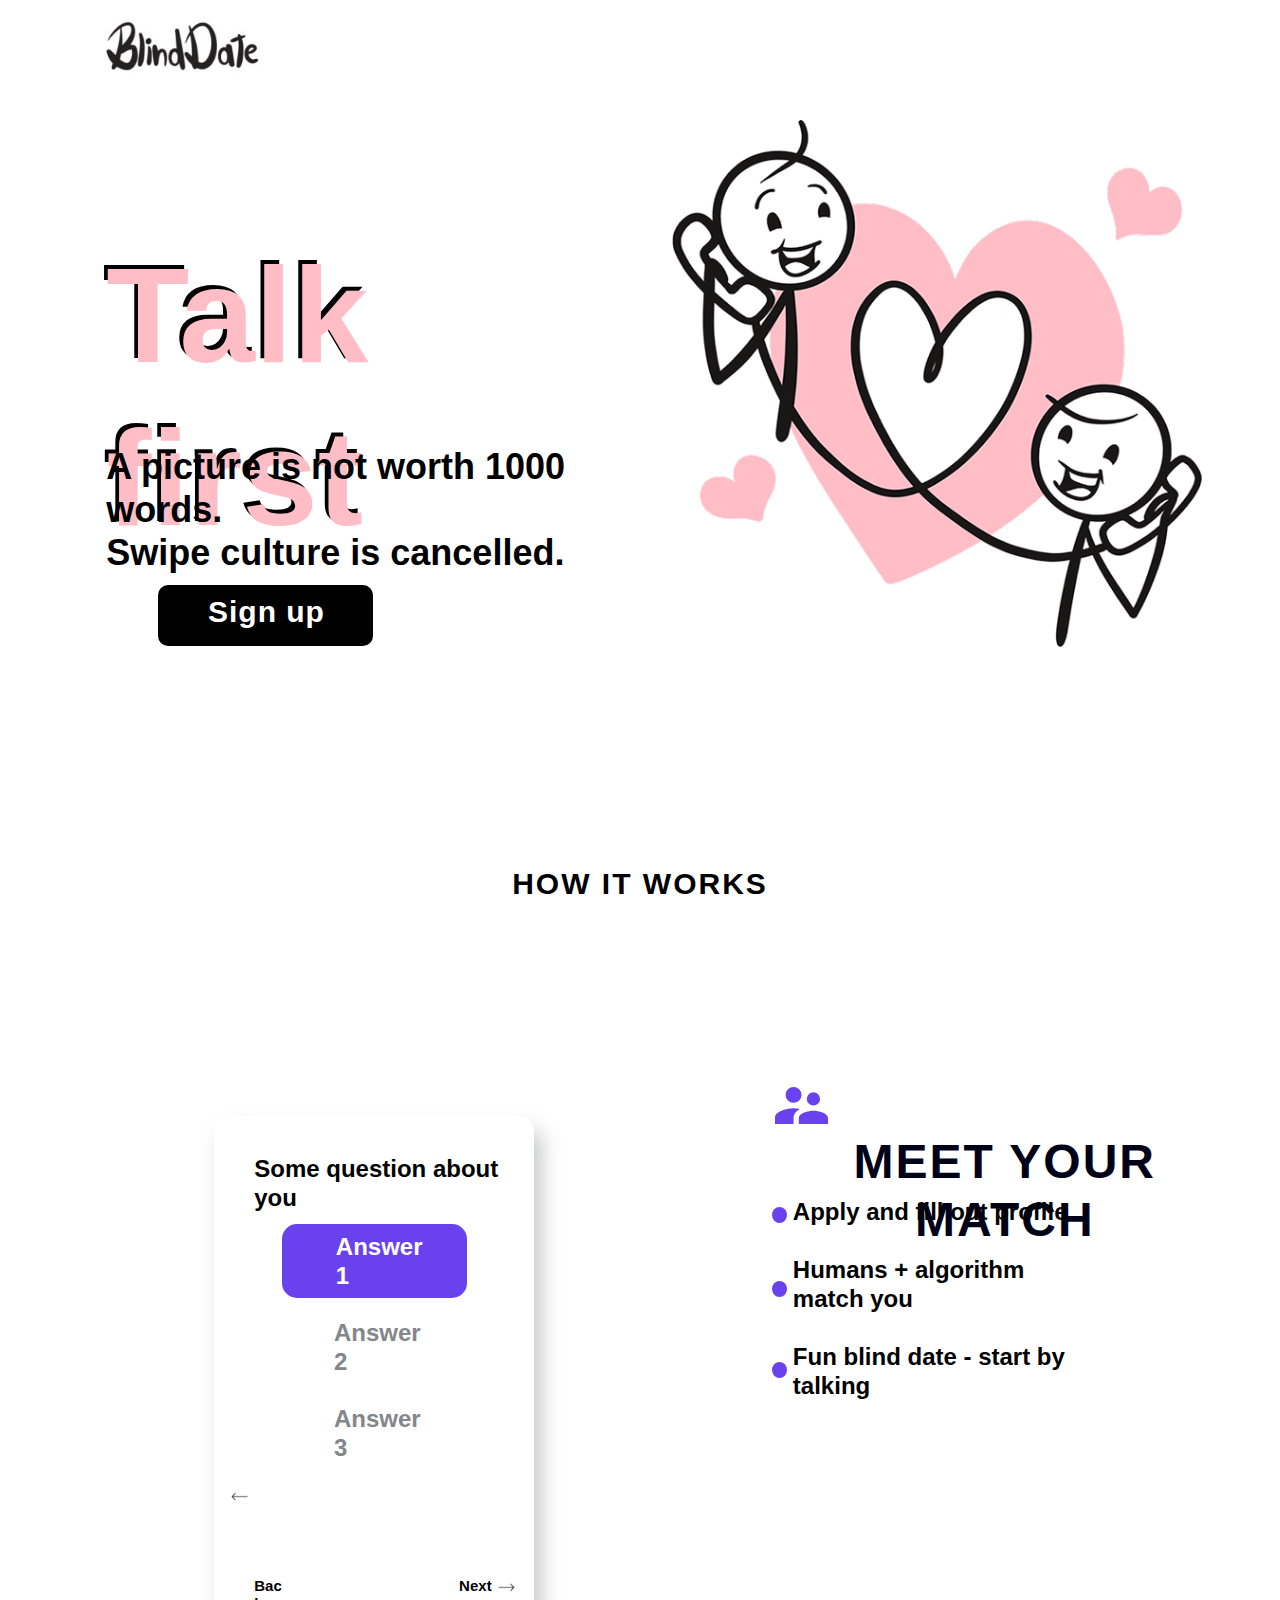
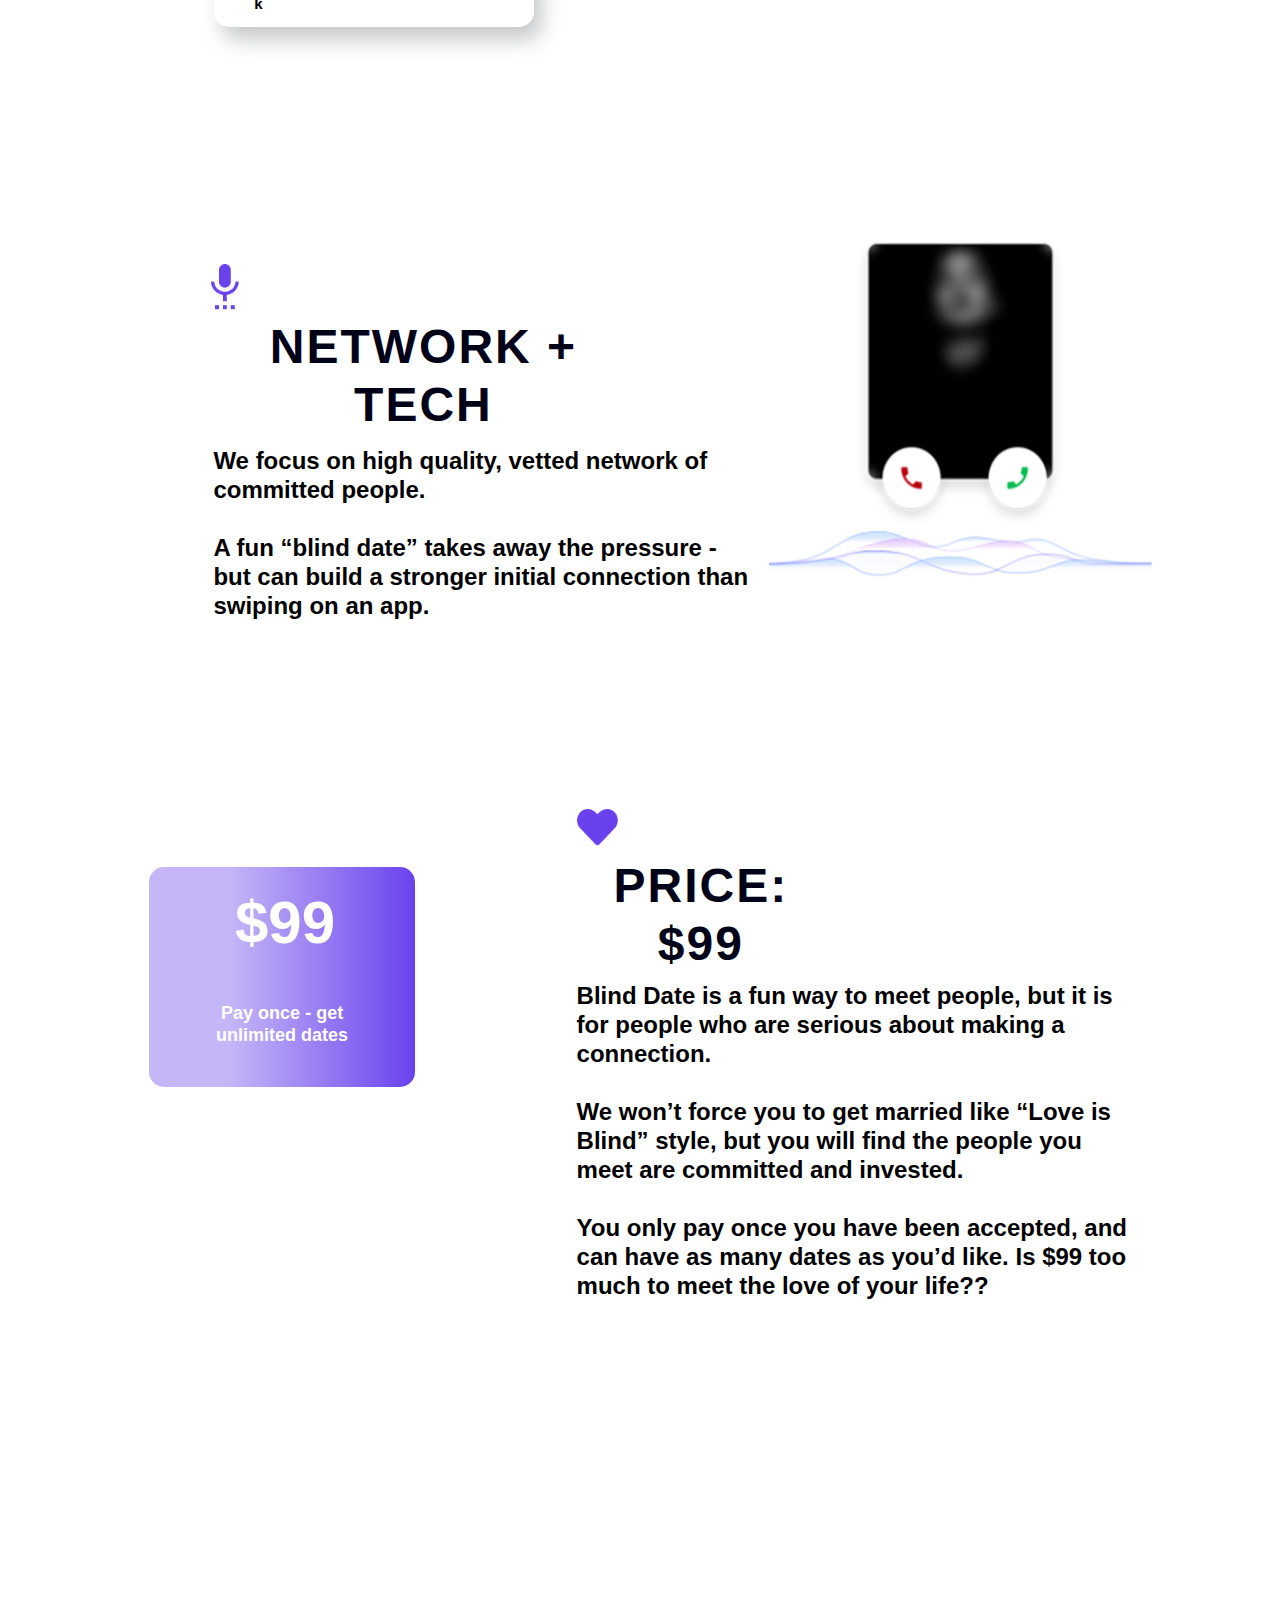
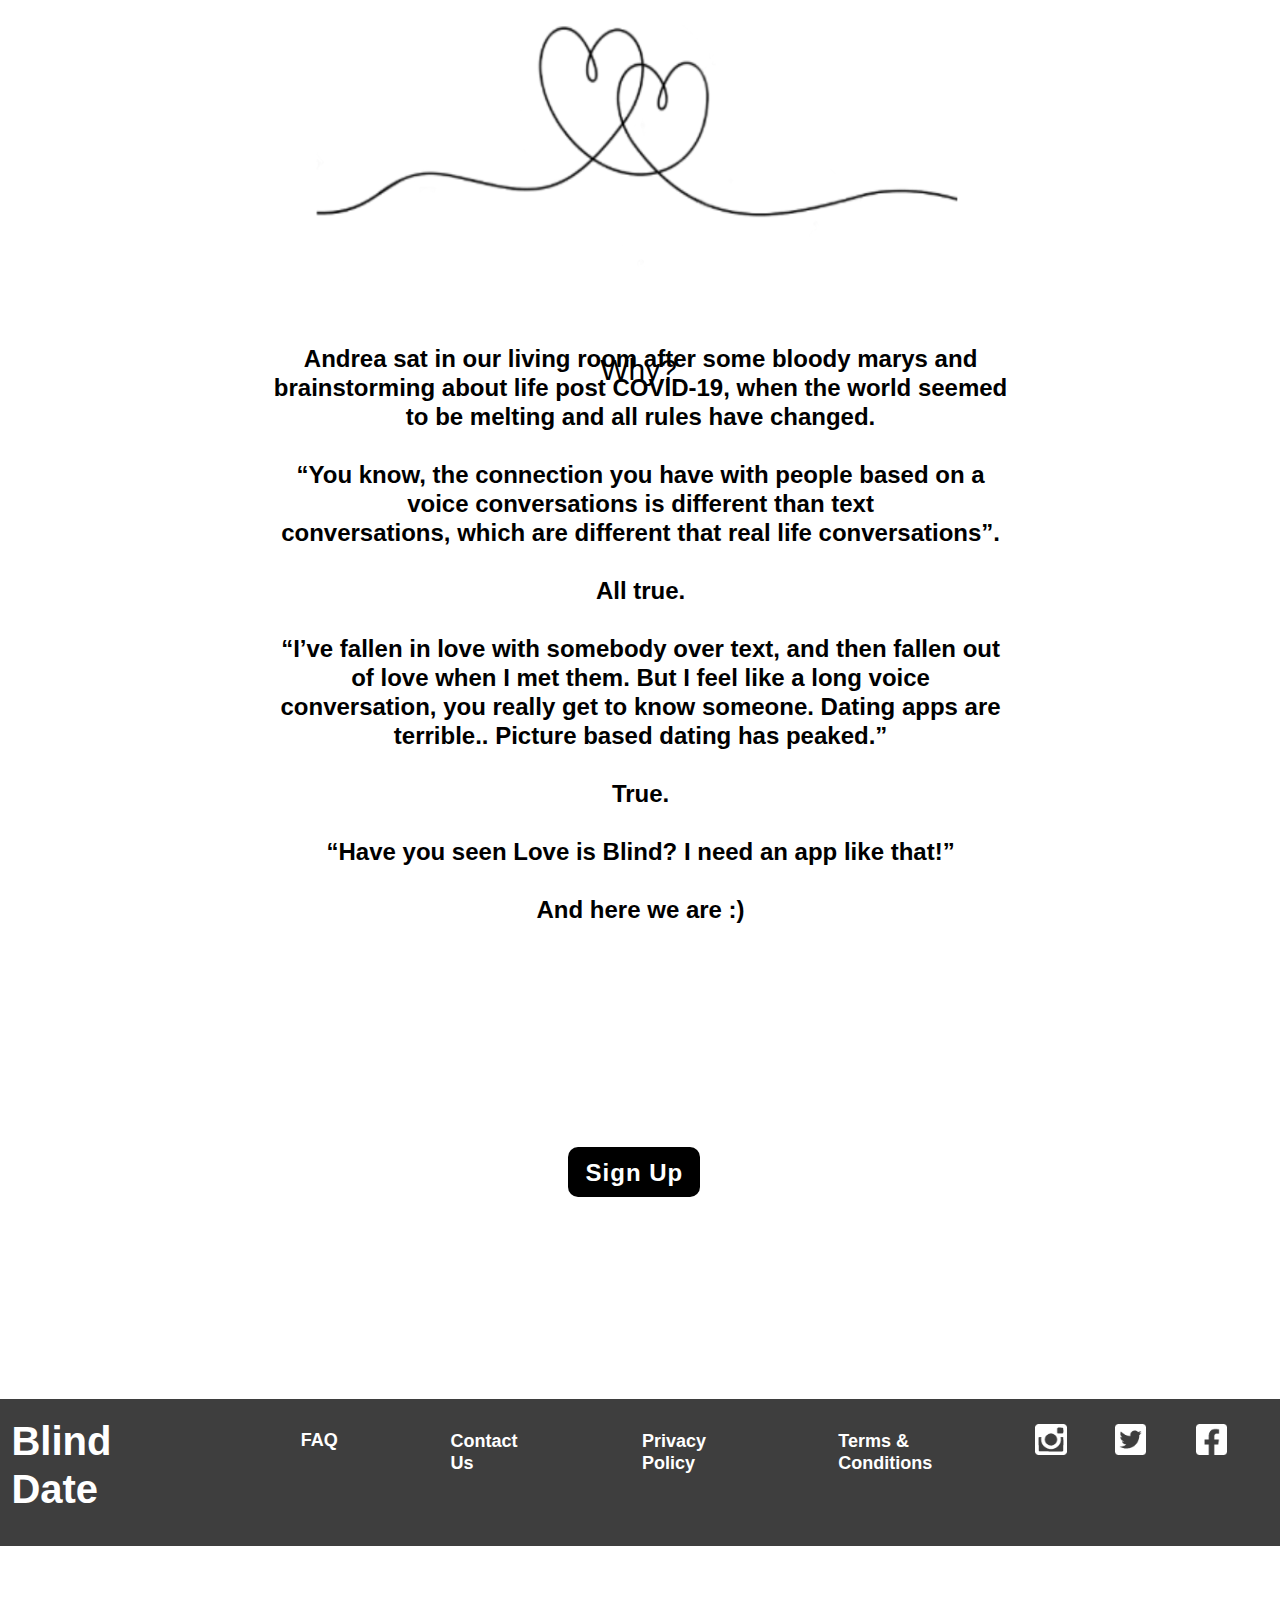
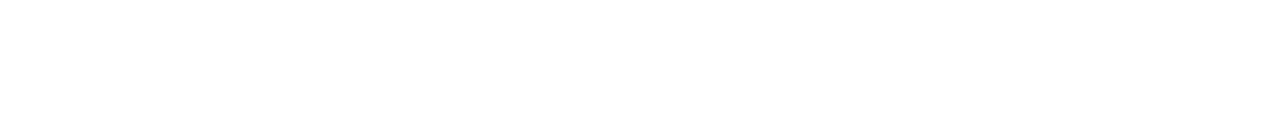
<file: index.html>
<!DOCTYPE html>
<html class="nojs html css_verticalspacer" lang="en-US">
 <head>

  <meta http-equiv="Content-type" content="text/html;charset=UTF-8"/>
  <meta name="generator" content="2018.1.0.386"/>
  <meta name="viewport" content="width=device-width, initial-scale=1.0"/>
  
  <script type="text/javascript">
   // Redirect to phone/tablet as necessary
(function(c,b,d){var a=function(){if(navigator.maxTouchPoints>1)return!0;if(window.matchMedia&&window.matchMedia("(-moz-touch-enabled)").matches)return!0;for(var a=["Webkit","Moz","O","ms","Khtml"],b=0,c=a.length;b<c;b++){var d=a[b]+"MaxTouchPoints";if(d in navigator&&navigator[d])return!0}try{return document.createEvent("TouchEvent"),!0}catch(f){}return!1}(),f=function(a){a+="=";for(var b=document.cookie.split(";"),c=0;c<b.length;c++){for(var d=b[c];d.charAt(0)==" ";)d=d.substring(1,d.length);if(d.indexOf(a)==
0)return d.substring(a.length,d.length)}return null};if(f("inbrowserediting")!="true"){var h,f=f("devicelock");f=="phone"&&d?h=d:f=="tablet"&&b&&(h=b);if(f!=c&&!h)if(window.matchMedia)window.matchMedia("(max-device-width: 415px)").matches&&d?h=d:window.matchMedia("(max-device-width: 960px)").matches&&b&&a&&(h=b);else{var c=Math.min(screen.width,screen.height)/(window.devicePixelRatio||1),f=window.screen.systemXDPI||0,g=window.screen.systemYDPI||0,f=f>0&&g>0?Math.min(screen.width/f,screen.height/g):
0;(c<=370||f!=0&&f<=3)&&d?h=d:c<=960&&b&&a&&(h=b)}if(h)document.location=h+(document.location.search||"")+(document.location.hash||""),document.write('<style type="text/css">body {visibility:hidden}</style>')}})("desktop","","phone/index.html");

// Update the 'nojs'/'js' class on the html node
document.documentElement.className = document.documentElement.className.replace(/\bnojs\b/g, 'js');

// Check that all required assets are uploaded and up-to-date
if(typeof Muse == "undefined") window.Muse = {}; window.Muse.assets = {"required":["museutils.js", "museconfig.js", "jquery.watch.js", "webpro.js", "musewpslideshow.js", "jquery.museoverlay.js", "touchswipe.js", "require.js", "jquery.museresponsive.js", "index.css"], "outOfDate":[]};
</script>
  
  <link media="only screen and (max-width: 370px)" rel="alternate" href="http://blinddate.com/phone/index.html"/>
  <title>BlindDate</title>
  <!-- CSS -->
  <link rel="stylesheet" type="text/css" href="css/site_global.css?crc=444006867"/>
  <link rel="stylesheet" type="text/css" href="css/index.css?crc=250106633" id="pagesheet"/>
  <!-- IE-only CSS -->
  <!--[if lt IE 9]>
  <link rel="stylesheet" type="text/css" href="css/iefonts_index.css?crc=3824530138"/>
  <link rel="stylesheet" type="text/css" href="css/nomq_index.css?crc=503463491" id="nomq_pagesheet"/>
  <![endif]-->
  <!-- Other scripts -->
  <script type="text/javascript">
   var __adobewebfontsappname__ = "muse";
</script>
  <!-- JS includes -->
  <script src="https://webfonts.creativecloud.com/lato:n7,n4:all.js" type="text/javascript"></script>
    <!--custom head HTML-->
  <style>html { overflow-x: hidden; }</style>
 </head>
 <body>

  <div class="breakpoint active" id="bp_infinity" data-min-width="1441"><!-- responsive breakpoint node -->
   <div class="clearfix borderbox" id="page"><!-- column -->
    <div class="clip_frame colelem" id="u47150"><!-- image -->
     <img class="block temp_no_img_src" id="u47150_img" data-orig-src="images/layer%208.jpg?crc=3942541402" alt="" data-heightwidthratio="0.31313131313131315" data-image-width="297" data-image-height="93" src="images/blank.gif?crc=4208392903"/>
    </div>
    <div class="clearfix colelem" id="pu45817"><!-- group -->
     <div class="clip_frame grpelem" id="u45817"><!-- image -->
      <img class="block temp_no_img_src" id="u45817_img" data-orig-src="images/stickfiguresdrawingsourcefile-crop-u45817.png?crc=4100808261" alt="" data-heightwidthratio="0.9940209267563528" data-image-width="669" data-image-height="665" src="images/blank.gif?crc=4208392903"/>
     </div>
     <div class="clearfix grpelem shared_content" id="u47031-4" data-sizePolicy="fixed" data-pintopage="page_fluidx" data-content-guid="u47031-4_content"><!-- content -->
      <p>Talk first</p>
     </div>
     <div class="clearfix grpelem shared_content" id="u47048-4" data-sizePolicy="fixed" data-pintopage="page_fluidx" data-content-guid="u47048-4_content"><!-- content -->
      <p>Talk first</p>
     </div>
     <div class="clearfix grpelem shared_content" id="u50627-6" data-content-guid="u50627-6_content"><!-- content -->
      <p>A picture is not worth 1000 words.</p>
      <p>Swipe culture is cancelled.</p>
     </div>
     <div class="PamphletWidget clearfix allow_click_through grpelem" id="pamphletu51276" data-visibility="changed" style="visibility:hidden"><!-- none box -->
      <div class="ThumbGroup clearfix grpelem" data-col-pos="0" id="u51279"><!-- none box -->
       <div class="popup_anchor allow_click_through grpelem" data-col-pos="0" id="u51282popup">
        <div class="Thumb popup_element transition clearfix" data-col-pos="0" id="u51282"><!-- group -->
         <div class="Button rounded-corners clearfix grpelem" id="buttonu51066" data-sizePolicy="fixed" data-pintopage="page_fluidx"><!-- container box -->
          <div class="clearfix grpelem shared_content" id="u51067-4" data-sizePolicy="fixed" data-pintopage="page_fixedLeft" data-content-guid="u51067-4_content"><!-- content -->
           <p>Sign up</p>
          </div>
         </div>
        </div>
       </div>
      </div>
      <div class="popup_anchor allow_click_through grpelem" data-col-pos="1" id="u51287popup">
       <div class="ContainerGroup clearfix" data-col-pos="1" id="u51287"><!-- stack box -->
        <div class="Container invi borderbox clearfix grpelem" data-col-pos="0" id="u51290"><!-- group -->
         <div class="grpelem shared_content" id="u55480" data-content-guid="u55480_content"><!-- custom html -->
             <style type="text/css">

    textarea { background-color: #FFFFFF; border: 1px solid #CACACA; padding: 3px; margin: 2px 0 33px 155px; width: 480px; height: 76px; font: 14px Lato, sans-serif; }

    form { font: 12px Lato, sans-serif; font-weight: bold; color: #214598; }

    #submit-button { width: 140px; height: 50px; color: #FFFFFF; background-color: #000000;  margin: 2px 0 8px 155px; font: Lato, sans-serif; font-size: xx-large; font-weight: bold; cursor: pointer; }

    #submit-button:hover { background-color: #000000; color: #FFFFFF; cursor: pointer; }

    input { background-color: #FFFFFF; border: 1px solid #cacaca; padding: 3px; margin: 2px 0 8px 155px; width: 480px; height: 24px; float:left; font: 14px Lato, sans-serif; height: 25px; }

    </style>

    <form name="contact" method="POST" data-netlify="true" >

    <input type="text"  name="name" value=""  />
    <br>

    <input type="text" id="email" name="email" value="" />
    <br>

    <input type="submit" value="Send" id="submit-button" />

    </form>

         </div>
         <div class="clearfix grpelem shared_content" id="u51773-4" data-content-guid="u51773-4_content"><!-- content -->
          <p>Enter Your Email</p>
         </div>
         <div class="clearfix grpelem shared_content" id="u55505-4" data-content-guid="u55505-4_content"><!-- content -->
          <p>Enter Your Name</p>
         </div>
        </div>
       </div>
      </div>
     </div>
    </div>
    <div class="browser_width colelem shared_content" id="u346-4-bw" data-content-guid="u346-4-bw_content">
     <div class="clearfix" id="u346-4"><!-- content -->
      <p id="u346-2">How it works</p>
     </div>
    </div>
    <div class="clearfix colelem" id="ppu47230"><!-- group -->
     <div class="clearfix grpelem" id="pu47230"><!-- column -->
      <div class="clip_frame colelem" id="u47230"><!-- svg -->
       <img class="svg svg_mar temp_no_img_src" id="u47226" data-orig-src="images/icon-material-supervisor-account.svg?crc=3905428007" onload="this.style.height=(this.offsetWidth*56/79)+'px'" alt="" data-mu-svgfallback="images/icon%20material-supervisor-account_poster_.png?crc=3819930833" data-heightwidthratio="0.7088607594936709" data-image-width="79" data-image-height="56" src="images/blank.gif?crc=4208392903"/>
      </div>
      <div class="clearfix colelem shared_content" id="u3915-4" data-content-guid="u3915-4_content"><!-- content -->
       <p id="u3915-2">Meet your match</p>
      </div>
      <div class="clearfix colelem shared_content" id="ppu47296" data-content-guid="ppu47296_content"><!-- group -->
       <div class="clearfix grpelem" id="pu47296"><!-- column -->
        <div class="rounded-corners colelem shared_content" id="u47296" data-content-guid="u47296_content"><!-- simple frame --></div>
        <div class="rounded-corners colelem shared_content" id="u47313" data-content-guid="u47313_content"><!-- simple frame --></div>
        <div class="rounded-corners colelem shared_content" id="u47358" data-content-guid="u47358_content"><!-- simple frame --></div>
       </div>
       <div class="clearfix grpelem shared_content" id="u47279-10" data-content-guid="u47279-10_content"><!-- content -->
        <p>Apply and fill out profile</p>
        <p>&nbsp;</p>
        <p>Humans + algorithm match you</p>
        <p>&nbsp;</p>
        <p>Fun blind date - start by talking</p>
       </div>
      </div>
     </div>
     <div class="shadow rounded-corners clearfix grpelem" id="u47420"><!-- column -->
      <div class="clearfix colelem shared_content" id="u47471-4" data-content-guid="u47471-4_content"><!-- content -->
       <p>Some question about you</p>
      </div>
      <div class="rounded-corners clearfix colelem shared_content" id="u47437" data-content-guid="u47437_content"><!-- group -->
       <div class="clearfix grpelem" id="u47454-4"><!-- content -->
        <p>Answer 1</p>
       </div>
      </div>
      <div class="clearfix colelem shared_content" id="u47488-4" data-content-guid="u47488-4_content"><!-- content -->
       <p>Answer 2</p>
      </div>
      <div class="clearfix colelem shared_content" id="u47533-4" data-content-guid="u47533-4_content"><!-- content -->
       <p>Answer 3</p>
      </div>
      <div class="clearfix colelem" id="pu47727-4"><!-- group -->
       <div class="clearfix grpelem shared_content" id="u47727-4" data-content-guid="u47727-4_content"><!-- content -->
        <p>Back</p>
       </div>
       <div class="clearfix grpelem shared_content" id="u47710-4" data-content-guid="u47710-4_content"><!-- content -->
        <p>Next</p>
       </div>
       <div class="clip_frame grpelem" id="u47595"><!-- image -->
        <img class="block temp_no_img_src" id="u47595_img" data-orig-src="images/icons8_long_arrow_left_50.png?crc=3974777448" alt="" data-heightwidthratio="0.9642857142857143" data-image-width="28" data-image-height="27" src="images/blank.gif?crc=4208392903"/>
       </div>
      </div>
     </div>
     <div class="clip_frame grpelem" id="u47633" data-mu-ie-matrix="progid:DXImageTransform.Microsoft.Matrix(M11=-1,M12=0,M21=0,M22=-1,SizingMethod='auto expand')" data-mu-ie-matrix-dx="0" data-mu-ie-matrix-dy="0"><!-- image -->
      <img class="block temp_no_img_src" id="u47633_img" data-orig-src="images/icons8_long_arrow_left_50.png?crc=3974777448" alt="" data-heightwidthratio="0.9642857142857143" data-image-width="28" data-image-height="27" src="images/blank.gif?crc=4208392903"/>
     </div>
    </div>
    <div class="clearfix colelem" id="ppu47953"><!-- group -->
     <div class="clearfix grpelem" id="pu47953"><!-- column -->
      <div class="clip_frame colelem" id="u47953"><!-- image -->
       <img class="block temp_no_img_src" id="u47953_img" data-orig-src="images/icon_metro_settings_voice.png?crc=370515536" alt="" data-heightwidthratio="1.6341463414634145" data-image-width="41" data-image-height="67" src="images/blank.gif?crc=4208392903"/>
      </div>
      <div class="clearfix colelem shared_content" id="u47784-4" data-content-guid="u47784-4_content"><!-- content -->
       <p id="u47784-2">Network + Tech</p>
      </div>
      <div class="clearfix colelem shared_content" id="u47787-7" data-content-guid="u47787-7_content"><!-- content -->
       <p>We focus on high quality, vetted network of committed people.</p>
       <p>&nbsp;</p>
       <p>A fun “blind date” takes away the pressure - but can build a stronger initial connection than swiping on an app.</p>
      </div>
     </div>
     <div class="clip_frame grpelem" id="u48067"><!-- image -->
      <img class="block temp_no_img_src" id="u48067_img" data-orig-src="images/component_1___4%402x-crop-u48067.png?crc=37196274" alt="" data-heightwidthratio="0.9323843416370107" data-image-width="562" data-image-height="524" src="images/blank.gif?crc=4208392903"/>
     </div>
    </div>
    <div class="clip_frame colelem" id="u49148"><!-- image -->
     <img class="block temp_no_img_src" id="u49148_img" data-orig-src="images/icon_awesome_heart.png?crc=3962563172" alt="" data-heightwidthratio="0.8888888888888888" data-image-width="63" data-image-height="56" src="images/blank.gif?crc=4208392903"/>
    </div>
    <div class="clearfix colelem shared_content" id="pu49150" data-content-guid="pu49150_content"><!-- group -->
     <div class="gradient rounded-corners clearfix grpelem shared_content" id="u49150" data-content-guid="u49150_content"><!-- column -->
      <div class="clearfix colelem" id="u49151-4" data-sizePolicy="fixed" data-pintopage="page_fluidx"><!-- content -->
       <p>$99</p>
      </div>
      <div class="clearfix colelem" id="u49152-4"><!-- content -->
       <p>Pay once - get unlimited dates</p>
      </div>
     </div>
     <div class="clearfix grpelem" id="pu49146-4"><!-- column -->
      <div class="clearfix colelem shared_content" id="u49146-4" data-content-guid="u49146-4_content"><!-- content -->
       <p id="u49146-2">Price: $99</p>
      </div>
      <div class="clearfix colelem shared_content" id="u49147-10" data-content-guid="u49147-10_content"><!-- content -->
       <p>Blind Date is a fun way to meet people, but it is for people who are serious about making a connection.</p>
       <p>&nbsp;</p>
       <p>We won’t force you to get married like “Love is Blind” style, but you will find the people you meet are committed and invested.</p>
       <p>&nbsp;</p>
       <p>You only pay once you have been accepted, and can have as many dates as you’d like. Is $99 too much to meet the love of your life??</p>
      </div>
     </div>
    </div>
    <div class="clip_frame colelem" id="u48976"><!-- image -->
     <img class="block temp_no_img_src" id="u48976_img" data-orig-src="images/mask_group_2-crop-u48976.png?crc=4280221282" alt="" data-heightwidthratio="0.3721461187214612" data-image-width="876" data-image-height="326" src="images/blank.gif?crc=4208392903"/>
    </div>
    <div class="clearfix colelem shared_content" id="u48978-4" data-content-guid="u48978-4_content"><!-- content -->
     <p>Why?</p>
    </div>
    <div class="clearfix colelem shared_content" id="u50383-24" data-content-guid="u50383-24_content"><!-- content -->
     <p>Andrea sat in our living room after some bloody marys and brainstorming about life post COVID-19, when the world seemed to be melting and all rules have changed.</p>
     <p>&nbsp;</p>
     <p>“You know, the connection you have with people based on a voice conversations is different than text</p>
     <p>conversations, which are different that real life conversations”.</p>
     <p>&nbsp;</p>
     <p>All true.</p>
     <p>&nbsp;</p>
     <p>“I’ve fallen in love with somebody over text, and then fallen out of love when I met them. But I feel like a long voice conversation, you really get to know someone. Dating apps are terrible.. Picture based dating has peaked.”</p>
     <p>&nbsp;</p>
     <p>True.</p>
     <p>&nbsp;</p>
     <p>“Have you seen Love is Blind? I need an app like that!”</p>
     <p>&nbsp;</p>
     <p>And here we are :)</p>
    </div>
    <div class="PamphletWidget clearfix allow_click_through colelem" id="pamphletu56427" data-visibility="changed" style="visibility:hidden"><!-- none box -->
     <div class="position_content" id="pamphletu56427_position_content">
      <div class="ThumbGroup clearfix colelem" data-col-pos="0" id="u56430"><!-- none box -->
       <div class="popup_anchor allow_click_through grpelem" data-col-pos="0" id="u56433popup">
        <div class="Thumb popup_element clearfix" data-col-pos="0" id="u56433"><!-- group -->
         <div class="Button rounded-corners clearfix grpelem shared_content" id="buttonu56532" data-visibility="changed" style="visibility:hidden" data-content-guid="buttonu56532_content"><!-- container box -->
          <div class="clearfix grpelem" id="u56533-4"><!-- content -->
           <p>Sign Up</p>
          </div>
         </div>
        </div>
       </div>
      </div>
      <div class="popup_anchor allow_click_through colelem" data-col-pos="1" id="u56434popup">
       <div class="ContainerGroup clearfix" data-col-pos="1" id="u56434"><!-- stack box -->
        <div class="Container invi borderbox clearfix grpelem" data-col-pos="0" id="u56437"><!-- group -->
         <div class="clearfix grpelem shared_content" id="u56570-4" data-content-guid="u56570-4_content"><!-- content -->
          <p>Enter Your Email</p>
         </div>
         <div class="grpelem shared_content" id="u56571" data-content-guid="u56571_content"><!-- custom html -->
             <style type="text/css">

    textarea { background-color: #FFFFFF; border: 1px solid #CACACA; padding: 3px; margin: 2px 0 33px 155px; width: 547px; height: 76px; font: 14px Lato, sans-serif; }

    form { font: 12px Lato, sans-serif; font-weight: bold; color: #214598; }

    #submit-button { width: 140px; height: 50px; color: #FFFFFF; background-color: #000000;  margin: 2px 0 8px 155px; font: Lato, sans-serif; font-size: xx-large; font-weight: bold; cursor: pointer; }

    #submit-button:hover { background-color: #000000; color: #FFFFFF; cursor: pointer; }

    input { background-color: #FFFFFF; border: 1px solid #cacaca; padding: 3px; margin: 2px 0 8px 155px; width: 547px; height: 24px; float:left; font: 14px Lato, sans-serif; height: 25px; }

    </style>

    <form name="contact" method="POST" action="send_form_email.php" data-netlify="true" >

    <input type="text"  name="name" value=""  />
    <br>

    <input type="text" id="email" name="email" value="" />
    <br>

    <input type="submit" value="Send" id="submit-button" />

    </form>

         </div>
         <div class="clearfix grpelem shared_content" id="u56572-4" data-content-guid="u56572-4_content"><!-- content -->
          <p>Enter Your Name</p>
         </div>
        </div>
       </div>
      </div>
     </div>
    </div>
    <div class="clearfix colelem" id="pu50478"><!-- group -->
     <div class="browser_width grpelem" id="u50478-bw">
      <div id="u50478"><!-- group -->
       <div class="clearfix" id="u50478_align_to_page">
        <div class="clearfix grpelem shared_content" id="u49668-4" data-content-guid="u49668-4_content"><!-- content -->
         <p>Blind Date</p>
        </div>
        <div class="clearfix grpelem shared_content" id="u49544-4" data-content-guid="u49544-4_content"><!-- content -->
         <p>FAQ</p>
        </div>
        <div class="clearfix grpelem shared_content" id="u49561-4" data-content-guid="u49561-4_content"><!-- content -->
         <p>Contact Us</p>
        </div>
        <div class="clearfix grpelem shared_content" id="u49623-4" data-content-guid="u49623-4_content"><!-- content -->
         <p>Privacy Policy</p>
        </div>
        <div class="clearfix grpelem shared_content" id="u49578-4" data-content-guid="u49578-4_content"><!-- content -->
         <p>Terms &amp; Conditions</p>
        </div>
        <div class="clip_frame grpelem" id="u49506"><!-- image -->
         <img class="block temp_no_img_src" id="u49506_img" data-orig-src="images/icon_zocial_instagram.png?crc=231828135" alt="" data-heightwidthratio="1" data-image-width="47" data-image-height="47" src="images/blank.gif?crc=4208392903"/>
        </div>
        <div class="clip_frame grpelem" id="u49468"><!-- image -->
         <img class="block temp_no_img_src" id="u49468_img" data-orig-src="images/icon_awesome_twitter_square.png?crc=3839598183" alt="" data-heightwidthratio="1" data-image-width="47" data-image-height="47" src="images/blank.gif?crc=4208392903"/>
        </div>
        <div class="clip_frame grpelem" id="u49430"><!-- image -->
         <img class="block temp_no_img_src" id="u49430_img" data-orig-src="images/icon_awesome_facebook_square.png?crc=4217703418" alt="" data-heightwidthratio="1" data-image-width="47" data-image-height="47" src="images/blank.gif?crc=4208392903"/>
        </div>
       </div>
      </div>
     </div>
     <div class="browser_width grpelem shared_content" id="u50425-3-bw" data-content-guid="u50425-3-bw_content">
      <div class="clearfix" id="u50425-3"><!-- content -->
       <p>&nbsp;</p>
      </div>
     </div>
    </div>
   </div>
  </div>
  <div class="breakpoint" id="bp_1440" data-min-width="1351" data-max-width="1440"><!-- responsive breakpoint node -->
   <div class="clearfix borderbox temp_no_id" data-orig-id="page"><!-- column -->
    <div class="position_content" id="page_position_content">
     <div class="clip_frame colelem temp_no_id" data-orig-id="u47150"><!-- image -->
      <img class="block temp_no_id temp_no_img_src" data-orig-src="images/layer%208.jpg?crc=3942541402" alt="" data-heightwidthratio="0.31390134529147984" data-image-width="223" data-image-height="70" data-orig-id="u47150_img" src="images/blank.gif?crc=4208392903"/>
     </div>
     <div class="clearfix colelem temp_no_id" data-orig-id="pu45817"><!-- group -->
      <div class="clip_frame grpelem temp_no_id" data-orig-id="u45817"><!-- image -->
       <img class="block temp_no_id temp_no_img_src" data-orig-src="images/stickfiguresdrawingsourcefile-crop-u458172.png?crc=451295992" alt="" data-heightwidthratio="0.9949664429530202" data-image-width="596" data-image-height="593" data-orig-id="u45817_img" src="images/blank.gif?crc=4208392903"/>
      </div>
      <span class="clearfix grpelem placeholder" data-placeholder-for="u47031-4_content"><!-- placeholder node --></span>
      <span class="clearfix grpelem placeholder" data-placeholder-for="u47048-4_content"><!-- placeholder node --></span>
      <span class="clearfix grpelem placeholder" data-placeholder-for="u50627-6_content"><!-- placeholder node --></span>
      <div class="PamphletWidget clearfix allow_click_through grpelem temp_no_id" data-visibility="changed" style="visibility:hidden" data-orig-id="pamphletu51276"><!-- none box -->
       <div class="ThumbGroup clearfix colelem temp_no_id" data-col-pos="0" data-orig-id="u51279"><!-- none box -->
        <div class="popup_anchor allow_click_through grpelem temp_no_id" data-col-pos="0" data-orig-id="u51282popup">
         <div class="Thumb popup_element transition clearfix temp_no_id" data-col-pos="0" data-orig-id="u51282"><!-- group -->
          <div class="Button rounded-corners clearfix grpelem temp_no_id" data-visibility="changed" style="visibility:hidden" data-orig-id="buttonu51066"><!-- container box -->
           <span class="clearfix grpelem placeholder" data-placeholder-for="u51067-4_content"><!-- placeholder node --></span>
          </div>
         </div>
        </div>
       </div>
       <div class="popup_anchor allow_click_through colelem temp_no_id" data-col-pos="1" data-orig-id="u51287popup">
        <div class="ContainerGroup clearfix temp_no_id" data-col-pos="1" data-orig-id="u51287"><!-- stack box -->
         <div class="Container invi borderbox clearfix grpelem temp_no_id" data-col-pos="0" data-orig-id="u51290"><!-- group -->
          <span class="grpelem placeholder" data-placeholder-for="u55480_content"><!-- placeholder node --></span>
          <span class="clearfix grpelem placeholder" data-placeholder-for="u51773-4_content"><!-- placeholder node --></span>
          <span class="clearfix grpelem placeholder" data-placeholder-for="u55505-4_content"><!-- placeholder node --></span>
         </div>
        </div>
       </div>
      </div>
     </div>
     <span class="browser_width colelem placeholder" data-placeholder-for="u346-4-bw_content"><!-- placeholder node --></span>
     <div class="clearfix colelem temp_no_id" data-orig-id="ppu47230"><!-- group -->
      <div class="clearfix grpelem temp_no_id" data-orig-id="pu47230"><!-- column -->
       <div class="clip_frame colelem temp_no_id" data-orig-id="u47230"><!-- svg -->
        <img class="svg svg_mar temp_no_id temp_no_img_src" data-orig-src="images/icon-material-supervisor-account.svg?crc=3905428007" onload="this.style.height=(this.offsetWidth*42/59.250000000000114)+'px'" alt="" data-mu-svgfallback="images/icon%20material-supervisor-account_poster_.png?crc=3819930833" data-heightwidthratio="0.711864406779661" data-image-width="59" data-image-height="42" data-orig-id="u47226" src="images/blank.gif?crc=4208392903"/>
       </div>
       <span class="clearfix colelem placeholder" data-placeholder-for="u3915-4_content"><!-- placeholder node --></span>
       <span class="clearfix colelem placeholder" data-placeholder-for="ppu47296_content"><!-- placeholder node --></span>
      </div>
      <div class="shadow rounded-corners clearfix grpelem temp_no_id" data-orig-id="u47420"><!-- column -->
       <span class="clearfix colelem placeholder" data-placeholder-for="u47471-4_content"><!-- placeholder node --></span>
       <span class="rounded-corners clearfix colelem placeholder" data-placeholder-for="u47437_content"><!-- placeholder node --></span>
       <span class="clearfix colelem placeholder" data-placeholder-for="u47488-4_content"><!-- placeholder node --></span>
       <span class="clearfix colelem placeholder" data-placeholder-for="u47533-4_content"><!-- placeholder node --></span>
       <div class="clearfix colelem temp_no_id" data-orig-id="pu47727-4"><!-- group -->
        <span class="clearfix grpelem placeholder" data-placeholder-for="u47727-4_content"><!-- placeholder node --></span>
        <span class="clearfix grpelem placeholder" data-placeholder-for="u47710-4_content"><!-- placeholder node --></span>
        <div class="clip_frame grpelem temp_no_id" data-orig-id="u47595"><!-- image -->
         <img class="block temp_no_id temp_no_img_src" data-orig-src="images/icons8_long_arrow_left_50.png?crc=3974777448" alt="" data-heightwidthratio="1" data-image-width="21" data-image-height="21" data-orig-id="u47595_img" src="images/blank.gif?crc=4208392903"/>
        </div>
       </div>
      </div>
      <div class="clip_frame grpelem temp_no_id" data-mu-ie-matrix="progid:DXImageTransform.Microsoft.Matrix(M11=-1,M12=0,M21=0,M22=-1,SizingMethod='auto expand')" data-mu-ie-matrix-dx="0" data-mu-ie-matrix-dy="0" data-orig-id="u47633"><!-- image -->
       <img class="block temp_no_id temp_no_img_src" data-orig-src="images/icons8_long_arrow_left_50.png?crc=3974777448" alt="" data-heightwidthratio="1" data-image-width="21" data-image-height="21" data-orig-id="u47633_img" src="images/blank.gif?crc=4208392903"/>
      </div>
     </div>
     <div class="clearfix colelem temp_no_id" data-orig-id="ppu47953"><!-- group -->
      <div class="clearfix grpelem temp_no_id" data-orig-id="pu47953"><!-- column -->
       <div class="clip_frame colelem temp_no_id" data-orig-id="u47953"><!-- image -->
        <img class="block temp_no_id temp_no_img_src" data-orig-src="images/icon_metro_settings_voice.png?crc=370515536" alt="" data-heightwidthratio="1.6451612903225807" data-image-width="31" data-image-height="51" data-orig-id="u47953_img" src="images/blank.gif?crc=4208392903"/>
       </div>
       <span class="clearfix colelem placeholder" data-placeholder-for="u47784-4_content"><!-- placeholder node --></span>
       <span class="clearfix colelem placeholder" data-placeholder-for="u47787-7_content"><!-- placeholder node --></span>
      </div>
      <div class="clip_frame grpelem temp_no_id" data-orig-id="u48067"><!-- image -->
       <img class="block temp_no_id temp_no_img_src" data-orig-src="images/component_1___4%402x-crop-u480672.png?crc=117711521" alt="" data-heightwidthratio="0.9312796208530806" data-image-width="422" data-image-height="393" data-orig-id="u48067_img" src="images/blank.gif?crc=4208392903"/>
      </div>
     </div>
     <div class="clip_frame colelem temp_no_id" data-orig-id="u49148"><!-- image -->
      <img class="block temp_no_id temp_no_img_src" data-orig-src="images/icon_awesome_heart.png?crc=3962563172" alt="" data-heightwidthratio="0.8936170212765957" data-image-width="47" data-image-height="42" data-orig-id="u49148_img" src="images/blank.gif?crc=4208392903"/>
     </div>
     <span class="clearfix colelem placeholder" data-placeholder-for="pu49150_content"><!-- placeholder node --></span>
     <div class="clip_frame colelem temp_no_id" data-orig-id="u48976"><!-- image -->
      <img class="block temp_no_id temp_no_img_src" data-orig-src="images/mask_group_2-crop-u489762.png?crc=3975792854" alt="" data-heightwidthratio="0.3729071537290715" data-image-width="657" data-image-height="245" data-orig-id="u48976_img" src="images/blank.gif?crc=4208392903"/>
     </div>
     <span class="clearfix colelem placeholder" data-placeholder-for="u48978-4_content"><!-- placeholder node --></span>
     <span class="clearfix colelem placeholder" data-placeholder-for="u50383-24_content"><!-- placeholder node --></span>
     <div class="clearfix colelem temp_no_id" data-orig-id="pu50478"><!-- group -->
      <div class="browser_width grpelem temp_no_id" data-orig-id="u50478-bw">
       <div class="temp_no_id" data-orig-id="u50478"><!-- group -->
        <div class="clearfix temp_no_id" data-orig-id="u50478_align_to_page">
         <span class="clearfix grpelem placeholder" data-placeholder-for="u49668-4_content"><!-- placeholder node --></span>
         <span class="clearfix grpelem placeholder" data-placeholder-for="u49544-4_content"><!-- placeholder node --></span>
         <span class="clearfix grpelem placeholder" data-placeholder-for="u49561-4_content"><!-- placeholder node --></span>
         <span class="clearfix grpelem placeholder" data-placeholder-for="u49623-4_content"><!-- placeholder node --></span>
         <span class="clearfix grpelem placeholder" data-placeholder-for="u49578-4_content"><!-- placeholder node --></span>
         <div class="clip_frame grpelem temp_no_id" data-orig-id="u49506"><!-- image -->
          <img class="block temp_no_id temp_no_img_src" data-orig-src="images/icon_zocial_instagram.png?crc=231828135" alt="" data-heightwidthratio="1" data-image-width="35" data-image-height="35" data-orig-id="u49506_img" src="images/blank.gif?crc=4208392903"/>
         </div>
         <div class="clip_frame grpelem temp_no_id" data-orig-id="u49468"><!-- image -->
          <img class="block temp_no_id temp_no_img_src" data-orig-src="images/icon_awesome_twitter_square.png?crc=3839598183" alt="" data-heightwidthratio="1" data-image-width="35" data-image-height="35" data-orig-id="u49468_img" src="images/blank.gif?crc=4208392903"/>
         </div>
         <div class="clip_frame grpelem temp_no_id" data-orig-id="u49430"><!-- image -->
          <img class="block temp_no_id temp_no_img_src" data-orig-src="images/icon_awesome_facebook_square.png?crc=4217703418" alt="" data-heightwidthratio="1" data-image-width="35" data-image-height="35" data-orig-id="u49430_img" src="images/blank.gif?crc=4208392903"/>
         </div>
        </div>
       </div>
      </div>
      <span class="browser_width grpelem placeholder" data-placeholder-for="u50425-3-bw_content"><!-- placeholder node --></span>
      <div class="PamphletWidget clearfix allow_click_through grpelem temp_no_id" data-visibility="changed" style="visibility:hidden" data-orig-id="pamphletu56427"><!-- none box -->
       <div class="position_content temp_no_id" data-orig-id="pamphletu56427_position_content">
        <div class="ThumbGroup clearfix colelem temp_no_id" data-col-pos="0" data-orig-id="u56430"><!-- none box -->
         <div class="popup_anchor allow_click_through grpelem temp_no_id" data-col-pos="0" data-orig-id="u56433popup">
          <div class="Thumb popup_element clearfix temp_no_id" data-col-pos="0" data-orig-id="u56433"><!-- group -->
           <span class="Button rounded-corners clearfix grpelem placeholder" data-placeholder-for="buttonu56532_content"><!-- placeholder node --></span>
          </div>
         </div>
        </div>
        <div class="popup_anchor allow_click_through colelem temp_no_id" data-col-pos="1" data-orig-id="u56434popup">
         <div class="ContainerGroup clearfix temp_no_id" data-col-pos="1" data-orig-id="u56434"><!-- stack box -->
          <div class="Container invi borderbox clearfix grpelem temp_no_id" data-col-pos="0" data-orig-id="u56437"><!-- group -->
           <span class="clearfix grpelem placeholder" data-placeholder-for="u56570-4_content"><!-- placeholder node --></span>
           <span class="grpelem placeholder" data-placeholder-for="u56571_content"><!-- placeholder node --></span>
           <span class="clearfix grpelem placeholder" data-placeholder-for="u56572-4_content"><!-- placeholder node --></span>
          </div>
         </div>
        </div>
       </div>
      </div>
     </div>
    </div>
   </div>
  </div>
  <div class="breakpoint" id="bp_1350" data-min-width="908" data-max-width="1350"><!-- responsive breakpoint node -->
   <div class="clearfix borderbox temp_no_id" data-orig-id="page"><!-- group -->
    <div class="clearfix grpelem" id="pu47150"><!-- column -->
     <div class="clip_frame colelem temp_no_id" data-orig-id="u47150"><!-- image -->
      <img class="block temp_no_id temp_no_img_src" data-orig-src="images/layer%208.jpg?crc=3942541402" alt="" data-heightwidthratio="0.31100478468899523" data-image-width="209" data-image-height="65" data-orig-id="u47150_img" src="images/blank.gif?crc=4208392903"/>
     </div>
     <div class="clearfix colelem temp_no_id" data-orig-id="pu45817"><!-- group -->
      <div class="clip_frame grpelem temp_no_id" data-orig-id="u45817"><!-- image -->
       <img class="block temp_no_id temp_no_img_src" data-orig-src="images/stickfiguresdrawingsourcefile-crop-u458173.png?crc=4114582285" alt="" data-heightwidthratio="0.9946332737030411" data-image-width="559" data-image-height="556" data-orig-id="u45817_img" src="images/blank.gif?crc=4208392903"/>
      </div>
      <span class="clearfix grpelem placeholder" data-placeholder-for="u47031-4_content"><!-- placeholder node --></span>
      <span class="clearfix grpelem placeholder" data-placeholder-for="u47048-4_content"><!-- placeholder node --></span>
      <span class="clearfix grpelem placeholder" data-placeholder-for="u50627-6_content"><!-- placeholder node --></span>
      <div class="PamphletWidget clearfix allow_click_through grpelem temp_no_id" data-visibility="changed" style="visibility:hidden" data-orig-id="pamphletu51276"><!-- none box -->
       <div class="ThumbGroup clearfix colelem temp_no_id" data-col-pos="0" data-orig-id="u51279"><!-- none box -->
        <div class="popup_anchor allow_click_through grpelem temp_no_id" data-col-pos="0" data-orig-id="u51282popup">
         <div class="Thumb popup_element transition clearfix temp_no_id" data-col-pos="0" data-orig-id="u51282"><!-- group -->
          <div class="Button rounded-corners clearfix grpelem temp_no_id" data-visibility="changed" style="visibility:hidden" data-orig-id="buttonu51066"><!-- container box -->
           <span class="clearfix grpelem placeholder" data-placeholder-for="u51067-4_content"><!-- placeholder node --></span>
          </div>
         </div>
        </div>
       </div>
       <div class="popup_anchor allow_click_through colelem temp_no_id" data-col-pos="1" data-orig-id="u51287popup">
        <div class="ContainerGroup clearfix temp_no_id" data-col-pos="1" data-orig-id="u51287"><!-- stack box -->
         <div class="Container invi borderbox clearfix grpelem temp_no_id" data-col-pos="0" data-orig-id="u51290"><!-- group -->
          <span class="grpelem placeholder" data-placeholder-for="u55480_content"><!-- placeholder node --></span>
          <span class="clearfix grpelem placeholder" data-placeholder-for="u51773-4_content"><!-- placeholder node --></span>
          <span class="clearfix grpelem placeholder" data-placeholder-for="u55505-4_content"><!-- placeholder node --></span>
         </div>
        </div>
       </div>
      </div>
     </div>
     <span class="browser_width colelem placeholder" data-placeholder-for="u346-4-bw_content"><!-- placeholder node --></span>
     <div class="clip_frame colelem temp_no_id" data-orig-id="u47230"><!-- svg -->
      <img class="svg temp_no_id temp_no_img_src" data-orig-src="images/icon-material-supervisor-account.svg?crc=3905428007" alt="" data-mu-svgfallback="images/icon%20material-supervisor-account_poster_.png?crc=3819930833" data-heightwidthratio="0.6964285714285714" data-image-width="56" data-image-height="39" data-orig-id="u47226" src="images/blank.gif?crc=4208392903"/>
     </div>
     <div class="clearfix colelem" id="ppu3915-4"><!-- group -->
      <div class="clearfix grpelem" id="pu3915-4"><!-- group -->
       <span class="clearfix grpelem placeholder" data-placeholder-for="u3915-4_content"><!-- placeholder node --></span>
       <span class="clearfix grpelem placeholder" data-placeholder-for="u47279-10_content"><!-- placeholder node --></span>
       <span class="rounded-corners grpelem placeholder" data-placeholder-for="u47296_content"><!-- placeholder node --></span>
       <span class="rounded-corners grpelem placeholder" data-placeholder-for="u47313_content"><!-- placeholder node --></span>
       <span class="rounded-corners grpelem placeholder" data-placeholder-for="u47358_content"><!-- placeholder node --></span>
      </div>
      <div class="shadow rounded-corners clearfix grpelem temp_no_id" data-orig-id="u47420"><!-- column -->
       <span class="clearfix colelem placeholder" data-placeholder-for="u47471-4_content"><!-- placeholder node --></span>
       <span class="rounded-corners clearfix colelem placeholder" data-placeholder-for="u47437_content"><!-- placeholder node --></span>
       <span class="clearfix colelem placeholder" data-placeholder-for="u47488-4_content"><!-- placeholder node --></span>
       <span class="clearfix colelem placeholder" data-placeholder-for="u47533-4_content"><!-- placeholder node --></span>
       <div class="clearfix colelem temp_no_id" data-orig-id="pu47727-4"><!-- group -->
        <span class="clearfix grpelem placeholder" data-placeholder-for="u47727-4_content"><!-- placeholder node --></span>
        <span class="clearfix grpelem placeholder" data-placeholder-for="u47710-4_content"><!-- placeholder node --></span>
        <div class="clip_frame grpelem temp_no_id" data-orig-id="u47595"><!-- image -->
         <img class="block temp_no_id temp_no_img_src" data-orig-src="images/icons8_long_arrow_left_50.png?crc=3974777448" alt="" data-heightwidthratio="1" data-image-width="18" data-image-height="18" data-orig-id="u47595_img" src="images/blank.gif?crc=4208392903"/>
        </div>
       </div>
      </div>
      <div class="clip_frame grpelem temp_no_id" data-mu-ie-matrix="progid:DXImageTransform.Microsoft.Matrix(M11=-1,M12=0,M21=0,M22=-1,SizingMethod='auto expand')" data-mu-ie-matrix-dx="0" data-mu-ie-matrix-dy="0" data-orig-id="u47633"><!-- image -->
       <img class="block temp_no_id temp_no_img_src" data-orig-src="images/icons8_long_arrow_left_50.png?crc=3974777448" alt="" data-heightwidthratio="1" data-image-width="18" data-image-height="18" data-orig-id="u47633_img" src="images/blank.gif?crc=4208392903"/>
      </div>
     </div>
     <div class="clearfix colelem temp_no_id" data-orig-id="ppu47953"><!-- group -->
      <div class="clearfix grpelem temp_no_id" data-orig-id="pu47953"><!-- column -->
       <div class="clip_frame colelem temp_no_id" data-orig-id="u47953"><!-- image -->
        <img class="block temp_no_id temp_no_img_src" data-orig-src="images/icon_metro_settings_voice.png?crc=370515536" alt="" data-heightwidthratio="1.6206896551724137" data-image-width="29" data-image-height="47" data-orig-id="u47953_img" src="images/blank.gif?crc=4208392903"/>
       </div>
       <span class="clearfix colelem placeholder" data-placeholder-for="u47784-4_content"><!-- placeholder node --></span>
       <span class="clearfix colelem placeholder" data-placeholder-for="u47787-7_content"><!-- placeholder node --></span>
      </div>
      <div class="clip_frame grpelem temp_no_id" data-orig-id="u48067"><!-- image -->
       <img class="block temp_no_id temp_no_img_src" data-orig-src="images/component_1___4%402x-crop-u480673.png?crc=4177643397" alt="" data-heightwidthratio="0.9308641975308642" data-image-width="405" data-image-height="377" data-orig-id="u48067_img" src="images/blank.gif?crc=4208392903"/>
      </div>
     </div>
     <div class="clip_frame colelem temp_no_id" data-orig-id="u49148"><!-- image -->
      <img class="block temp_no_id temp_no_img_src" data-orig-src="images/icon_awesome_heart.png?crc=3962563172" alt="" data-heightwidthratio="0.8863636363636364" data-image-width="44" data-image-height="39" data-orig-id="u49148_img" src="images/blank.gif?crc=4208392903"/>
     </div>
     <span class="clearfix colelem placeholder" data-placeholder-for="pu49150_content"><!-- placeholder node --></span>
     <div class="clip_frame colelem temp_no_id" data-orig-id="u48976"><!-- image -->
      <img class="block temp_no_id temp_no_img_src" data-orig-src="images/mask_group_2-crop-u489763.png?crc=3977004684" alt="" data-heightwidthratio="0.3716475095785441" data-image-width="783" data-image-height="291" data-orig-id="u48976_img" src="images/blank.gif?crc=4208392903"/>
     </div>
     <span class="clearfix colelem placeholder" data-placeholder-for="u48978-4_content"><!-- placeholder node --></span>
    </div>
    <div class="verticalspacer" data-offset-top="3404" data-content-above-spacer="3404" data-content-below-spacer="895" data-sizePolicy="fixed" data-pintopage="page_fixedLeft"></div>
    <div class="clearfix grpelem" id="pu50383-24"><!-- column -->
     <span class="clearfix colelem placeholder" data-placeholder-for="u50383-24_content"><!-- placeholder node --></span>
     <div class="PamphletWidget clearfix allow_click_through colelem temp_no_id" data-visibility="changed" style="visibility:hidden" data-orig-id="pamphletu56427"><!-- none box -->
      <div class="ThumbGroup clearfix colelem temp_no_id" data-col-pos="0" data-orig-id="u56430"><!-- none box -->
       <div class="popup_anchor allow_click_through grpelem temp_no_id" data-col-pos="0" data-orig-id="u56433popup">
        <div class="Thumb popup_element clearfix temp_no_id" data-col-pos="0" data-orig-id="u56433"><!-- group -->
         <span class="Button rounded-corners clearfix grpelem placeholder" data-placeholder-for="buttonu56532_content"><!-- placeholder node --></span>
        </div>
       </div>
      </div>
      <div class="popup_anchor allow_click_through colelem temp_no_id" data-col-pos="1" data-orig-id="u56434popup">
       <div class="ContainerGroup clearfix temp_no_id" data-col-pos="1" data-orig-id="u56434"><!-- stack box -->
        <div class="Container invi borderbox clearfix grpelem temp_no_id" data-col-pos="0" data-orig-id="u56437"><!-- group -->
         <span class="clearfix grpelem placeholder" data-placeholder-for="u56570-4_content"><!-- placeholder node --></span>
         <span class="grpelem placeholder" data-placeholder-for="u56571_content"><!-- placeholder node --></span>
         <span class="clearfix grpelem placeholder" data-placeholder-for="u56572-4_content"><!-- placeholder node --></span>
        </div>
       </div>
      </div>
     </div>
     <div class="clearfix colelem temp_no_id" data-orig-id="pu50478"><!-- group -->
      <div class="browser_width grpelem temp_no_id" data-orig-id="u50478-bw">
       <div class="temp_no_id" data-orig-id="u50478"><!-- group -->
        <div class="clearfix temp_no_id" data-orig-id="u50478_align_to_page">
         <span class="clearfix grpelem placeholder" data-placeholder-for="u49668-4_content"><!-- placeholder node --></span>
         <span class="clearfix grpelem placeholder" data-placeholder-for="u49544-4_content"><!-- placeholder node --></span>
         <span class="clearfix grpelem placeholder" data-placeholder-for="u49561-4_content"><!-- placeholder node --></span>
         <span class="clearfix grpelem placeholder" data-placeholder-for="u49623-4_content"><!-- placeholder node --></span>
         <span class="clearfix grpelem placeholder" data-placeholder-for="u49578-4_content"><!-- placeholder node --></span>
         <div class="clip_frame grpelem temp_no_id" data-orig-id="u49506"><!-- image -->
          <img class="block temp_no_id temp_no_img_src" data-orig-src="images/icon_zocial_instagram.png?crc=231828135" alt="" data-heightwidthratio="1" data-image-width="33" data-image-height="33" data-orig-id="u49506_img" src="images/blank.gif?crc=4208392903"/>
         </div>
         <div class="clip_frame grpelem temp_no_id" data-orig-id="u49468"><!-- image -->
          <img class="block temp_no_id temp_no_img_src" data-orig-src="images/icon_awesome_twitter_square.png?crc=3839598183" alt="" data-heightwidthratio="1" data-image-width="33" data-image-height="33" data-orig-id="u49468_img" src="images/blank.gif?crc=4208392903"/>
         </div>
         <div class="clip_frame grpelem temp_no_id" data-orig-id="u49430"><!-- image -->
          <img class="block temp_no_id temp_no_img_src" data-orig-src="images/icon_awesome_facebook_square.png?crc=4217703418" alt="" data-heightwidthratio="1" data-image-width="33" data-image-height="33" data-orig-id="u49430_img" src="images/blank.gif?crc=4208392903"/>
         </div>
        </div>
       </div>
      </div>
      <span class="browser_width grpelem placeholder" data-placeholder-for="u50425-3-bw_content"><!-- placeholder node --></span>
     </div>
    </div>
   </div>
  </div>
  <div class="breakpoint" id="bp_907" data-min-width="769" data-max-width="907"><!-- responsive breakpoint node -->
   <div class="clearfix borderbox temp_no_id" data-orig-id="page"><!-- group -->
    <div class="clearfix grpelem temp_no_id" data-orig-id="pu47150"><!-- column -->
     <div class="clip_frame colelem temp_no_id" data-orig-id="u47150"><!-- image -->
      <img class="block temp_no_id temp_no_img_src" data-orig-src="images/layer%208.jpg?crc=3942541402" alt="" data-heightwidthratio="0.3142857142857143" data-image-width="140" data-image-height="44" data-orig-id="u47150_img" src="images/blank.gif?crc=4208392903"/>
     </div>
     <div class="clearfix colelem" id="pppu47031-4"><!-- group -->
      <div class="clearfix grpelem" id="ppu47031-4"><!-- column -->
       <div class="clearfix colelem" id="pu47031-4"><!-- group -->
        <span class="clearfix grpelem placeholder" data-placeholder-for="u47031-4_content"><!-- placeholder node --></span>
        <span class="clearfix grpelem placeholder" data-placeholder-for="u47048-4_content"><!-- placeholder node --></span>
       </div>
       <span class="clearfix colelem placeholder" data-placeholder-for="u50627-6_content"><!-- placeholder node --></span>
      </div>
      <div class="clip_frame grpelem temp_no_id" data-orig-id="u45817"><!-- image -->
       <img class="block temp_no_id temp_no_img_src" data-orig-src="images/stickfiguresdrawingsourcefile-crop-u458174.png?crc=194852739" alt="" data-heightwidthratio="0.9949494949494949" data-image-width="396" data-image-height="394" data-orig-id="u45817_img" src="images/blank.gif?crc=4208392903"/>
      </div>
     </div>
     <div class="clearfix colelem" id="pu346-4"><!-- group -->
      <span class="browser_width grpelem placeholder" data-placeholder-for="u346-4-bw_content"><!-- placeholder node --></span>
      <span class="clearfix grpelem placeholder" data-placeholder-for="u3915-4_content"><!-- placeholder node --></span>
      <div class="clip_frame grpelem temp_no_id" data-orig-id="u47230"><!-- svg -->
       <img class="svg temp_no_id temp_no_img_src" data-orig-src="images/icon-material-supervisor-account.svg?crc=3905428007" alt="" data-mu-svgfallback="images/icon%20material-supervisor-account_poster_.png?crc=3819930833" data-heightwidthratio="0.7027027027027027" data-image-width="37" data-image-height="26" data-orig-id="u47226" src="images/blank.gif?crc=4208392903"/>
      </div>
      <span class="clearfix grpelem placeholder" data-placeholder-for="u47279-10_content"><!-- placeholder node --></span>
      <span class="rounded-corners grpelem placeholder" data-placeholder-for="u47296_content"><!-- placeholder node --></span>
      <span class="rounded-corners grpelem placeholder" data-placeholder-for="u47313_content"><!-- placeholder node --></span>
      <span class="rounded-corners grpelem placeholder" data-placeholder-for="u47358_content"><!-- placeholder node --></span>
      <div class="shadow rounded-corners clearfix grpelem temp_no_id" data-orig-id="u47420"><!-- column -->
       <span class="clearfix colelem placeholder" data-placeholder-for="u47471-4_content"><!-- placeholder node --></span>
       <span class="rounded-corners clearfix colelem placeholder" data-placeholder-for="u47437_content"><!-- placeholder node --></span>
       <span class="clearfix colelem placeholder" data-placeholder-for="u47488-4_content"><!-- placeholder node --></span>
       <span class="clearfix colelem placeholder" data-placeholder-for="u47533-4_content"><!-- placeholder node --></span>
       <div class="clearfix colelem temp_no_id" data-orig-id="pu47727-4"><!-- group -->
        <span class="clearfix grpelem placeholder" data-placeholder-for="u47727-4_content"><!-- placeholder node --></span>
        <span class="clearfix grpelem placeholder" data-placeholder-for="u47710-4_content"><!-- placeholder node --></span>
        <div class="clip_frame grpelem temp_no_id" data-orig-id="u47595"><!-- image -->
         <img class="block temp_no_id temp_no_img_src" data-orig-src="images/icons8_long_arrow_left_50.png?crc=3974777448" alt="" data-heightwidthratio="1" data-image-width="12" data-image-height="12" data-orig-id="u47595_img" src="images/blank.gif?crc=4208392903"/>
        </div>
       </div>
      </div>
      <div class="clip_frame grpelem temp_no_id" data-mu-ie-matrix="progid:DXImageTransform.Microsoft.Matrix(M11=-1,M12=0,M21=0,M22=-1,SizingMethod='auto expand')" data-mu-ie-matrix-dx="0" data-mu-ie-matrix-dy="0" data-orig-id="u47633"><!-- image -->
       <img class="block temp_no_id temp_no_img_src" data-orig-src="images/icons8_long_arrow_left_50.png?crc=3974777448" alt="" data-heightwidthratio="1" data-image-width="12" data-image-height="12" data-orig-id="u47633_img" src="images/blank.gif?crc=4208392903"/>
      </div>
      <div class="PamphletWidget clearfix allow_click_through grpelem temp_no_id" data-visibility="changed" style="visibility:hidden" data-orig-id="pamphletu51276"><!-- none box -->
       <div class="ThumbGroup clearfix colelem temp_no_id" data-col-pos="0" data-orig-id="u51279"><!-- none box -->
        <div class="popup_anchor allow_click_through grpelem temp_no_id" data-col-pos="0" data-orig-id="u51282popup">
         <div class="Thumb popup_element transition clearfix temp_no_id" data-col-pos="0" data-orig-id="u51282"><!-- group -->
          <div class="Button rounded-corners clearfix grpelem temp_no_id" data-visibility="changed" style="visibility:hidden" data-orig-id="buttonu51066"><!-- container box -->
           <span class="clearfix grpelem placeholder" data-placeholder-for="u51067-4_content"><!-- placeholder node --></span>
          </div>
         </div>
        </div>
       </div>
       <div class="popup_anchor allow_click_through colelem temp_no_id" data-col-pos="1" data-orig-id="u51287popup">
        <div class="ContainerGroup clearfix temp_no_id" data-col-pos="1" data-orig-id="u51287"><!-- stack box -->
         <div class="Container invi borderbox clearfix grpelem temp_no_id" data-col-pos="0" data-orig-id="u51290"><!-- group -->
          <span class="grpelem placeholder" data-placeholder-for="u55480_content"><!-- placeholder node --></span>
          <span class="clearfix grpelem placeholder" data-placeholder-for="u51773-4_content"><!-- placeholder node --></span>
          <span class="clearfix grpelem placeholder" data-placeholder-for="u55505-4_content"><!-- placeholder node --></span>
         </div>
        </div>
       </div>
      </div>
     </div>
     <div class="clip_frame colelem temp_no_id" data-orig-id="u47953"><!-- image -->
      <img class="block temp_no_id temp_no_img_src" data-orig-src="images/icon_metro_settings_voice.png?crc=370515536" alt="" data-heightwidthratio="1.6842105263157894" data-image-width="19" data-image-height="32" data-orig-id="u47953_img" src="images/blank.gif?crc=4208392903"/>
     </div>
     <div class="clearfix colelem" id="pu47784-4"><!-- group -->
      <span class="clearfix grpelem placeholder" data-placeholder-for="u47784-4_content"><!-- placeholder node --></span>
      <span class="clearfix grpelem placeholder" data-placeholder-for="u47787-7_content"><!-- placeholder node --></span>
      <div class="clip_frame grpelem temp_no_id" data-orig-id="u48067"><!-- image -->
       <img class="block temp_no_id temp_no_img_src" data-orig-src="images/component_1___4%402x-crop-u480674.png?crc=4140549781" alt="" data-heightwidthratio="0.9338235294117647" data-image-width="272" data-image-height="254" data-orig-id="u48067_img" src="images/blank.gif?crc=4208392903"/>
      </div>
     </div>
     <div class="clearfix colelem temp_no_id" data-orig-id="pu49146-4"><!-- group -->
      <span class="clearfix grpelem placeholder" data-placeholder-for="u49146-4_content"><!-- placeholder node --></span>
      <span class="clearfix grpelem placeholder" data-placeholder-for="u49147-10_content"><!-- placeholder node --></span>
      <div class="clip_frame grpelem temp_no_id" data-orig-id="u49148"><!-- image -->
       <img class="block temp_no_id temp_no_img_src" data-orig-src="images/icon_awesome_heart.png?crc=3962563172" alt="" data-heightwidthratio="0.8666666666666667" data-image-width="30" data-image-height="26" data-orig-id="u49148_img" src="images/blank.gif?crc=4208392903"/>
      </div>
      <span class="gradient rounded-corners clearfix grpelem placeholder" data-placeholder-for="u49150_content"><!-- placeholder node --></span>
     </div>
     <div class="clip_frame colelem temp_no_id" data-orig-id="u48976"><!-- image -->
      <img class="block temp_no_id temp_no_img_src" data-orig-src="images/mask_group_2-crop-u489764.png?crc=335498714" alt="" data-heightwidthratio="0.3726235741444867" data-image-width="526" data-image-height="196" data-orig-id="u48976_img" src="images/blank.gif?crc=4208392903"/>
     </div>
     <span class="clearfix colelem placeholder" data-placeholder-for="u48978-4_content"><!-- placeholder node --></span>
    </div>
    <div class="verticalspacer" data-offset-top="3414" data-content-above-spacer="3414" data-content-below-spacer="895" data-sizePolicy="fixed" data-pintopage="page_fixedLeft"></div>
    <div class="clearfix grpelem temp_no_id" data-orig-id="pu50383-24"><!-- column -->
     <span class="clearfix colelem placeholder" data-placeholder-for="u50383-24_content"><!-- placeholder node --></span>
     <div class="PamphletWidget clearfix allow_click_through colelem temp_no_id" data-visibility="changed" style="visibility:hidden" data-orig-id="pamphletu56427"><!-- none box -->
      <div class="position_content temp_no_id" data-orig-id="pamphletu56427_position_content">
       <div class="ThumbGroup clearfix colelem temp_no_id" data-col-pos="0" data-orig-id="u56430"><!-- none box -->
        <div class="popup_anchor allow_click_through grpelem temp_no_id" data-col-pos="0" data-orig-id="u56433popup">
         <div class="Thumb popup_element clearfix temp_no_id" data-col-pos="0" data-orig-id="u56433"><!-- group -->
          <span class="Button rounded-corners clearfix grpelem placeholder" data-placeholder-for="buttonu56532_content"><!-- placeholder node --></span>
         </div>
        </div>
       </div>
       <div class="popup_anchor allow_click_through colelem temp_no_id" data-col-pos="1" data-orig-id="u56434popup">
        <div class="ContainerGroup clearfix temp_no_id" data-col-pos="1" data-orig-id="u56434"><!-- stack box -->
         <div class="Container invi borderbox clearfix grpelem temp_no_id" data-col-pos="0" data-orig-id="u56437"><!-- group -->
          <span class="clearfix grpelem placeholder" data-placeholder-for="u56570-4_content"><!-- placeholder node --></span>
          <span class="grpelem placeholder" data-placeholder-for="u56571_content"><!-- placeholder node --></span>
          <span class="clearfix grpelem placeholder" data-placeholder-for="u56572-4_content"><!-- placeholder node --></span>
         </div>
        </div>
       </div>
      </div>
     </div>
     <div class="clearfix colelem temp_no_id" data-orig-id="pu50478"><!-- group -->
      <div class="browser_width grpelem temp_no_id" data-orig-id="u50478-bw">
       <div class="temp_no_id" data-orig-id="u50478"><!-- group -->
        <div class="clearfix temp_no_id" data-orig-id="u50478_align_to_page">
         <span class="clearfix grpelem placeholder" data-placeholder-for="u49668-4_content"><!-- placeholder node --></span>
         <span class="clearfix grpelem placeholder" data-placeholder-for="u49544-4_content"><!-- placeholder node --></span>
         <span class="clearfix grpelem placeholder" data-placeholder-for="u49561-4_content"><!-- placeholder node --></span>
         <span class="clearfix grpelem placeholder" data-placeholder-for="u49578-4_content"><!-- placeholder node --></span>
         <span class="clearfix grpelem placeholder" data-placeholder-for="u49623-4_content"><!-- placeholder node --></span>
         <div class="clip_frame grpelem temp_no_id" data-orig-id="u49506"><!-- image -->
          <img class="block temp_no_id temp_no_img_src" data-orig-src="images/icon_zocial_instagram.png?crc=231828135" alt="" data-heightwidthratio="1" data-image-width="22" data-image-height="22" data-orig-id="u49506_img" src="images/blank.gif?crc=4208392903"/>
         </div>
         <div class="clip_frame grpelem temp_no_id" data-orig-id="u49468"><!-- image -->
          <img class="block temp_no_id temp_no_img_src" data-orig-src="images/icon_awesome_twitter_square.png?crc=3839598183" alt="" data-heightwidthratio="1" data-image-width="22" data-image-height="22" data-orig-id="u49468_img" src="images/blank.gif?crc=4208392903"/>
         </div>
         <div class="clip_frame grpelem temp_no_id" data-orig-id="u49430"><!-- image -->
          <img class="block temp_no_id temp_no_img_src" data-orig-src="images/icon_awesome_facebook_square.png?crc=4217703418" alt="" data-heightwidthratio="1" data-image-width="22" data-image-height="22" data-orig-id="u49430_img" src="images/blank.gif?crc=4208392903"/>
         </div>
        </div>
       </div>
      </div>
      <span class="browser_width grpelem placeholder" data-placeholder-for="u50425-3-bw_content"><!-- placeholder node --></span>
     </div>
    </div>
   </div>
  </div>
  <div class="breakpoint" id="bp_768" data-max-width="768"><!-- responsive breakpoint node -->
   <div class="clearfix borderbox temp_no_id" data-orig-id="page"><!-- group -->
    <div class="clearfix grpelem" id="ppu45817"><!-- column -->
     <div class="clearfix colelem temp_no_id" data-orig-id="pu45817"><!-- group -->
      <div class="clip_frame grpelem temp_no_id" data-orig-id="u45817"><!-- image -->
       <img class="block temp_no_id temp_no_img_src" data-orig-src="images/stickfiguresdrawingsourcefile-crop-u458175.png?crc=463828339" alt="" data-heightwidthratio="0.9945652173913043" data-image-width="368" data-image-height="366" data-orig-id="u45817_img" src="images/blank.gif?crc=4208392903"/>
      </div>
      <span class="clearfix grpelem placeholder" data-placeholder-for="u47031-4_content"><!-- placeholder node --></span>
      <span class="clearfix grpelem placeholder" data-placeholder-for="u47048-4_content"><!-- placeholder node --></span>
      <span class="clearfix grpelem placeholder" data-placeholder-for="u50627-6_content"><!-- placeholder node --></span>
      <div class="PamphletWidget clearfix allow_click_through grpelem temp_no_id" data-visibility="changed" style="visibility:hidden" data-orig-id="pamphletu51276"><!-- none box -->
       <div class="ThumbGroup clearfix colelem temp_no_id" data-col-pos="0" data-orig-id="u51279"><!-- none box -->
        <div class="popup_anchor allow_click_through grpelem temp_no_id" data-col-pos="0" data-orig-id="u51282popup">
         <div class="Thumb popup_element transition clearfix temp_no_id" data-col-pos="0" data-orig-id="u51282"><!-- group -->
          <div class="Button rounded-corners clearfix grpelem temp_no_id" data-visibility="changed" style="visibility:hidden" data-orig-id="buttonu51066"><!-- container box -->
           <span class="clearfix grpelem placeholder" data-placeholder-for="u51067-4_content"><!-- placeholder node --></span>
          </div>
         </div>
        </div>
       </div>
       <div class="popup_anchor allow_click_through colelem temp_no_id" data-col-pos="1" data-orig-id="u51287popup">
        <div class="ContainerGroup clearfix temp_no_id" data-col-pos="1" data-orig-id="u51287"><!-- stack box -->
         <div class="Container invi borderbox clearfix grpelem temp_no_id" data-col-pos="0" data-orig-id="u51290"><!-- group -->
          <span class="grpelem placeholder" data-placeholder-for="u55480_content"><!-- placeholder node --></span>
          <span class="clearfix grpelem placeholder" data-placeholder-for="u51773-4_content"><!-- placeholder node --></span>
          <span class="clearfix grpelem placeholder" data-placeholder-for="u55505-4_content"><!-- placeholder node --></span>
         </div>
        </div>
       </div>
      </div>
     </div>
     <span class="browser_width colelem placeholder" data-placeholder-for="u346-4-bw_content"><!-- placeholder node --></span>
     <span class="clearfix colelem placeholder" data-placeholder-for="u3915-4_content"><!-- placeholder node --></span>
     <div class="clearfix colelem temp_no_id" data-orig-id="ppu47230"><!-- group -->
      <div class="clearfix grpelem temp_no_id" data-orig-id="pu47230"><!-- column -->
       <div class="clip_frame colelem temp_no_id" data-orig-id="u47230"><!-- svg -->
        <img class="svg temp_no_id temp_no_img_src" data-orig-src="images/icon-material-supervisor-account.svg?crc=3905428007" alt="" data-mu-svgfallback="images/icon%20material-supervisor-account_poster_.png?crc=3819930833" data-heightwidthratio="0.6875" data-image-width="32" data-image-height="22" data-orig-id="u47226" src="images/blank.gif?crc=4208392903"/>
       </div>
       <span class="clearfix colelem placeholder" data-placeholder-for="ppu47296_content"><!-- placeholder node --></span>
      </div>
      <div class="shadow rounded-corners clearfix grpelem temp_no_id" data-orig-id="u47420"><!-- column -->
       <span class="clearfix colelem placeholder" data-placeholder-for="u47471-4_content"><!-- placeholder node --></span>
       <span class="rounded-corners clearfix colelem placeholder" data-placeholder-for="u47437_content"><!-- placeholder node --></span>
       <span class="clearfix colelem placeholder" data-placeholder-for="u47488-4_content"><!-- placeholder node --></span>
       <span class="clearfix colelem placeholder" data-placeholder-for="u47533-4_content"><!-- placeholder node --></span>
       <div class="clearfix colelem temp_no_id" data-orig-id="pu47727-4"><!-- group -->
        <span class="clearfix grpelem placeholder" data-placeholder-for="u47727-4_content"><!-- placeholder node --></span>
        <span class="clearfix grpelem placeholder" data-placeholder-for="u47710-4_content"><!-- placeholder node --></span>
        <div class="clip_frame grpelem temp_no_id" data-orig-id="u47595"><!-- image -->
         <img class="block temp_no_id temp_no_img_src" data-orig-src="images/icons8_long_arrow_left_50.png?crc=3974777448" alt="" data-heightwidthratio="1" data-image-width="10" data-image-height="10" data-orig-id="u47595_img" src="images/blank.gif?crc=4208392903"/>
        </div>
       </div>
      </div>
      <div class="clip_frame grpelem temp_no_id" data-mu-ie-matrix="progid:DXImageTransform.Microsoft.Matrix(M11=-1,M12=0,M21=0,M22=-1,SizingMethod='auto expand')" data-mu-ie-matrix-dx="0" data-mu-ie-matrix-dy="0" data-orig-id="u47633"><!-- image -->
       <img class="block temp_no_id temp_no_img_src" data-orig-src="images/icons8_long_arrow_left_50.png?crc=3974777448" alt="" data-heightwidthratio="1" data-image-width="10" data-image-height="10" data-orig-id="u47633_img" src="images/blank.gif?crc=4208392903"/>
      </div>
     </div>
     <div class="clearfix colelem temp_no_id" data-orig-id="ppu47953"><!-- group -->
      <div class="clearfix grpelem temp_no_id" data-orig-id="pu47953"><!-- column -->
       <div class="clip_frame colelem temp_no_id" data-orig-id="u47953"><!-- image -->
        <img class="block temp_no_id temp_no_img_src" data-orig-src="images/icon_metro_settings_voice.png?crc=370515536" alt="" data-heightwidthratio="1.6875" data-image-width="16" data-image-height="27" data-orig-id="u47953_img" src="images/blank.gif?crc=4208392903"/>
       </div>
       <span class="clearfix colelem placeholder" data-placeholder-for="u47784-4_content"><!-- placeholder node --></span>
      </div>
      <div class="clip_frame grpelem temp_no_id" data-orig-id="u48067"><!-- image -->
       <img class="block temp_no_id temp_no_img_src" data-orig-src="images/component_1___4%402x-crop-u480675.png?crc=119995763" alt="" data-heightwidthratio="0.9347826086956522" data-image-width="230" data-image-height="215" data-orig-id="u48067_img" src="images/blank.gif?crc=4208392903"/>
      </div>
     </div>
     <span class="clearfix colelem placeholder" data-placeholder-for="u47787-7_content"><!-- placeholder node --></span>
     <div class="clearfix colelem temp_no_id" data-orig-id="pu49146-4"><!-- group -->
      <span class="clearfix grpelem placeholder" data-placeholder-for="u49146-4_content"><!-- placeholder node --></span>
      <span class="clearfix grpelem placeholder" data-placeholder-for="u49147-10_content"><!-- placeholder node --></span>
      <div class="clip_frame grpelem temp_no_id" data-orig-id="u49148"><!-- image -->
       <img class="block temp_no_id temp_no_img_src" data-orig-src="images/icon_awesome_heart.png?crc=3962563172" alt="" data-heightwidthratio="0.88" data-image-width="25" data-image-height="22" data-orig-id="u49148_img" src="images/blank.gif?crc=4208392903"/>
      </div>
      <span class="gradient rounded-corners clearfix grpelem placeholder" data-placeholder-for="u49150_content"><!-- placeholder node --></span>
     </div>
     <div class="clip_frame colelem temp_no_id" data-orig-id="u48976"><!-- image -->
      <img class="block temp_no_id temp_no_img_src" data-orig-src="images/mask_group_2-crop-u489765.png?crc=3804721012" alt="" data-heightwidthratio="0.37303370786516854" data-image-width="445" data-image-height="166" data-orig-id="u48976_img" src="images/blank.gif?crc=4208392903"/>
     </div>
     <span class="clearfix colelem placeholder" data-placeholder-for="u48978-4_content"><!-- placeholder node --></span>
    </div>
    <div class="clip_frame temp_no_id" data-orig-id="u47150"><!-- image -->
     <img class="block temp_no_id temp_no_img_src" data-orig-src="images/layer%208.jpg?crc=3942541402" alt="" data-heightwidthratio="0.31092436974789917" data-image-width="119" data-image-height="37" data-orig-id="u47150_img" src="images/blank.gif?crc=4208392903"/>
    </div>
    <div class="verticalspacer" data-offset-top="3351" data-content-above-spacer="3351" data-content-below-spacer="895" data-sizePolicy="fixed" data-pintopage="page_fixedLeft"></div>
    <div class="clearfix grpelem temp_no_id" data-orig-id="pu50383-24"><!-- column -->
     <span class="clearfix colelem placeholder" data-placeholder-for="u50383-24_content"><!-- placeholder node --></span>
     <div class="PamphletWidget clearfix allow_click_through colelem temp_no_id" data-visibility="changed" style="visibility:hidden" data-orig-id="pamphletu56427"><!-- none box -->
      <div class="position_content temp_no_id" data-orig-id="pamphletu56427_position_content">
       <div class="ThumbGroup clearfix colelem temp_no_id" data-col-pos="0" data-orig-id="u56430"><!-- none box -->
        <div class="popup_anchor allow_click_through grpelem temp_no_id" data-col-pos="0" data-orig-id="u56433popup">
         <div class="Thumb popup_element clearfix temp_no_id" data-col-pos="0" data-orig-id="u56433"><!-- group -->
          <span class="Button rounded-corners clearfix grpelem placeholder" data-placeholder-for="buttonu56532_content"><!-- placeholder node --></span>
         </div>
        </div>
       </div>
       <div class="popup_anchor allow_click_through colelem temp_no_id" data-col-pos="1" data-orig-id="u56434popup">
        <div class="ContainerGroup clearfix temp_no_id" data-col-pos="1" data-orig-id="u56434"><!-- stack box -->
         <div class="Container invi borderbox clearfix grpelem temp_no_id" data-col-pos="0" data-orig-id="u56437"><!-- group -->
          <span class="clearfix grpelem placeholder" data-placeholder-for="u56570-4_content"><!-- placeholder node --></span>
          <span class="grpelem placeholder" data-placeholder-for="u56571_content"><!-- placeholder node --></span>
          <span class="clearfix grpelem placeholder" data-placeholder-for="u56572-4_content"><!-- placeholder node --></span>
         </div>
        </div>
       </div>
      </div>
     </div>
     <div class="clearfix colelem temp_no_id" data-orig-id="pu50478"><!-- group -->
      <div class="browser_width grpelem temp_no_id" data-orig-id="u50478-bw">
       <div class="temp_no_id" data-orig-id="u50478"><!-- group -->
        <div class="clearfix temp_no_id" data-orig-id="u50478_align_to_page">
         <span class="clearfix grpelem placeholder" data-placeholder-for="u49668-4_content"><!-- placeholder node --></span>
         <span class="clearfix grpelem placeholder" data-placeholder-for="u49544-4_content"><!-- placeholder node --></span>
         <span class="clearfix grpelem placeholder" data-placeholder-for="u49561-4_content"><!-- placeholder node --></span>
         <span class="clearfix grpelem placeholder" data-placeholder-for="u49578-4_content"><!-- placeholder node --></span>
         <span class="clearfix grpelem placeholder" data-placeholder-for="u49623-4_content"><!-- placeholder node --></span>
         <div class="clip_frame grpelem temp_no_id" data-orig-id="u49506"><!-- image -->
          <img class="block temp_no_id temp_no_img_src" data-orig-src="images/icon_zocial_instagram.png?crc=231828135" alt="" data-heightwidthratio="1" data-image-width="19" data-image-height="19" data-orig-id="u49506_img" src="images/blank.gif?crc=4208392903"/>
         </div>
         <div class="clip_frame grpelem temp_no_id" data-orig-id="u49468"><!-- image -->
          <img class="block temp_no_id temp_no_img_src" data-orig-src="images/icon_awesome_twitter_square.png?crc=3839598183" alt="" data-heightwidthratio="1" data-image-width="19" data-image-height="19" data-orig-id="u49468_img" src="images/blank.gif?crc=4208392903"/>
         </div>
         <div class="clip_frame grpelem temp_no_id" data-orig-id="u49430"><!-- image -->
          <img class="block temp_no_id temp_no_img_src" data-orig-src="images/icon_awesome_facebook_square.png?crc=4217703418" alt="" data-heightwidthratio="1" data-image-width="19" data-image-height="19" data-orig-id="u49430_img" src="images/blank.gif?crc=4208392903"/>
         </div>
        </div>
       </div>
      </div>
      <span class="browser_width grpelem placeholder" data-placeholder-for="u50425-3-bw_content"><!-- placeholder node --></span>
     </div>
    </div>
   </div>
  </div>
  <!-- Other scripts -->
  <script type="text/javascript">
   // Decide whether to suppress missing file error or not based on preference setting
var suppressMissingFileError = false
</script>
  <script type="text/javascript">
   window.Muse.assets.check=function(c){if(!window.Muse.assets.checked){window.Muse.assets.checked=!0;var b={},d=function(a,b){if(window.getComputedStyle){var c=window.getComputedStyle(a,null);return c&&c.getPropertyValue(b)||c&&c[b]||""}if(document.documentElement.currentStyle)return(c=a.currentStyle)&&c[b]||a.style&&a.style[b]||"";return""},a=function(a){if(a.match(/^rgb/))return a=a.replace(/\s+/g,"").match(/([\d\,]+)/gi)[0].split(","),(parseInt(a[0])<<16)+(parseInt(a[1])<<8)+parseInt(a[2]);if(a.match(/^\#/))return parseInt(a.substr(1),
16);return 0},f=function(f){for(var g=document.getElementsByTagName("link"),j=0;j<g.length;j++)if("text/css"==g[j].type){var l=(g[j].href||"").match(/\/?css\/([\w\-]+\.css)\?crc=(\d+)/);if(!l||!l[1]||!l[2])break;b[l[1]]=l[2]}g=document.createElement("div");g.className="version";g.style.cssText="display:none; width:1px; height:1px;";document.getElementsByTagName("body")[0].appendChild(g);for(j=0;j<Muse.assets.required.length;){var l=Muse.assets.required[j],k=l.match(/([\w\-\.]+)\.(\w+)$/),i=k&&k[1]?
k[1]:null,k=k&&k[2]?k[2]:null;switch(k.toLowerCase()){case "css":i=i.replace(/\W/gi,"_").replace(/^([^a-z])/gi,"_$1");g.className+=" "+i;i=a(d(g,"color"));k=a(d(g,"backgroundColor"));i!=0||k!=0?(Muse.assets.required.splice(j,1),"undefined"!=typeof b[l]&&(i!=b[l]>>>24||k!=(b[l]&16777215))&&Muse.assets.outOfDate.push(l)):j++;g.className="version";break;case "js":j++;break;default:throw Error("Unsupported file type: "+k);}}c?c().jquery!="1.8.3"&&Muse.assets.outOfDate.push("jquery-1.8.3.min.js"):Muse.assets.required.push("jquery-1.8.3.min.js");
g.parentNode.removeChild(g);if(Muse.assets.outOfDate.length||Muse.assets.required.length)g="Некоторые файлы на сервере могут отсутствовать или быть некорректными. Очистите кэш-память браузера и повторите попытку. Если проблему не удается устранить, свяжитесь с разработчиками сайта.",f&&Muse.assets.outOfDate.length&&(g+="\nOut of date: "+Muse.assets.outOfDate.join(",")),f&&Muse.assets.required.length&&(g+="\nMissing: "+Muse.assets.required.join(",")),suppressMissingFileError?(g+="\nUse SuppressMissingFileError key in AppPrefs.xml to show missing file error pop up.",console.log(g)):alert(g)};location&&location.search&&location.search.match&&location.search.match(/muse_debug/gi)?
setTimeout(function(){f(!0)},5E3):f()}};
var muse_init=function(){require.config({baseUrl:""});require(["jquery","museutils","whatinput","jquery.watch","webpro","musewpslideshow","jquery.museoverlay","touchswipe","jquery.museresponsive"],function(c){var $ = c;$(document).ready(function(){try{
window.Muse.assets.check($);/* body */
Muse.Utils.transformMarkupToFixBrowserProblemsPreInit();/* body */
Muse.Utils.prepHyperlinks(true);/* body */
Muse.Utils.resizeHeight('.popup_anchor.allow_click_through');/* resize height */
Muse.Utils.resizeHeight('.browser_width');/* resize height */
Muse.Utils.requestAnimationFrame(function() { $('body').addClass('initialized'); });/* mark body as initialized */
Muse.Utils.makeButtonsVisibleAfterSettingMinWidth();/* body */
Muse.Utils.initWidget('#pamphletu51276', ['#bp_infinity', '#bp_1440', '#bp_1350', '#bp_907', '#bp_768'], function(elem) { return new WebPro.Widget.ContentSlideShow(elem, {contentLayout_runtime:'stack',event:'click',deactivationEvent:'none',autoPlay:false,displayInterval:3000,transitionStyle:'fading',transitionDuration:500,hideAllContentsFirst:true,triggersOnTop:false,shuffle:false,enableSwipe:true,resumeAutoplay:true,resumeAutoplayInterval:3000,playOnce:false,autoActivate_runtime:false,isResponsive:true}); });/* #pamphletu51276 */
Muse.Utils.initWidget('#pamphletu56427', ['#bp_infinity', '#bp_1440', '#bp_1350', '#bp_907', '#bp_768'], function(elem) { return new WebPro.Widget.ContentSlideShow(elem, {contentLayout_runtime:'stack',event:'click',deactivationEvent:'',autoPlay:false,displayInterval:3000,transitionStyle:'fading',transitionDuration:500,hideAllContentsFirst:true,triggersOnTop:false,shuffle:false,enableSwipe:true,resumeAutoplay:true,resumeAutoplayInterval:3000,playOnce:false,autoActivate_runtime:false,isResponsive:true}); });/* #pamphletu56427 */
Muse.Utils.fullPage('#page');/* 100% height page */
$( '.breakpoint' ).registerBreakpoint();/* Register breakpoints */
Muse.Utils.transformMarkupToFixBrowserProblems();/* body */
}catch(b){if(b&&"function"==typeof b.notify?b.notify():Muse.Assert.fail("Error calling selector function: "+b),false)throw b;}})})};

</script>
  <!-- RequireJS script -->
  <script src="scripts/require.js?crc=7928878" type="text/javascript" async data-main="scripts/museconfig.js?crc=310584261" onload="if (requirejs) requirejs.onError = function(requireType, requireModule) { if (requireType && requireType.toString && requireType.toString().indexOf && 0 <= requireType.toString().indexOf('#scripterror')) window.Muse.assets.check(); }" onerror="window.Muse.assets.check();"></script>
   </body>
</html>
</file>
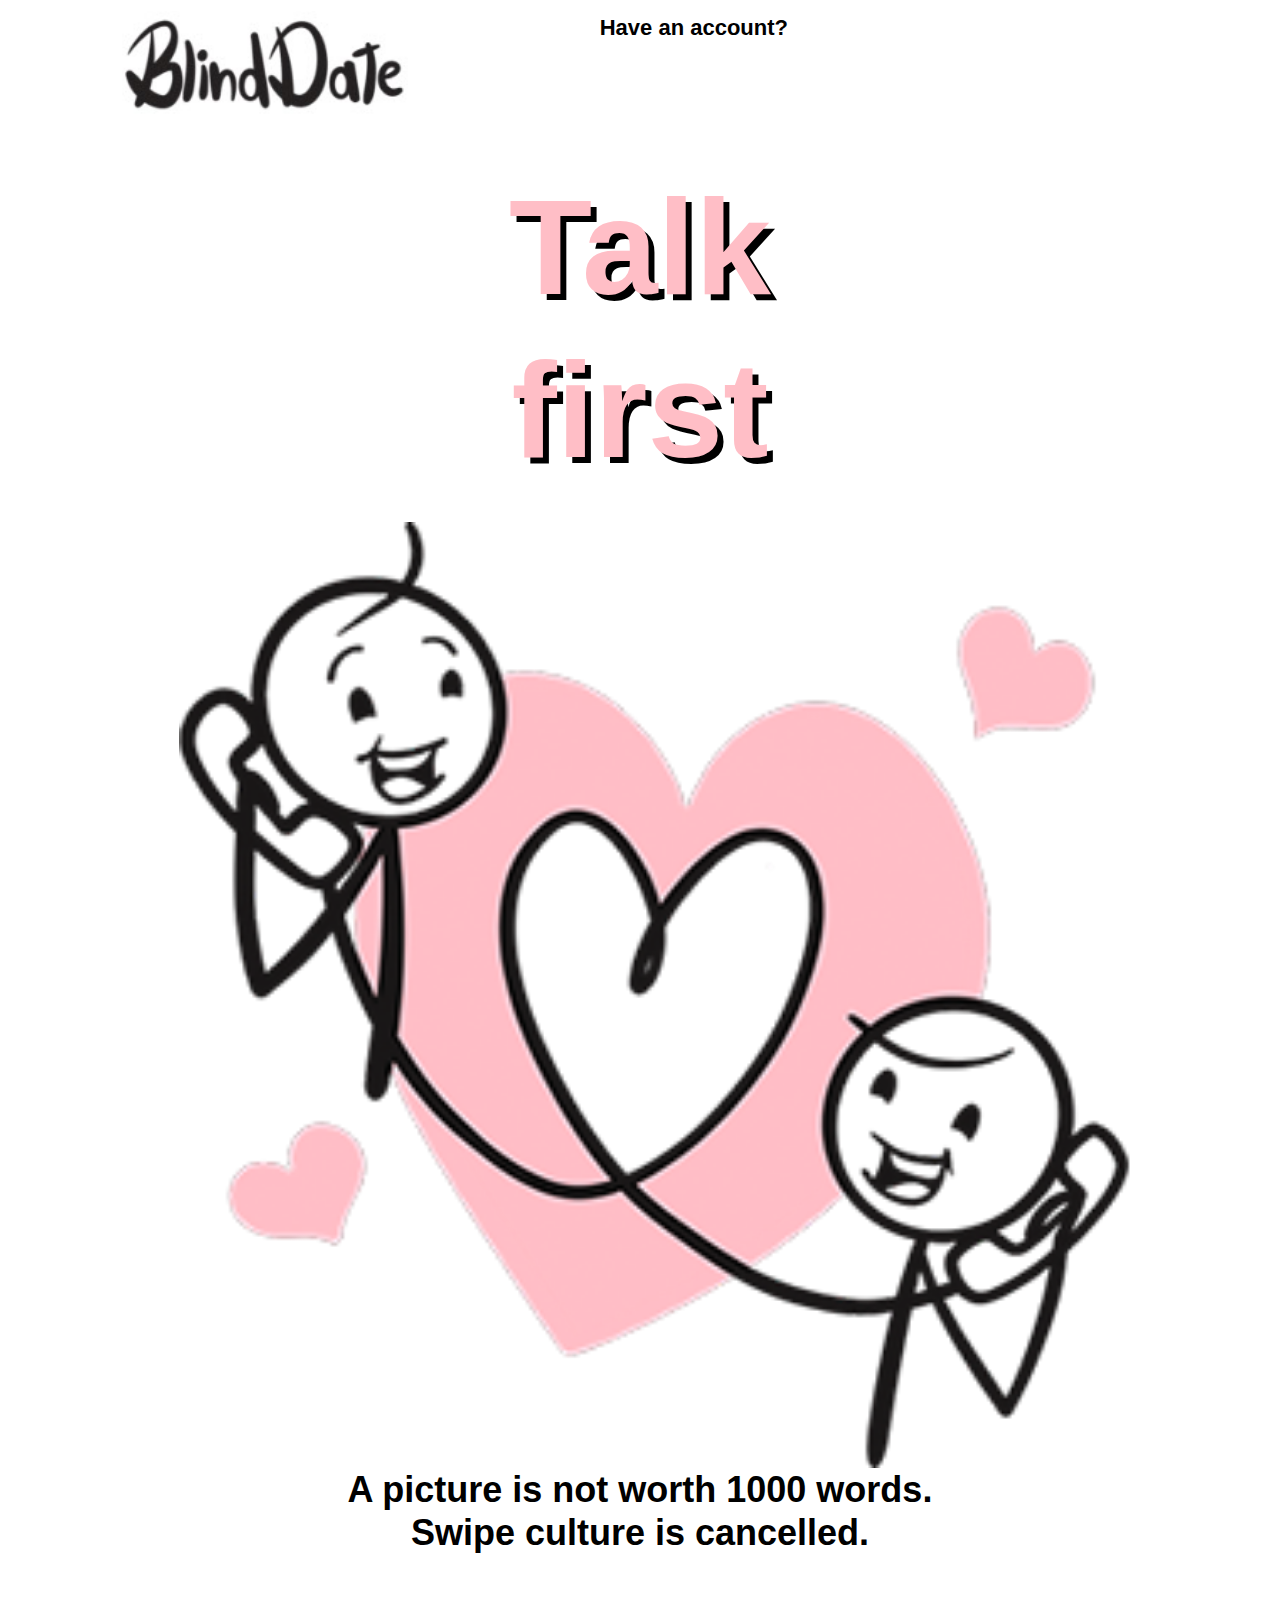
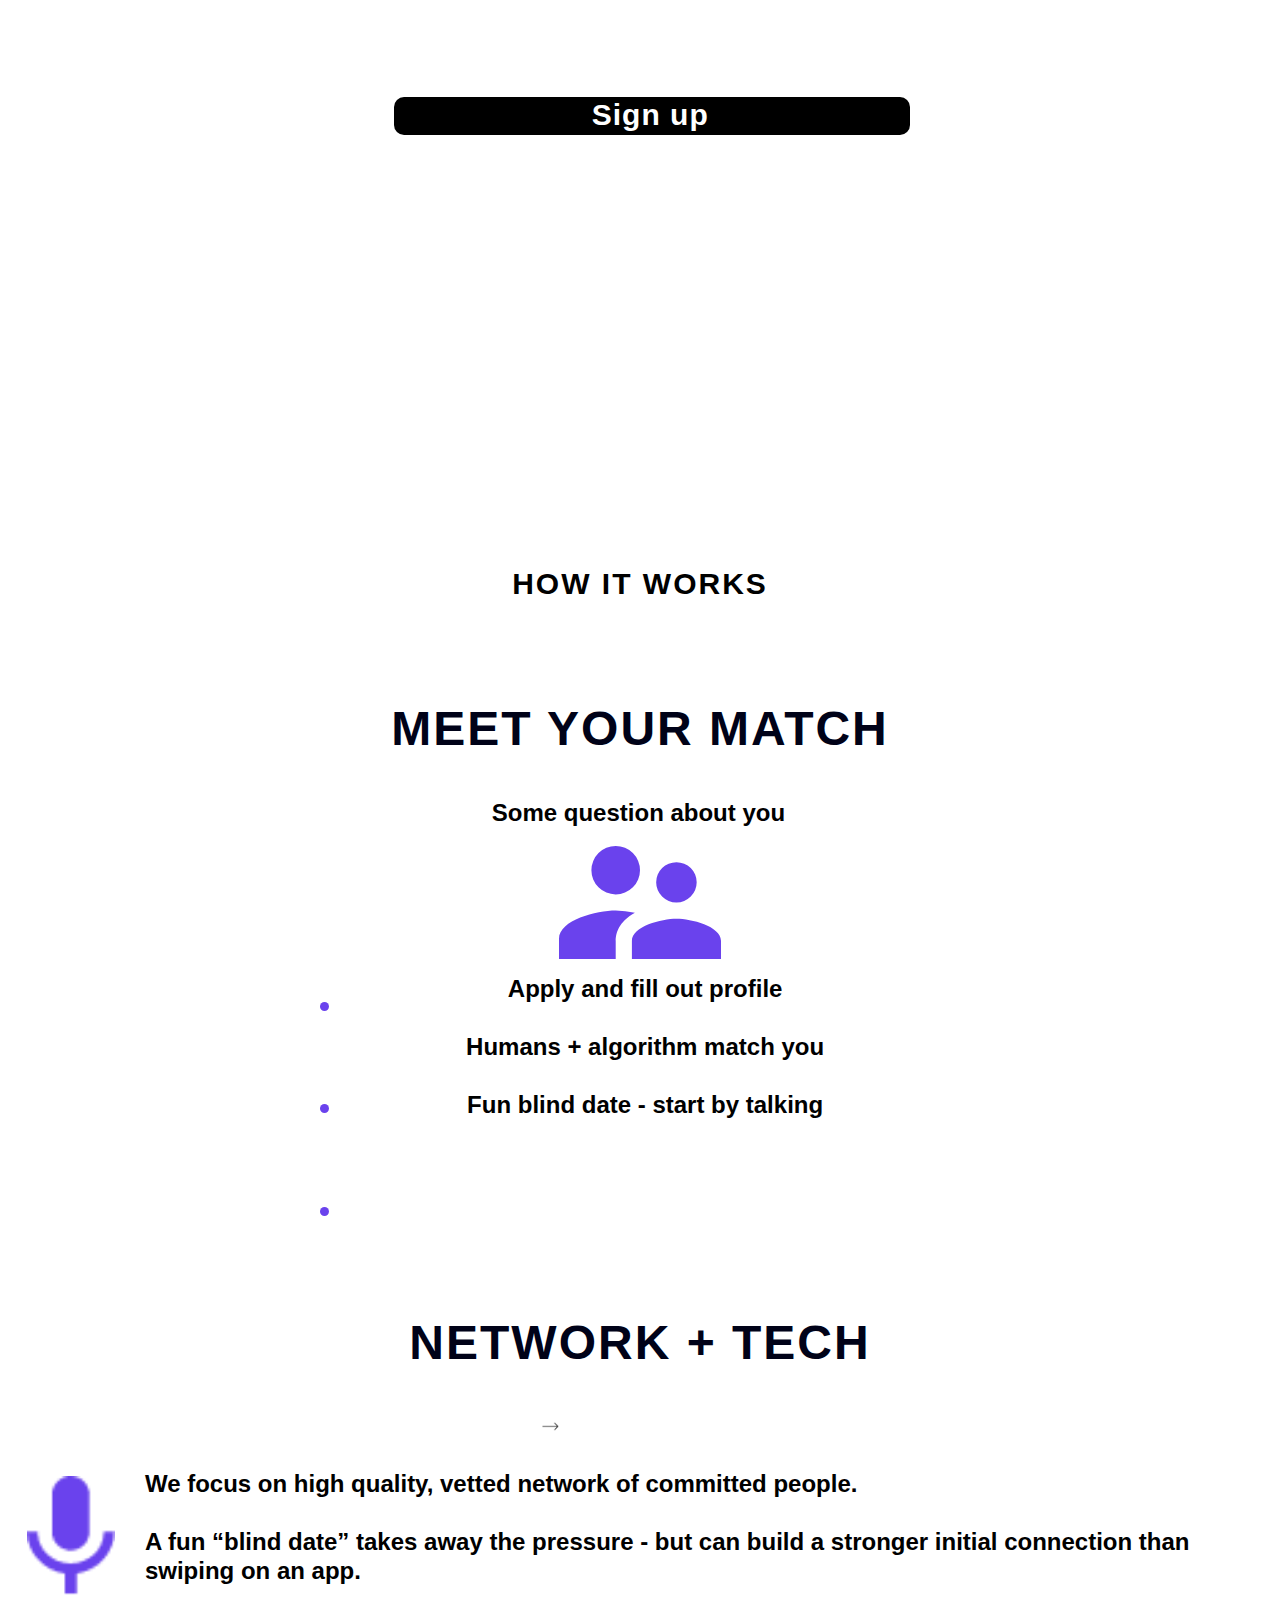
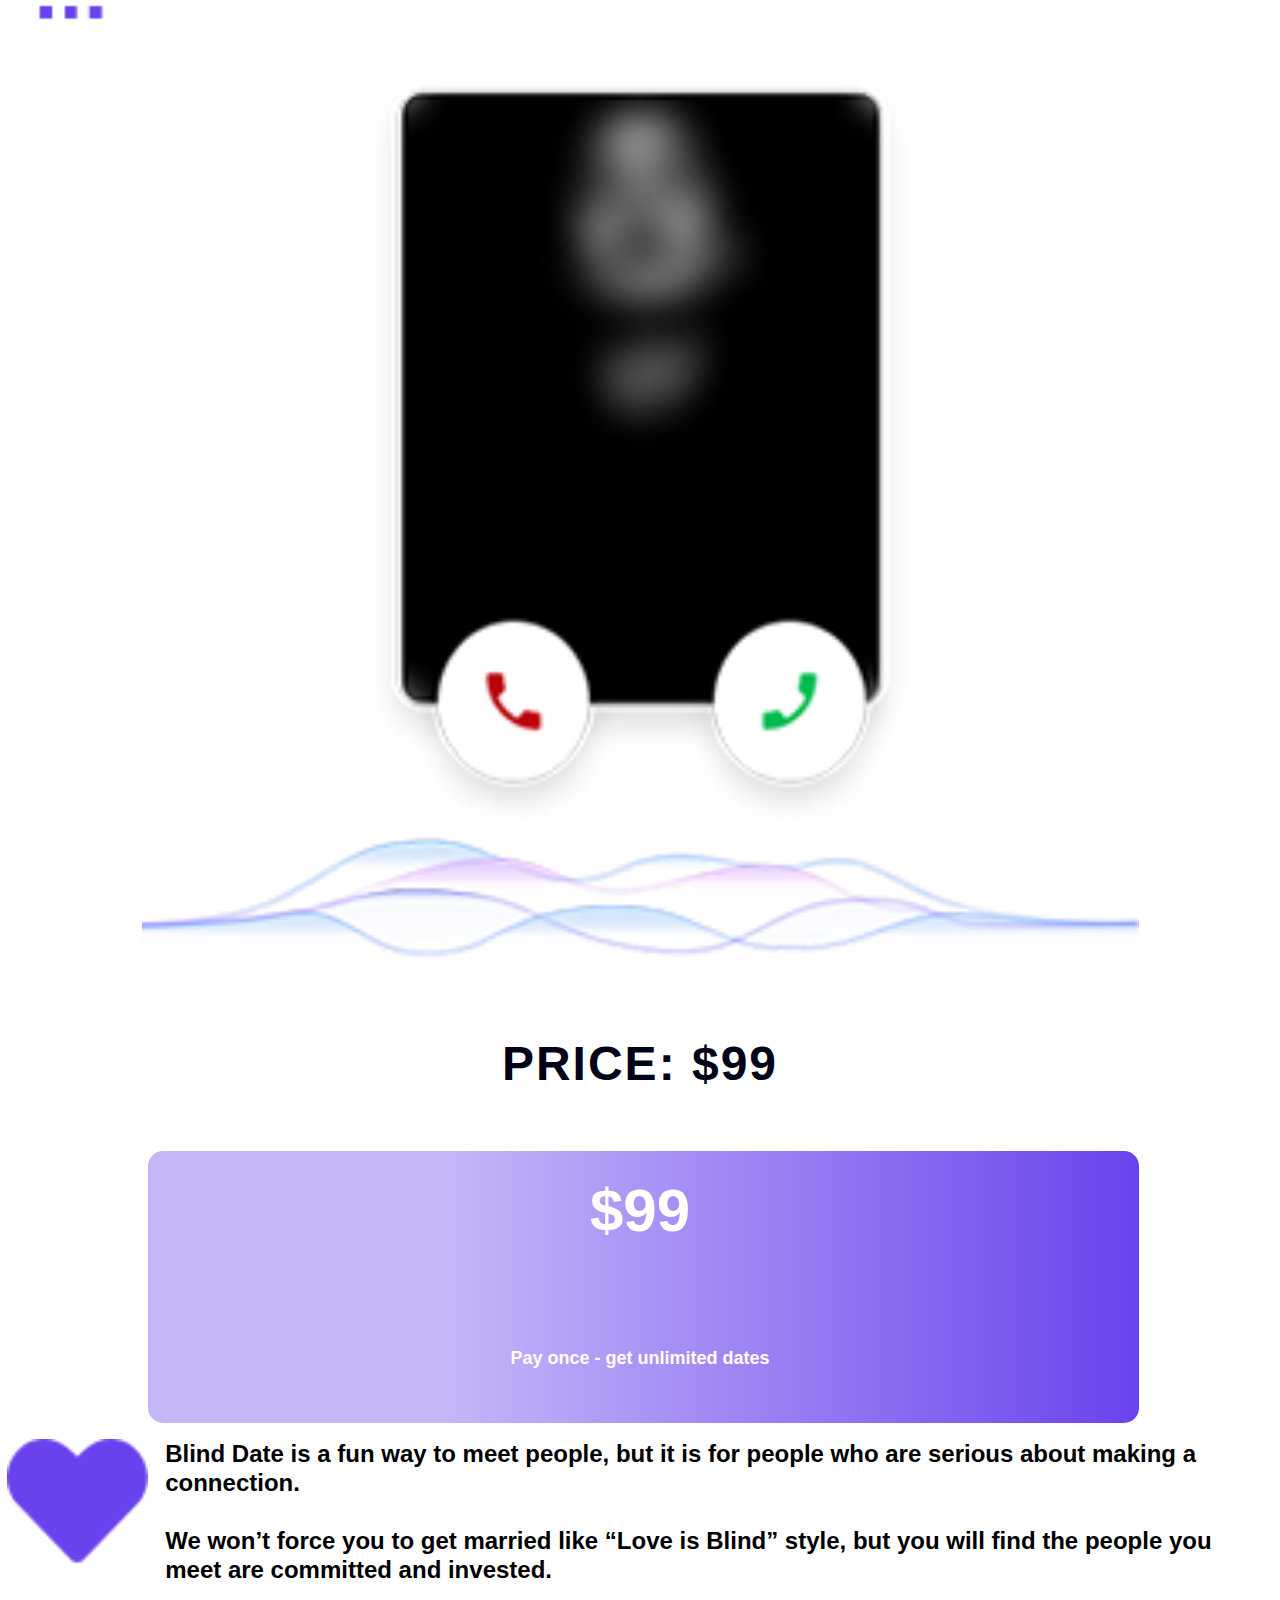
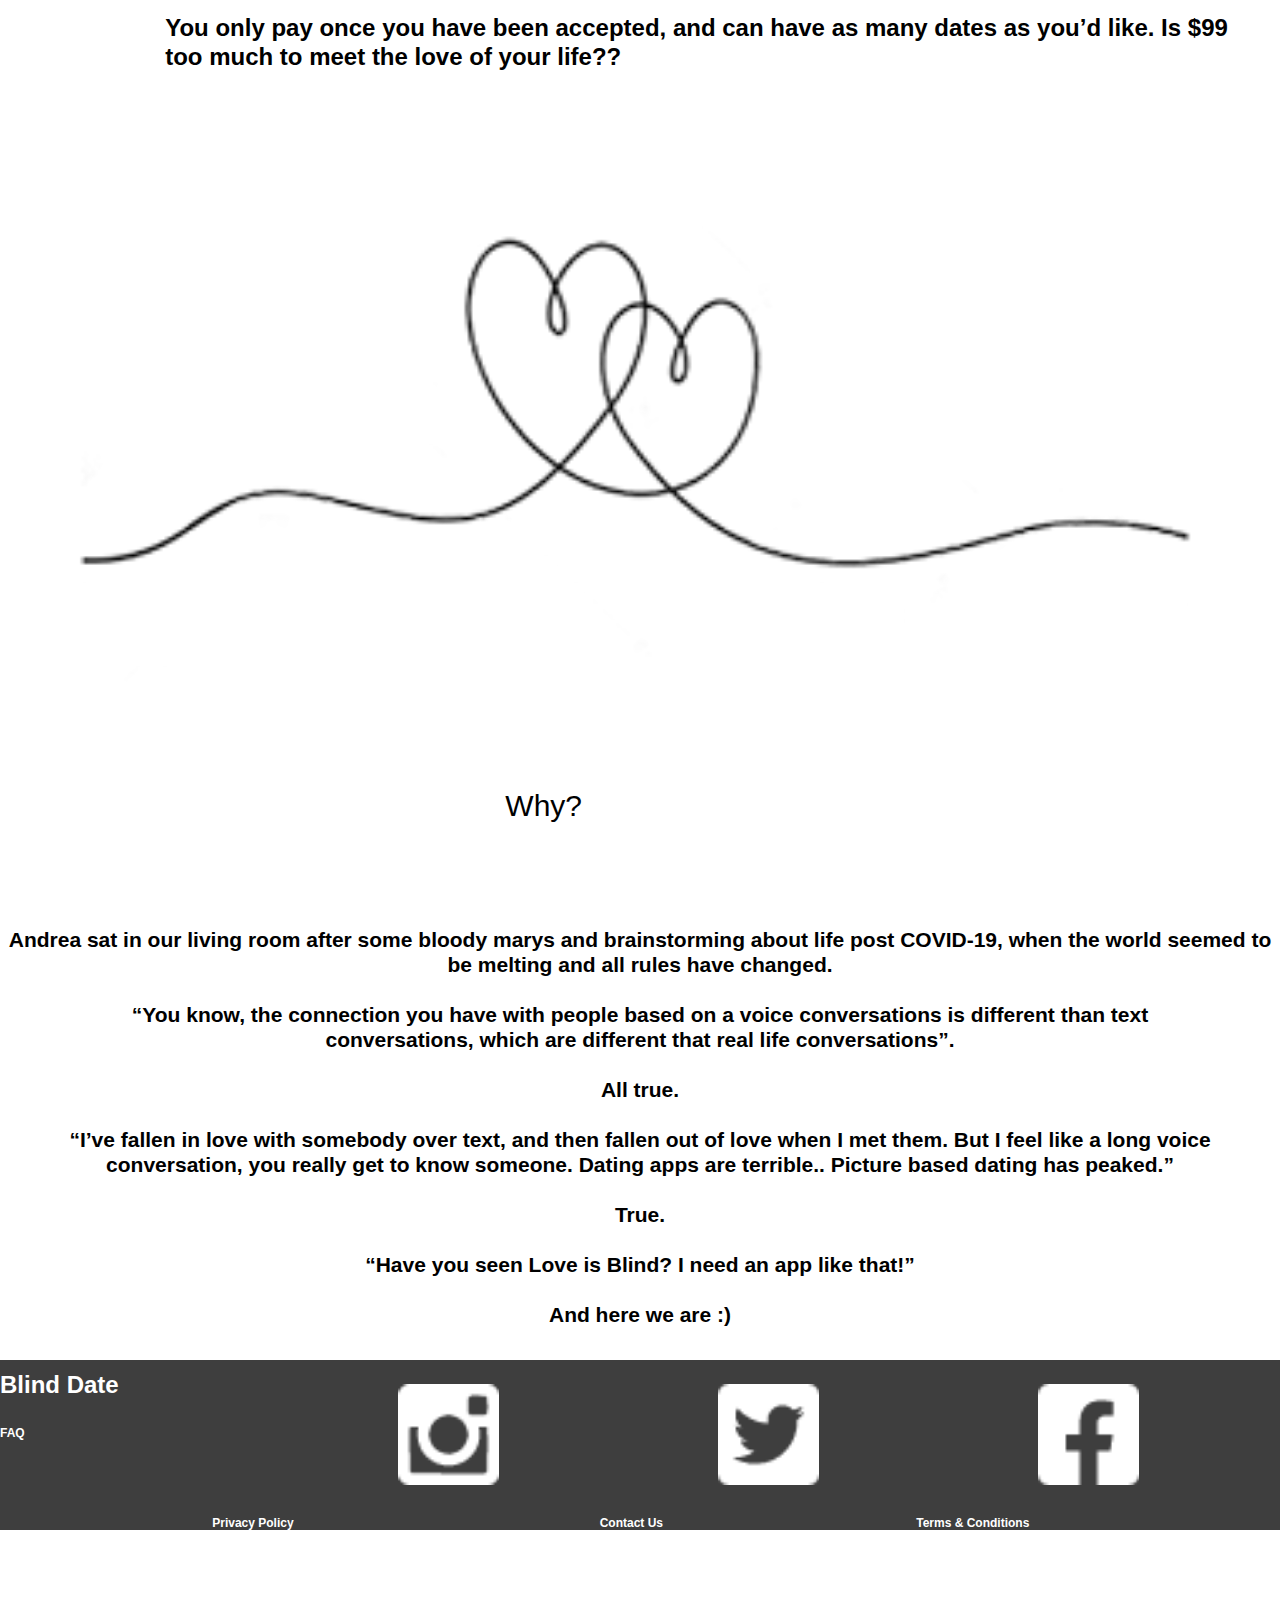
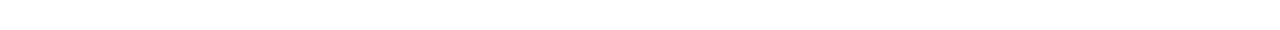
<file: phone/index.html>
<!DOCTYPE html>
<html class="nojs html css_verticalspacer" lang="ru-RU">
 <head>

  <meta http-equiv="Content-type" content="text/html;charset=UTF-8"/>
  <meta name="generator" content="2018.1.0.386"/>
  <meta name="viewport" content="width=device-width, initial-scale=1.0"/>
  
  <script type="text/javascript">
   // Update the 'nojs'/'js' class on the html node
document.documentElement.className = document.documentElement.className.replace(/\bnojs\b/g, 'js');

// Check that all required assets are uploaded and up-to-date
if(typeof Muse == "undefined") window.Muse = {}; window.Muse.assets = {"required":["museutils.js", "museconfig.js", "jquery.watch.js", "webpro.js", "musewpslideshow.js", "jquery.museoverlay.js", "touchswipe.js", "require.js", "index.css"], "outOfDate":[]};
</script>
  
  <link rel="canonical" href="http://blinddate.com/index.html"/>
  <title>BlindDate</title>
  <!-- CSS -->
  <link rel="stylesheet" type="text/css" href="../css/site_global.css?crc=444006867"/>
  <link rel="stylesheet" type="text/css" href="css/index.css?crc=321283372" id="pagesheet"/>
  <!-- IE-only CSS -->
  <!--[if lt IE 9]>
  <link rel="stylesheet" type="text/css" href="css/iefonts_index.css?crc=134304789"/>
  <![endif]-->
  <!-- Other scripts -->
  <script type="text/javascript">
   var __adobewebfontsappname__ = "muse";
</script>
  <!-- JS includes -->
  <script src="https://webfonts.creativecloud.com/lato:n7,n4:all.js" type="text/javascript"></script>
    <!--custom head HTML-->
  <style>html { overflow-x: hidden; }</style>
 </head>
 <body>

  <div class="clearfix borderbox" id="page"><!-- group -->
   <div class="clearfix grpelem" id="ppu53518"><!-- column -->
    <div class="clearfix colelem" id="pu53518"><!-- group -->
     <div class="clip_frame grpelem" id="u53518"><!-- image -->
      <img class="block" id="u53518_img" src="../images/layer%208.jpg?crc=3942541402" alt="" data-heightwidthratio="0.3148148148148148" data-image-width="108" data-image-height="34"/>
     </div>
     <div class="clearfix grpelem" id="u53511-4"><!-- content -->
      <p>Have an account?</p>
     </div>
    </div>
    <div class="clearfix colelem" id="u53517-4" data-sizePolicy="fixed" data-pintopage="page_fixedCenter"><!-- content -->
     <p>Talk first</p>
    </div>
    <div class="clip_frame colelem" id="u53514"><!-- image -->
     <img class="block" id="u53514_img" src="../images/stickfiguresdrawingsourcefile-crop-u53514.png?crc=4011367059" alt="" data-heightwidthratio="0.9929328621908127" data-image-width="283" data-image-height="281"/>
    </div>
    <div class="browser_width colelem" id="u53568-6-bw">
     <div class="clearfix" id="u53568-6"><!-- content -->
      <p>A picture is not worth 1000 words.</p>
      <p>Swipe culture is cancelled.</p>
     </div>
    </div>
    <div class="PamphletWidget clearfix allow_click_through colelem" id="pamphletu53569" data-visibility="changed" style="visibility:hidden"><!-- none box -->
     <div class="position_content" id="pamphletu53569_position_content">
      <div class="ThumbGroup clearfix colelem" data-col-pos="0" id="u53572"><!-- none box -->
       <div class="popup_anchor allow_click_through grpelem" data-col-pos="0" id="u53573popup">
        <div class="Thumb popup_element transition clearfix" data-col-pos="0" id="u53573"><!-- group -->
         <div class="Button rounded-corners clearfix grpelem" id="buttonu53574" data-visibility="changed" style="visibility:hidden"><!-- container box -->
          <div class="clearfix grpelem" id="u53575-4"><!-- content -->
           <p>Sign up</p>
          </div>
         </div>
        </div>
       </div>
      </div>
      <div class="popup_anchor allow_click_through colelem" data-col-pos="1" id="u53580popup">
       <div class="ContainerGroup clearfix" data-col-pos="1" id="u53580" data-sizePolicy="fluidWidth" data-pintopage="page_fixedCenter"><!-- stack box -->
        <div class="Container invi borderbox clearfix grpelem" data-col-pos="0" id="u53581" data-sizePolicy="fluidWidth" data-pintopage="page_fixedCenter"><!-- group -->
         <div class="clearfix grpelem" id="pu56655-4"><!-- column -->
          <div class="clearfix colelem" id="u56655-4"><!-- content -->
           <p>Enter Your Name</p>
          </div>
          <div class="clearfix colelem" id="u56654-4"><!-- content -->
           <p>Enter Your Email</p>
          </div>
         </div>
         <div class="grpelem" id="u56653"><!-- custom html -->
             <style type="text/css">

    textarea { background-color: #FFFFFF; border: 1px solid #CACACA; padding: 3px; margin: 2px 0 33px 0px; width: 100px; height: 76px; font: 14px Lato, sans-serif; }

    form { font: 12px Lato, sans-serif; font-weight: bold; color: #214598; }

    #submit-button { width: 150px; height: 50px; color: #FFFFFF; background-color: #000000;  margin: 0px 5px 0px 0px; font: Lato, sans-serif; font-size: xx-large; font-weight: bold; cursor: pointer; align: center; }

    #submit-button:hover { background-color: #000000; color: #FFFFFF; cursor: pointer; }

    input { background-color: #FFFFFF; border: 1px solid #cacaca; padding: 0px; margin: 20px 20px 20px 0px; width: 150px; height: 18px; float:center; font: 14px Lato, sans-serif; height: 25px; }

    </style>

    <form name="contact" method="POST" data-netlify="true" >

    <input type="text"  name="name" value=""  />
    <br>

    <input type="text" id="email" name="email" value="" />
    <br>

    <input type="submit" value="Send" id="submit-button" />

    </form>

         </div>
        </div>
       </div>
      </div>
     </div>
    </div>
    <div class="browser_width colelem" id="u53509-4-bw">
     <div class="clearfix" id="u53509-4"><!-- content -->
      <p id="u53509-2">How it works</p>
     </div>
    </div>
    <div class="browser_width colelem" id="u53510-4-bw">
     <div class="clearfix" id="u53510-4"><!-- content -->
      <p id="u53510-2">Meet your match</p>
     </div>
    </div>
    <div class="clearfix colelem" id="u53529-4"><!-- content -->
     <p>Some question about you</p>
    </div>
    <div class="clip_frame colelem" id="u53520"><!-- svg -->
     <img class="svg" id="u53521" src="../images/icon-material-supervisor-account.svg?crc=3905428007" alt="" data-mu-svgfallback="../images/icon%20material-supervisor-account_poster_.png?crc=3819930833" data-heightwidthratio="0.7083333333333334" data-image-width="48" data-image-height="34"/>
    </div>
    <div class="clearfix colelem" id="ppu53523"><!-- group -->
     <div class="clearfix grpelem" id="pu53523"><!-- column -->
      <div class="rounded-corners colelem" id="u53523" data-sizePolicy="fixed" data-pintopage="page_fluidx"><!-- simple frame --></div>
      <div class="rounded-corners colelem" id="u53524" data-sizePolicy="fixed" data-pintopage="page_fluidx"><!-- simple frame --></div>
      <div class="rounded-corners colelem" id="u53525" data-sizePolicy="fixed" data-pintopage="page_fluidx"><!-- simple frame --></div>
     </div>
     <div class="clearfix grpelem" id="u53522-10"><!-- content -->
      <p>Apply and fill out profile</p>
      <p>&nbsp;</p>
      <p>Humans + algorithm match you</p>
      <p>&nbsp;</p>
      <p>Fun blind date - start by talking</p>
     </div>
    </div>
    <div class="clearfix colelem" id="pu53532"><!-- group -->
     <div class="clip_frame grpelem" id="u53532"><!-- image -->
      <img class="block" id="u53532_img" src="../images/icons8_long_arrow_left_50.png?crc=3974777448" alt="" data-heightwidthratio="1" data-image-width="5" data-image-height="5"/>
     </div>
     <div class="browser_width grpelem" id="u53538-4-bw">
      <div class="clearfix" id="u53538-4"><!-- content -->
       <p id="u53538-2">Network + Tech</p>
      </div>
     </div>
    </div>
    <div class="clearfix colelem" id="pu53540"><!-- group -->
     <div class="clip_frame grpelem" id="u53540"><!-- image -->
      <img class="block" id="u53540_img" src="../images/icon_metro_settings_voice.png?crc=370515536" alt="" data-heightwidthratio="1.6538461538461537" data-image-width="26" data-image-height="43"/>
     </div>
     <div class="clearfix grpelem" id="u53539-7"><!-- content -->
      <p>We focus on high quality, vetted network of committed people.</p>
      <p>&nbsp;</p>
      <p>A fun “blind date” takes away the pressure - but can build a stronger initial connection than swiping on an app.</p>
     </div>
    </div>
    <div class="clip_frame colelem" id="u53542"><!-- image -->
     <img class="block" id="u53542_img" src="../images/component_1___4%402x-crop-u53542.png?crc=214165389" alt="" data-heightwidthratio="0.9324324324324325" data-image-width="296" data-image-height="276"/>
    </div>
    <div class="browser_width colelem" id="u53547-4-bw">
     <div class="clearfix" id="u53547-4"><!-- content -->
      <p id="u53547-2">Price: $99</p>
     </div>
    </div>
    <div class="clearfix colelem" id="pu53551"><!-- group -->
     <div class="gradient rounded-corners clearfix grpelem" id="u53551"><!-- group -->
      <div class="clearfix grpelem" id="u53553-4"><!-- content -->
       <p>Pay once - get unlimited dates</p>
      </div>
     </div>
     <div class="browser_width grpelem" id="u53552-4-bw">
      <div class="clearfix" id="u53552-4"><!-- content -->
       <p>$99</p>
      </div>
     </div>
    </div>
    <div class="clearfix colelem" id="pu53549"><!-- group -->
     <div class="clip_frame grpelem" id="u53549"><!-- image -->
      <img class="block" id="u53549_img" src="../images/icon_awesome_heart.png?crc=3962563172" alt="" data-heightwidthratio="0.8809523809523809" data-image-width="42" data-image-height="37"/>
     </div>
     <div class="clearfix grpelem" id="u53548-10"><!-- content -->
      <p>Blind Date is a fun way to meet people, but it is for people who are serious about making a connection.</p>
      <p>&nbsp;</p>
      <p>We won’t force you to get married like “Love is Blind” style, but you will find the people you meet are committed and invested.</p>
      <p>&nbsp;</p>
      <p>You only pay once you have been accepted, and can have as many dates as you’d like. Is $99 too much to meet the love of your life??</p>
     </div>
    </div>
    <div class="clip_frame colelem" id="u53544"><!-- image -->
     <img class="block" id="u53544_img" src="../images/mask_group_2-crop-u53544.png?crc=4276925350" alt="" data-heightwidthratio="0.3736842105263158" data-image-width="380" data-image-height="142"/>
    </div>
    <div class="clearfix colelem" id="u53546-4"><!-- content -->
     <p>Why?</p>
    </div>
   </div>
   <div class="verticalspacer" data-offset-top="4116" data-content-above-spacer="4115" data-content-below-spacer="703" data-sizePolicy="fixed" data-pintopage="page_fixedLeft"></div>
   <div class="clearfix grpelem" id="pu54142-24"><!-- column -->
    <div class="browser_width colelem" id="u54142-24-bw">
     <div class="clearfix" id="u54142-24"><!-- content -->
      <p>Andrea sat in our living room after some bloody marys and brainstorming about life post COVID-19, when the world seemed to be melting and all rules have changed.</p>
      <p>&nbsp;</p>
      <p>“You know, the connection you have with people based on a voice conversations is different than text</p>
      <p>conversations, which are different that real life conversations”.</p>
      <p>&nbsp;</p>
      <p>All true.</p>
      <p>&nbsp;</p>
      <p>“I’ve fallen in love with somebody over text, and then fallen out of love when I met them. But I feel like a long voice conversation, you really get to know someone. Dating apps are terrible.. Picture based dating has peaked.”</p>
      <p>&nbsp;</p>
      <p>True.</p>
      <p>&nbsp;</p>
      <p>“Have you seen Love is Blind? I need an app like that!”</p>
      <p>&nbsp;</p>
      <p>And here we are :)</p>
     </div>
    </div>
    <div class="browser_width colelem" id="u54159-bw">
     <div class="clearfix" id="u54159"><!-- group -->
      <div class="clearfix grpelem" id="pu54221-4"><!-- column -->
       <div class="clearfix colelem" id="u54221-4"><!-- content -->
        <p>Blind Date</p>
       </div>
       <div class="clearfix colelem" id="u54217-4"><!-- content -->
        <p>FAQ</p>
       </div>
      </div>
      <div class="clearfix grpelem" id="pu54215"><!-- column -->
       <div class="clip_frame colelem" id="u54215"><!-- image -->
        <img class="block" id="u54215_img" src="../images/icon_zocial_instagram.png?crc=231828135" alt="" data-heightwidthratio="1" data-image-width="30" data-image-height="30"/>
       </div>
       <div class="clearfix colelem" id="u54220-4"><!-- content -->
        <p>Privacy Policy</p>
       </div>
      </div>
      <div class="clearfix grpelem" id="pu54213"><!-- column -->
       <div class="clip_frame colelem" id="u54213"><!-- image -->
        <img class="block" id="u54213_img" src="../images/icon_awesome_twitter_square.png?crc=3839598183" alt="" data-heightwidthratio="1" data-image-width="30" data-image-height="30"/>
       </div>
       <div class="clearfix colelem" id="u54218-4"><!-- content -->
        <p>Contact Us</p>
       </div>
      </div>
      <div class="clearfix grpelem" id="pu54211"><!-- column -->
       <div class="clip_frame colelem" id="u54211"><!-- image -->
        <img class="block" id="u54211_img" src="../images/icon_awesome_facebook_square.png?crc=4217703418" alt="" data-heightwidthratio="1" data-image-width="30" data-image-height="30"/>
       </div>
       <div class="clearfix colelem" id="u54219-4"><!-- content -->
        <p>Terms &amp; Conditions</p>
       </div>
      </div>
     </div>
    </div>
   </div>
  </div>
  <!-- Other scripts -->
  <script type="text/javascript">
   // Decide whether to suppress missing file error or not based on preference setting
var suppressMissingFileError = false
</script>
  <script type="text/javascript">
   window.Muse.assets.check=function(c){if(!window.Muse.assets.checked){window.Muse.assets.checked=!0;var b={},d=function(a,b){if(window.getComputedStyle){var c=window.getComputedStyle(a,null);return c&&c.getPropertyValue(b)||c&&c[b]||""}if(document.documentElement.currentStyle)return(c=a.currentStyle)&&c[b]||a.style&&a.style[b]||"";return""},a=function(a){if(a.match(/^rgb/))return a=a.replace(/\s+/g,"").match(/([\d\,]+)/gi)[0].split(","),(parseInt(a[0])<<16)+(parseInt(a[1])<<8)+parseInt(a[2]);if(a.match(/^\#/))return parseInt(a.substr(1),
16);return 0},f=function(f){for(var g=document.getElementsByTagName("link"),j=0;j<g.length;j++)if("text/css"==g[j].type){var l=(g[j].href||"").match(/\/?css\/([\w\-]+\.css)\?crc=(\d+)/);if(!l||!l[1]||!l[2])break;b[l[1]]=l[2]}g=document.createElement("div");g.className="version";g.style.cssText="display:none; width:1px; height:1px;";document.getElementsByTagName("body")[0].appendChild(g);for(j=0;j<Muse.assets.required.length;){var l=Muse.assets.required[j],k=l.match(/([\w\-\.]+)\.(\w+)$/),i=k&&k[1]?
k[1]:null,k=k&&k[2]?k[2]:null;switch(k.toLowerCase()){case "css":i=i.replace(/\W/gi,"_").replace(/^([^a-z])/gi,"_$1");g.className+=" "+i;i=a(d(g,"color"));k=a(d(g,"backgroundColor"));i!=0||k!=0?(Muse.assets.required.splice(j,1),"undefined"!=typeof b[l]&&(i!=b[l]>>>24||k!=(b[l]&16777215))&&Muse.assets.outOfDate.push(l)):j++;g.className="version";break;case "js":j++;break;default:throw Error("Unsupported file type: "+k);}}c?c().jquery!="1.8.3"&&Muse.assets.outOfDate.push("jquery-1.8.3.min.js"):Muse.assets.required.push("jquery-1.8.3.min.js");
g.parentNode.removeChild(g);if(Muse.assets.outOfDate.length||Muse.assets.required.length)g="Некоторые файлы на сервере могут отсутствовать или быть некорректными. Очистите кэш-память браузера и повторите попытку. Если проблему не удается устранить, свяжитесь с разработчиками сайта.",f&&Muse.assets.outOfDate.length&&(g+="\nOut of date: "+Muse.assets.outOfDate.join(",")),f&&Muse.assets.required.length&&(g+="\nMissing: "+Muse.assets.required.join(",")),suppressMissingFileError?(g+="\nUse SuppressMissingFileError key in AppPrefs.xml to show missing file error pop up.",console.log(g)):alert(g)};location&&location.search&&location.search.match&&location.search.match(/muse_debug/gi)?
setTimeout(function(){f(!0)},5E3):f()}};
var muse_init=function(){require.config({baseUrl:"../"});require(["jquery","museutils","whatinput","jquery.watch","webpro","musewpslideshow","jquery.museoverlay","touchswipe"],function(c){var $ = c;$(document).ready(function(){try{
window.Muse.assets.check($);/* body */
Muse.Utils.transformMarkupToFixBrowserProblemsPreInit();/* body */
Muse.Utils.prepHyperlinks(true);/* body */
Muse.Utils.resizeHeight('.browser_width');/* resize height */
Muse.Utils.requestAnimationFrame(function() { $('body').addClass('initialized'); });/* mark body as initialized */
Muse.Utils.resizeHeight('.popup_anchor.allow_click_through');/* resize height */
Muse.Utils.makeButtonsVisibleAfterSettingMinWidth();/* body */
Muse.Utils.initWidget('#pamphletu53569', ['#bp_infinity'], function(elem) { return new WebPro.Widget.ContentSlideShow(elem, {contentLayout_runtime:'stack',event:'click',deactivationEvent:'none',autoPlay:false,displayInterval:3000,transitionStyle:'fading',transitionDuration:500,hideAllContentsFirst:true,triggersOnTop:false,shuffle:false,enableSwipe:true,resumeAutoplay:true,resumeAutoplayInterval:3000,playOnce:false,autoActivate_runtime:false,isResponsive:true}); });/* #pamphletu53569 */
Muse.Utils.fullPage('#page');/* 100% height page */
Muse.Utils.showWidgetsWhenReady();/* body */
Muse.Utils.transformMarkupToFixBrowserProblems();/* body */
}catch(b){if(b&&"function"==typeof b.notify?b.notify():Muse.Assert.fail("Error calling selector function: "+b),false)throw b;}})})};

</script>
  <!-- RequireJS script -->
  <script src="../scripts/require.js?crc=7928878" type="text/javascript" async data-main="../scripts/museconfig.js?crc=310584261" onload="if (requirejs) requirejs.onError = function(requireType, requireModule) { if (requireType && requireType.toString && requireType.toString().indexOf && 0 <= requireType.toString().indexOf('#scripterror')) window.Muse.assets.check(); }" onerror="window.Muse.assets.check();"></script>
   </body>
</html>
</file>
<file: css/site_global.css>
html{min-height:100%;min-width:100%;-ms-text-size-adjust:none;}body,div,dl,dt,dd,ul,ol,li,nav,h1,h2,h3,h4,h5,h6,pre,code,form,fieldset,legend,input,button,textarea,p,blockquote,th,td,a{margin:0px;padding:0px;border-width:0px;border-style:solid;border-color:transparent;-webkit-transform-origin:left top;-ms-transform-origin:left top;-o-transform-origin:left top;transform-origin:left top;background-repeat:no-repeat;}button.submit-btn{-moz-box-sizing:content-box;-webkit-box-sizing:content-box;box-sizing:content-box;}.transition{-webkit-transition-property:background-image,background-position,background-color,border-color,border-radius,color,font-size,font-style,font-weight,letter-spacing,line-height,text-align,box-shadow,text-shadow,opacity;transition-property:background-image,background-position,background-color,border-color,border-radius,color,font-size,font-style,font-weight,letter-spacing,line-height,text-align,box-shadow,text-shadow,opacity;}.transition *{-webkit-transition:inherit;transition:inherit;}table{border-collapse:collapse;border-spacing:0px;}fieldset,img{border:0px;border-style:solid;-webkit-transform-origin:left top;-ms-transform-origin:left top;-o-transform-origin:left top;transform-origin:left top;}address,caption,cite,code,dfn,em,strong,th,var,optgroup{font-style:inherit;font-weight:inherit;}del,ins{text-decoration:none;}li{list-style:none;}caption,th{text-align:left;}h1,h2,h3,h4,h5,h6{font-size:100%;font-weight:inherit;}input,button,textarea,select,optgroup,option{font-family:inherit;font-size:inherit;font-style:inherit;font-weight:inherit;}.form-grp input,.form-grp textarea{-webkit-appearance:none;-webkit-border-radius:0;}body{font-family:Arial, Helvetica Neue, Helvetica, sans-serif;text-align:left;font-size:14px;line-height:17px;word-wrap:break-word;text-rendering:optimizeLegibility;-moz-font-feature-settings:'liga';-ms-font-feature-settings:'liga';-webkit-font-feature-settings:'liga';font-feature-settings:'liga';}a:link{color:#0000FF;text-decoration:underline;}a:visited{color:#800080;text-decoration:underline;}a:hover{color:#0000FF;text-decoration:underline;}a:active{color:#EE0000;text-decoration:underline;}a.nontext{color:black;text-decoration:none;font-style:normal;font-weight:normal;}.normal_text{color:#000000;direction:ltr;font-family:Arial, Helvetica Neue, Helvetica, sans-serif;font-size:14px;font-style:normal;font-weight:normal;letter-spacing:0px;line-height:17px;text-align:left;text-decoration:none;text-indent:0px;text-transform:none;vertical-align:0px;padding:0px;}.list0 li:before{position:absolute;right:100%;letter-spacing:0px;text-decoration:none;font-weight:normal;font-style:normal;}.rtl-list li:before{right:auto;left:100%;}.nls-None > li:before,.nls-None .list3 > li:before,.nls-None .list6 > li:before{margin-right:6px;content:'•';}.nls-None .list1 > li:before,.nls-None .list4 > li:before,.nls-None .list7 > li:before{margin-right:6px;content:'○';}.nls-None,.nls-None .list1,.nls-None .list2,.nls-None .list3,.nls-None .list4,.nls-None .list5,.nls-None .list6,.nls-None .list7,.nls-None .list8{padding-left:34px;}.nls-None.rtl-list,.nls-None .list1.rtl-list,.nls-None .list2.rtl-list,.nls-None .list3.rtl-list,.nls-None .list4.rtl-list,.nls-None .list5.rtl-list,.nls-None .list6.rtl-list,.nls-None .list7.rtl-list,.nls-None .list8.rtl-list{padding-left:0px;padding-right:34px;}.nls-None .list2 > li:before,.nls-None .list5 > li:before,.nls-None .list8 > li:before{margin-right:6px;content:'-';}.nls-None.rtl-list > li:before,.nls-None .list1.rtl-list > li:before,.nls-None .list2.rtl-list > li:before,.nls-None .list3.rtl-list > li:before,.nls-None .list4.rtl-list > li:before,.nls-None .list5.rtl-list > li:before,.nls-None .list6.rtl-list > li:before,.nls-None .list7.rtl-list > li:before,.nls-None .list8.rtl-list > li:before{margin-right:0px;margin-left:6px;}.TabbedPanelsTab{white-space:nowrap;}.MenuBar .MenuBarView,.MenuBar .SubMenuView{display:block;list-style:none;}.MenuBar .SubMenu{display:none;position:absolute;}.NoWrap{white-space:nowrap;word-wrap:normal;}.rootelem{margin-left:auto;margin-right:auto;}.colelem{display:inline;float:left;clear:both;}.clearfix:after{content:"\0020";visibility:hidden;display:block;height:0px;clear:both;}*:first-child+html .clearfix{zoom:1;}.clip_frame{overflow:hidden;}.popup_anchor{position:relative;width:0px;height:0px;}.allow_click_through *{pointer-events:auto;}.popup_element{z-index:100000;}.svg{display:block;vertical-align:top;}span.wrap{content:'';clear:left;display:block;}span.actAsInlineDiv{display:inline-block;}.position_content,.excludeFromNormalFlow{float:left;}.preload_images{position:absolute;overflow:hidden;left:-9999px;top:-9999px;height:1px;width:1px;}.preload{height:1px;width:1px;}.animateStates{-webkit-transition:0.3s ease-in-out;-moz-transition:0.3s ease-in-out;-o-transition:0.3s ease-in-out;transition:0.3s ease-in-out;}[data-whatinput="mouse"] *:focus,[data-whatinput="touch"] *:focus,input:focus,textarea:focus{outline:none;}textarea{resize:none;overflow:auto;}.allow_click_through,.fld-prompt{pointer-events:none;}.wrapped-input{position:absolute;top:0px;left:0px;background:transparent;border:none;}.submit-btn{z-index:50000;cursor:pointer;}.anchor_item{width:22px;height:18px;}.MenuBar .SubMenuVisible,.MenuBarVertical .SubMenuVisible,.MenuBar .SubMenu .SubMenuVisible,.popup_element.Active,span.actAsPara,.actAsDiv,a.nonblock.nontext,img.block{display:block;}.widget_invisible,.js .invi,.js .mse_pre_init{visibility:hidden;}.ose_ei{visibility:hidden;z-index:0;}.no_vert_scroll{overflow-y:hidden;}.always_vert_scroll{overflow-y:scroll;}.always_horz_scroll{overflow-x:scroll;}.fullscreen{overflow:hidden;left:0px;top:0px;position:fixed;height:100%;width:100%;-moz-box-sizing:border-box;-webkit-box-sizing:border-box;-ms-box-sizing:border-box;box-sizing:border-box;}.fullwidth{position:absolute;}.borderbox{-moz-box-sizing:border-box;-webkit-box-sizing:border-box;-ms-box-sizing:border-box;box-sizing:border-box;}.scroll_wrapper{position:absolute;overflow:auto;left:0px;right:0px;top:0px;bottom:0px;padding-top:0px;padding-bottom:0px;margin-top:0px;margin-bottom:0px;}.browser_width > *{position:absolute;left:0px;right:0px;}.grpelem,.accordion_wrapper{display:inline;float:left;}.fld-checkbox input[type=checkbox],.fld-radiobutton input[type=radio]{position:absolute;overflow:hidden;clip:rect(0px, 0px, 0px, 0px);height:1px;width:1px;margin:-1px;padding:0px;border:0px;}.fld-checkbox input[type=checkbox] + label,.fld-radiobutton input[type=radio] + label{display:inline-block;background-repeat:no-repeat;cursor:pointer;float:left;width:100%;height:100%;}.pointer_cursor,.fld-recaptcha-mode,.fld-recaptcha-refresh,.fld-recaptcha-help{cursor:pointer;}p,h1,h2,h3,h4,h5,h6,ol,ul,span.actAsPara{max-height:1000000px;}.superscript{vertical-align:super;font-size:66%;line-height:0px;}.subscript{vertical-align:sub;font-size:66%;line-height:0px;}.horizontalSlideShow{-ms-touch-action:pan-y;touch-action:pan-y;}.verticalSlideShow{-ms-touch-action:pan-x;touch-action:pan-x;}.colelem100,.verticalspacer{clear:both;}.list0 li,.MenuBar .MenuItemContainer,.SlideShowContentPanel .fullscreen img,.css_verticalspacer .verticalspacer{position:relative;}.popup_element.Inactive,.js .disn,.js .an_invi,.hidden,.breakpoint{display:none;}#muse_css_mq{position:absolute;display:none;background-color:#FFFFFE;}.fluid_height_spacer{width:0.01px;}.muse_check_css{display:none;position:fixed;}@media screen and (-webkit-min-device-pixel-ratio:0){body{text-rendering:auto;}}
</file>
<file: css/index.css>
.version.index{color:#00000E;background-color:#E85309;}.js body{visibility:hidden;}.js body.initialized{visibility:visible;}#page{z-index:1;background-color:transparent;border-width:0px;width:100%;border-color:#000000;margin-left:auto;background-image:none;margin-right:auto;}#u45817{z-index:11;background-color:transparent;position:relative;margin-right:-10000px;}#u47031-4{color:#000000;font-family:lato, sans-serif;z-index:13;font-weight:700;line-height:163px;position:relative;margin-right:-10000px;background-color:transparent;font-size:136px;}#u47048-4{color:#FFBEC6;font-family:lato, sans-serif;z-index:17;font-weight:700;line-height:163px;position:relative;margin-right:-10000px;background-color:transparent;font-size:136px;}#u50627-6{font-family:lato, sans-serif;z-index:167;font-weight:700;line-height:43px;position:relative;min-height:127px;background-color:transparent;font-size:36px;}#pamphletu51276{z-index:173;position:relative;margin-right:-10000px;}#u51279{z-index:174;position:relative;}#u51282{-webkit-transition-delay:0s;-webkit-transition-duration:0s;background-color:transparent;transition-delay:0s;position:absolute;border-width:0px;transition-duration:0s;border-color:transparent;background-image:url("../images/blank.gif?crc=4208392903");width:100%;}#u51282:hover{border-color:transparent;border-width:0px;transition-duration:0s;min-height:0px;-webkit-transition-delay:0s;background-color:transparent;transition-delay:0s;-webkit-transition-duration:0s;width:100%;margin:0px 0px 0px 0%;}#u51282.PamphletThumbSelected{transition-timing-function:ease;-webkit-transition-timing-function:ease;border-width:0px;transition-duration:0.5s;min-height:0px;-webkit-transition-delay:0s;background-color:transparent;transition-delay:0s;border-color:transparent;-webkit-transition-duration:0.5s;width:100%;margin:0px 0px 0px 0%;}#buttonu51066{z-index:176;background-color:#000000;border-color:#787878;border-radius:10px;margin-right:-10000px;position:relative;}#buttonu51066:hover{background-color:#141414;margin-bottom:0px;margin-left:0%;margin-right:-10000px;min-height:0px;}#buttonu51066.ButtonSelected{background-color:#000000;margin-bottom:0px;margin-left:0%;margin-right:-10000px;min-height:0px;}#u51067-4{color:#FFFFFF;font-family:lato, sans-serif;z-index:177;font-weight:700;line-height:36px;position:relative;text-align:center;margin-right:-10000px;background-color:transparent;letter-spacing:1px;font-size:30px;}#buttonu51066:hover #u51067-4{padding-top:0px;padding-bottom:0px;margin-bottom:0px;margin-right:-10000px;}#buttonu51066.ButtonSelected #u51067-4{padding-top:0px;padding-bottom:0px;margin-bottom:0px;margin-right:-10000px;}#u51287popup{z-index:181;}#u51290{z-index:182;background-color:transparent;border-width:0px;border-color:transparent;width:100%;margin-right:-10000px;position:relative;}#u55480{z-index:183;background-color:transparent;position:relative;border-width:0px;border-color:transparent;margin-right:-10000px;min-height:160px;}#u51773-4{font-family:lato, sans-serif;z-index:184;background-color:transparent;margin-right:-10000px;font-size:14px;position:relative;font-weight:700;min-height:24px;}#u55505-4{font-family:lato, sans-serif;z-index:188;background-color:transparent;font-size:14px;font-weight:700;margin-right:-10000px;position:relative;}.PamphletWidget .ThumbGroup .Thumb,.PamphletNextButton,.PamphletPrevButton,.PamphletCloseButton{cursor:pointer;}#u346-4{color:#000000;font-family:lato, sans-serif;z-index:3;background-color:transparent;text-transform:uppercase;font-size:30px;letter-spacing:2px;text-align:center;font-weight:700;line-height:36px;min-height:66px;}#u346-4-bw{z-index:3;min-height:66px;}#u3915-4{color:#000218;font-family:lato, sans-serif;z-index:7;font-weight:700;line-height:58px;letter-spacing:2px;text-align:center;background-color:transparent;font-size:48px;position:relative;text-transform:uppercase;}#u47230{z-index:23;background-color:transparent;position:relative;}#u47226{z-index:24;display:block;width:100%;}#u47296{z-index:35;background-color:#6A42ED;position:relative;border-radius:50%;}#u47313{z-index:36;background-color:#6A42ED;position:relative;border-radius:50%;}#u47358{z-index:37;background-color:#6A42ED;position:relative;border-radius:50%;}#u47279-10{font-family:lato, sans-serif;z-index:25;font-weight:700;line-height:29px;position:relative;margin-right:-10000px;min-height:104px;background-color:transparent;font-size:24px;}#u47420{z-index:38;border-width:0px;margin-right:-10000px;position:relative;box-shadow:8px 13px 20px rgba(132,135,137,0.44);border-radius:15px;background-color:#FFFFFF;border-color:transparent;}#u47471-4{font-weight:700;font-family:lato, sans-serif;z-index:44;background-color:transparent;line-height:29px;font-size:24px;position:relative;}#u47437{z-index:39;background-color:#6A42ED;position:relative;border-radius:15px;}#u47454-4{color:#FFFFFF;font-family:lato, sans-serif;z-index:40;font-weight:700;line-height:29px;position:relative;margin-right:-10000px;background-color:transparent;font-size:24px;}#u47488-4{color:#848789;font-family:lato, sans-serif;z-index:48;font-weight:700;line-height:29px;position:relative;background-color:transparent;font-size:24px;}#u47533-4{color:#848789;font-family:lato, sans-serif;z-index:52;font-weight:700;line-height:29px;position:relative;background-color:transparent;font-size:24px;}#pu47727-4{z-index:64;}#u47727-4{font-weight:700;font-family:lato, sans-serif;z-index:64;background-color:transparent;font-size:15px;margin-right:-10000px;line-height:18px;position:relative;}#u47710-4{font-family:lato, sans-serif;z-index:60;font-weight:700;line-height:18px;position:relative;margin-right:-10000px;background-color:transparent;font-size:15px;}#u47595{z-index:56;background-color:transparent;position:relative;margin-right:-10000px;}#u47633{z-index:58;background-color:transparent;position:relative;margin-right:-10000px;}#u47953{background-color:transparent;z-index:79;position:relative;}#u47784-4{color:#000218;font-family:lato, sans-serif;z-index:68;font-weight:700;line-height:58px;letter-spacing:2px;text-align:center;background-color:transparent;font-size:48px;position:relative;text-transform:uppercase;}#u48067{z-index:81;background-color:transparent;position:relative;margin-right:-10000px;}#u47787-7{font-family:lato, sans-serif;z-index:72;font-weight:700;line-height:29px;position:relative;background-color:transparent;font-size:24px;}#pu49146-4{z-index:89;}#u49146-4{color:#000218;font-family:lato, sans-serif;z-index:89;font-weight:700;line-height:58px;position:relative;text-align:center;background-color:transparent;text-transform:uppercase;font-size:48px;letter-spacing:2px;}#u346-2,#u3915-2,#u47784-2,#u49146-2{padding-top:15px;padding-bottom:15px;}#u49147-10{font-family:lato, sans-serif;z-index:93;font-weight:700;line-height:29px;position:relative;background-color:transparent;font-size:24px;}#u49148{z-index:103;background-color:transparent;position:relative;}#u49150{z-index:105;filter:progid:DXImageTransform.Microsoft.gradient(startColorstr=#FFC5B6F8, endColorstr=#FF6A42ED, GradientType=1);margin-right:-10000px;position:relative;border-radius:15px;-ms-filter:"progid:DXImageTransform.Microsoft.gradient(startColorstr='#FFC5B6F8', endColorstr='#FF6A42ED', GradientType=1)";}#u49151-4{color:#FFFFFF;font-family:lato, sans-serif;z-index:106;font-weight:700;line-height:72px;position:relative;text-align:center;background-color:transparent;font-size:60px;}#u49152-4{color:#FFFFFF;font-family:lato, sans-serif;z-index:110;font-weight:700;line-height:22px;position:relative;text-align:center;background-color:transparent;font-size:18px;}#u48976{z-index:83;background-color:transparent;position:relative;}#u48978-4{font-family:lato, sans-serif;z-index:85;background-color:transparent;font-size:30px;position:relative;font-weight:400;line-height:36px;min-height:35px;}#u47150{z-index:21;background-color:transparent;}#u50383-24{font-family:lato, sans-serif;z-index:140;font-weight:700;line-height:29px;position:relative;text-align:center;background-color:transparent;font-size:24px;}#pamphletu56427{z-index:192;position:relative;}#u56430{z-index:193;position:relative;}#u56433{background-color:transparent;border-width:0px;border-color:transparent;width:100%;position:absolute;}#u56433:hover{width:100%;min-height:0px;margin:0px 0px 0px 0%;}#u56433.PamphletThumbSelected{width:100%;min-height:0px;margin:0px 0px 0px 0%;}#buttonu56532{z-index:195;background-color:#000000;border-color:#787878;border-radius:10px;margin-right:-10000px;position:relative;}#buttonu56532:hover{background-color:#141414;min-height:0px;margin:0px -10000px 0px 0%;}#buttonu56532.ButtonSelected{background-color:#000000;min-height:0px;margin:0px -10000px 0px 0%;}#u56533-4{color:#FFFFFF;font-family:lato, sans-serif;z-index:196;font-weight:700;line-height:29px;position:relative;text-align:center;margin-right:-10000px;min-height:23px;background-color:transparent;letter-spacing:1px;font-size:24px;margin-top:11px;}#buttonu56532:hover #u56533-4{padding-top:0px;padding-bottom:0px;min-height:23px;margin:11px -10000px 0px 0%;}#buttonu56532.ButtonSelected #u56533-4{padding-top:0px;padding-bottom:0px;min-height:23px;margin:11px -10000px 0px 0%;}#buttonu51066:hover #u51067-4 p,#buttonu56532:hover #u56533-4 p{visibility:inherit;color:#FFFFFF;}#buttonu56532.ButtonSelected #u56533-4 p{visibility:inherit;color:#FFFFFF;}#u51282popup,#u56433popup{width:100%;margin-right:-10000px;}#u51287,#u56434{background-color:transparent;width:100%;position:absolute;}#u56434popup{z-index:200;width:100%;}#u56437{z-index:201;background-color:transparent;position:relative;border-width:0px;border-color:transparent;width:100%;margin-right:-10000px;}#u56570-4{font-family:lato, sans-serif;z-index:202;font-weight:700;line-height:22px;font-size:18px;position:relative;margin-right:-10000px;background-color:transparent;min-height:24px;}#u56571{z-index:206;background-color:transparent;position:relative;border-width:0px;border-color:transparent;margin-right:-10000px;min-height:160px;}#u56572-4{line-height:22px;font-family:lato, sans-serif;z-index:207;background-color:transparent;font-weight:700;font-size:18px;position:relative;margin-right:-10000px;min-height:24px;}#u50478{z-index:2;background-color:#3E3E3E;}#u50478_align_to_page{margin-left:auto;margin-right:auto;position:relative;}#u49668-4{color:#FFFFFF;font-family:lato, sans-serif;z-index:136;font-weight:700;line-height:48px;position:relative;margin-right:-10000px;min-height:46px;background-color:transparent;font-size:40px;}#u49544-4{color:#FFFFFF;font-family:lato, sans-serif;z-index:120;font-weight:700;line-height:22px;position:relative;margin-right:-10000px;min-height:28px;background-color:transparent;font-size:18px;}#u49561-4{color:#FFFFFF;font-family:lato, sans-serif;z-index:124;font-weight:700;line-height:22px;position:relative;margin-right:-10000px;background-color:transparent;font-size:18px;}#u49578-4{color:#FFFFFF;font-family:lato, sans-serif;z-index:128;font-weight:700;line-height:22px;position:relative;margin-right:-10000px;min-height:17px;background-color:transparent;font-size:18px;}#u49623-4{color:#FFFFFF;font-family:lato, sans-serif;z-index:132;font-weight:700;line-height:22px;position:relative;margin-right:-10000px;min-height:17px;background-color:transparent;font-size:18px;}#u49506{z-index:118;background-color:transparent;position:relative;margin-right:-10000px;}#u49468{z-index:116;background-color:transparent;position:relative;margin-right:-10000px;}#u49430{z-index:114;background-color:transparent;position:relative;margin-right:-10000px;}#u47595_img,#u47633_img,#u47953_img,#u49148_img,#u47150_img,#u49506_img,#u49468_img,#u49430_img{width:100%;}#pu50478,#u50478-bw{z-index:2;}#u50425-3{z-index:164;background-color:transparent;min-height:12px;}#u50425-3-bw{z-index:164;min-height:12px;}.html{background-color:#FFFFFF;}body{position:relative;}@media (min-width: 1441px), print{#muse_css_mq{background-color:#FFFFFF;}#bp_infinity.active{display:block;}#page{min-height:4887px;padding-top:17px;max-width:1920px;}#u47150{position:relative;width:15.47%;margin-left:6.72%;}#pu45817{z-index:11;margin-top:23px;width:100%;}#u45817{width:35%;left:58.96%;}#u45817_img{padding-left:0.5951539868240168%;padding-top:0.5951539868240168%;width:99.56%;}#u47031-4{width:561px;margin-top:113px;left:8.03%;}#u47048-4{width:555px;min-height:85px;margin-top:117px;left:8.34%;}#u50627-6{margin-right:-10000px;margin-top:315px;width:29.48%;left:8.34%;}#pamphletu51276{margin-top:481px;width:56.67%;left:8.34%;}#u51279{margin-right:-10000px;width:19.12%;}#buttonu51066{width:207px;height:48px;padding-bottom:7px;margin-top:2px;}#buttonu51066:hover{margin-top:2px;width:207px;height:48px;}#buttonu51066.ButtonSelected{margin-top:2px;width:207px;height:48px;}#u51067-4{width:146px;min-height:41px;margin-top:7px;left:30px;}#buttonu51066:hover #u51067-4{margin-left:0px;margin-top:7px;min-height:41px;width:146px;}#buttonu51066.ButtonSelected #u51067-4{margin-left:0px;margin-top:7px;min-height:41px;width:146px;}#u51282popup{height:57px;}#u51287popup{height:207px;margin-right:-10000px;width:78.41%;margin-left:21.6%;}#u51290{padding-bottom:47px;}#u55480{width:83.24%;left:2.12%;}#u51773-4{margin-top:49px;width:19.11%;left:0.59%;}#u55505-4{min-height:24px;margin-top:7px;width:19.11%;left:0.59%;}#u346-4-bw{margin-top:189px;}#pu47230{z-index:23;padding-bottom:0px;margin-right:-10000px;margin-top:65px;width:25.27%;margin-left:59.9%;}#u47230{width:16.29%;}#u3915-4{min-height:88px;margin-top:10px;width:100%;}#ppu47296{z-index:0;margin-top:10px;width:96.29%;margin-left:1.86%;}#pu47296{z-index:35;margin-right:-10000px;margin-top:11px;width:2.36%;}#u47296{height:9px;width:100%;}#u47313{height:9px;margin-top:48px;width:90.91%;}#u47358{height:9px;margin-top:52px;width:90.91%;}#u47279-10{width:93.37%;left:6.43%;}#u47420{padding-top:40px;padding-bottom:19.94436997319042px;width:19.22%;left:13.08%;}#u47471-4{min-height:34px;width:75.89%;margin-left:14.91%;}#u47437{padding-bottom:9px;margin-top:71px;width:58%;margin-left:23.31%;}#u47454-4{min-height:39px;margin-top:9px;width:49.07%;left:29.91%;}#u47488-4{min-height:39px;margin-top:19px;width:35.51%;margin-left:40.93%;}#u47533-4{min-height:39px;margin-top:20px;width:35.51%;margin-left:40.93%;}#pu47727-4{margin-top:39px;width:75.34%;margin-left:18.7%;}#u47727-4{min-height:24px;margin-top:3px;width:16.19%;}#u47710-4{min-height:24px;margin-top:3px;width:16.19%;left:72.31%;}#u47595{width:10.08%;left:89.93%;}#u47633{-webkit-transform:matrix(-1,0,0,-1,28,27);-ms-transform:matrix(-1,0,0,-1,28,27);transform:matrix(-1,0,0,-1,28,27);margin-top:357px;width:1.46%;left:14.48%;}#ppu47230,#ppu47953{z-index:0;margin-top:322px;width:100%;}#pu47953{z-index:79;padding-bottom:0px;margin-right:-10000px;margin-top:53px;width:31.62%;margin-left:13.91%;}#u47953{width:6.76%;}#u47784-4{min-height:31px;margin-top:13px;width:74.96%;}#u47787-7{min-height:104px;margin-top:13px;width:100%;}#u48067{width:29.28%;left:59.54%;}#u49148{margin-top:248px;width:3.29%;margin-left:57.4%;}#pu49150{z-index:105;margin-top:10px;width:100%;}#u49150{background:-webkit-gradient(linear, left center, right center, color-stop(30%, #C5B6F8),to(#6A42ED));background:-webkit-linear-gradient(left,#C5B6F8 30%,#6A42ED );background:linear-gradient(to right,#C5B6F8 30%,#6A42ED );padding-top:36px;padding-bottom:48.350000000000364px;margin-top:44px;width:18.91%;left:13.91%;}#u49151-4{width:112px;min-height:71px;margin-left:33.61%;}#u49152-4{min-height:32px;margin-top:68px;width:84.3%;margin-left:6.89%;}#pu49146-4{margin-right:-10000px;width:35.68%;margin-left:57.4%;}#u49146-4{min-height:31px;width:39.28%;}#u49147-10{min-height:104px;margin-top:11px;width:100%;}#u48976{margin-top:151px;width:45.63%;margin-left:27.3%;}#u48978-4{margin-top:38px;width:4.28%;margin-left:47.87%;}#u50383-24{min-height:506px;margin-top:159px;width:57.71%;margin-left:21.31%;}#pamphletu56427{padding-bottom:0px;margin-top:14px;width:36.98%;margin-left:31.52%;}#u56430{width:28.46%;margin-left:34.79%;}#buttonu56532{padding-bottom:10px;width:98.02%;}#buttonu56532:hover{width:98.02%;}#buttonu56532.ButtonSelected{width:98.02%;}#u56533-4{width:76.27%;left:12.13%;}#buttonu56532:hover #u56533-4{width:76.27%;}#buttonu56532.ButtonSelected #u56533-4{width:76.27%;}#u56433popup{height:50px;}#u56434popup{height:160px;margin-top:29px;}#u56570-4{margin-top:49px;width:22.96%;}#u48067_img,#u48976_img,#pamphletu56427_position_content,#u56571{width:100%;}#u56572-4{margin-top:7px;width:22.96%;}#pu50478{margin-top:14px;width:100%;}#u50478{min-height:72px;padding-bottom:27px;}#u50478_align_to_page{max-width:1920px;}#u49668-4{margin-top:18px;width:14.9%;left:0.89%;}#u49544-4{margin-top:30px;width:3.03%;left:23.49%;}#u49561-4{min-height:19px;margin-top:31px;width:7.35%;left:35.21%;}#u49623-4{margin-top:31px;width:9.48%;left:50.21%;}#u49578-4{margin-top:31px;width:12.4%;left:65.53%;}#u49506{margin-top:25px;width:2.45%;left:80.84%;}#u49468{margin-top:25px;width:2.45%;left:87.14%;}#u49430{margin-top:25px;width:2.45%;left:93.39%;}#u50478-bw{min-height:72px;}#u50425-3-bw{margin-top:25px;}}@media (min-width: 1351px) and (max-width: 1440px){#muse_css_mq{background-color:#0005a0;}#bp_1440.active{display:block;}#page{min-height:5019px;max-width:1440px;}#page_position_content{margin-bottom:-21px;padding-top:17px;width:100%;}#u47150{position:relative;width:15.49%;margin-left:6.74%;}#pu45817{z-index:11;margin-top:33px;width:100%;}#u45817{width:41.6%;left:52.37%;}#u45817_img{padding-left:0.5005488236840913%;padding-top:0.5005488236840913%;width:99.5%;}#u47031-4{width:521px;margin-top:113px;left:8.06%;}#u47048-4{width:535px;min-height:85px;margin-top:117px;left:8.34%;}#u50627-6{margin-right:-10000px;margin-top:328px;width:38.69%;left:8.34%;}#pamphletu51276{padding-bottom:0px;margin-top:519px;width:51.32%;left:7.99%;}#u51279{width:48.72%;margin-left:0.41%;}#u51282{padding-bottom:18px;}#buttonu51066{padding-bottom:10px;margin-top:12px;width:60.84%;}#buttonu51066:hover{margin-top:12px;width:60.84%;}#buttonu51066.ButtonSelected{margin-top:12px;width:60.84%;}#u51067-4{min-height:23px;margin-top:9px;width:67.13%;left:17.36%;}#buttonu51066:hover #u51067-4{margin-top:9px;min-height:23px;width:67.13%;margin-left:0%;}#buttonu51066.ButtonSelected #u51067-4{margin-top:9px;min-height:23px;width:67.13%;margin-left:0%;}#u51282popup{height:85px;}#u51287popup{height:175px;margin-top:9px;width:100%;}#u51290{padding-bottom:11px;}#u55480{margin-top:4px;width:96.08%;left:2.58%;}#u51773-4{margin-top:54px;width:18.41%;left:1.63%;}#u55505-4{min-height:24px;margin-top:12px;width:18.68%;left:1.63%;}#u346-4-bw{margin-top:10px;}#ppu47230{z-index:0;margin-top:323px;width:100%;}#pu47230{z-index:23;padding-bottom:0px;margin-right:-10000px;margin-top:65px;width:33.82%;margin-left:59.94%;}#u47230{width:12.12%;}#u3915-4{min-height:88px;margin-top:39px;width:100%;}#ppu47296{z-index:0;margin-top:39px;width:71.87%;margin-left:1.44%;}#pu47296{z-index:35;margin-right:-10000px;margin-top:11px;width:2.29%;}#u47296{height:9px;width:100%;}#u47313{height:9px;margin-top:63px;width:100%;}#u47358{height:9px;margin-top:75px;width:100%;}#u47279-10{width:93.43%;left:6.58%;}#u47420{padding-top:65px;padding-bottom:17px;width:23.55%;left:13.06%;}#u47471-4{min-height:34px;width:82.01%;margin-left:11.21%;}#u47437{padding-bottom:18px;margin-top:61px;width:55.17%;margin-left:23.01%;}#u47454-4{min-height:39px;margin-top:18px;width:58.83%;left:23.53%;}#u47488-4{min-height:39px;margin-top:25px;width:31.27%;margin-left:37.17%;}#u47533-4{min-height:39px;margin-top:25px;width:30.98%;margin-left:36.88%;}#pu47727-4{margin-top:82px;width:77.59%;margin-left:16.52%;}#u47727-4{min-height:24px;width:12.93%;}#u47710-4{min-height:24px;width:12.93%;left:74.53%;}#u47595{margin-top:1px;width:7.99%;left:92.02%;}#u47633{-webkit-transform:matrix(-1,0,0,-1,21,21);-ms-transform:matrix(-1,0,0,-1,21,21);transform:matrix(-1,0,0,-1,21,21);margin-top:446px;width:1.46%;left:14.52%;}#ppu47953{z-index:0;margin-top:322px;width:100%;}#pu47953{z-index:79;padding-bottom:0px;margin-right:-10000px;margin-top:53px;width:32.02%;margin-left:13.55%;}#u47953{width:6.73%;margin-left:1.09%;}#u47784-4{min-height:31px;margin-top:41px;width:97.19%;}#u47787-7{min-height:104px;margin-top:42px;width:98.92%;margin-left:1.09%;}#u48067{width:29.31%;left:59.52%;}#u49148{margin-top:248px;width:3.27%;margin-left:57.44%;}#pu49150{z-index:105;margin-top:39px;width:100%;}#u49150{background:-webkit-gradient(linear, left center, right center, color-stop(30%, #C5B6F8),to(#6A42ED));background:-webkit-linear-gradient(left,#C5B6F8 30%,#6A42ED );background:linear-gradient(to right,#C5B6F8 30%,#6A42ED );padding-top:34px;padding-bottom:47.177510452648676px;margin-top:15px;width:18.89%;left:13.89%;}#u49151-4{width:113px;min-height:69px;margin-left:29.42%;}#u49152-4{min-height:32px;margin-top:74px;width:84.56%;margin-left:7.73%;}#pu49146-4{margin-right:-10000px;width:35.7%;margin-left:57.44%;}#u49146-4{min-height:31px;width:51.17%;}#u49147-10{min-height:104px;margin-top:40px;width:100%;}#u48976{margin-top:151px;width:45.63%;margin-left:27.3%;}#u48978-4{margin-top:119px;width:5.63%;margin-left:47.23%;}#u50383-24{min-height:590px;margin-top:257px;width:57.71%;margin-left:21.32%;}#pu50478{margin-top:5px;width:100%;}#u50478{min-height:66px;padding-bottom:27px;}#u50478_align_to_page{max-width:1440px;}#u49668-4{margin-top:18px;width:14.87%;left:0.91%;}#u49544-4{margin-top:30px;width:3.06%;left:23.48%;}#u49561-4{min-height:19px;margin-top:31px;width:7.37%;left:35.21%;}#u49623-4{margin-top:31px;width:9.52%;left:50.21%;}#u49578-4{margin-top:31px;width:12.37%;left:65.49%;}#u49506{margin-top:25px;width:2.44%;left:80.84%;}#u49468{margin-top:25px;width:2.44%;left:87.16%;}#u49430{margin-top:25px;width:2.44%;left:93.41%;}#u50478-bw{min-height:66px;margin-top:205px;}#u50425-3-bw{margin-top:230px;}#pamphletu56427{margin-right:-10000px;width:49.31%;left:25.35%;}#u56430{width:21.41%;margin-left:38.74%;}#buttonu56532{padding-bottom:10px;width:98.03%;}#buttonu56532:hover{width:98.03%;}#buttonu56532.ButtonSelected{width:98.03%;}#u56533-4{width:75.84%;left:12.09%;}#buttonu56532:hover #u56533-4{width:75.84%;}#buttonu56532.ButtonSelected #u56533-4{width:75.84%;}#u56433popup{height:50px;}#u56434popup{height:160px;margin-top:5px;}#u56570-4{margin-top:50px;width:17.19%;}#u48067_img,#u48976_img,#pamphletu56427_position_content,#u56571{width:100%;}#u56572-4{margin-top:8px;width:17.19%;}body{overflow-x:hidden;}}@media (min-width: 908px) and (max-width: 1350px){#muse_css_mq{background-color:#000546;}#bp_1350.active{display:block;}#page{min-height:4698px;max-width:1350px;}#pu47150{z-index:21;padding-bottom:0px;margin-right:-10000px;margin-top:17px;width:100%;}#u47150{position:relative;width:15.49%;margin-left:6.75%;}#pu45817{z-index:11;margin-top:38px;width:85.93%;margin-left:8%;}#u45817{width:48.45%;left:51.56%;}#u45817_img{padding-left:0.5339187452630307%;padding-top:0.5339187452630307%;width:99.47%;}#u47031-4{width:521px;margin-top:113px;}#u47048-4{width:542px;min-height:85px;margin-top:117px;left:0.35%;}#u50627-6{margin-right:-10000px;margin-top:328px;width:48.54%;left:0.35%;}#pamphletu51276{margin-top:456px;width:81.9%;}#u51279{width:35.58%;margin-left:0.32%;}#u51282{padding-bottom:12px;}#buttonu51066{padding-bottom:16px;margin-top:12px;width:66.87%;left:16.57%;}#buttonu51066:hover{margin-top:12px;width:66.87%;}#buttonu51066.ButtonSelected{margin-top:12px;width:66.87%;}#u51067-4{min-height:23px;margin-top:9px;width:66.38%;left:17.26%;}#buttonu51066:hover #u51067-4{margin-top:9px;min-height:23px;width:66.38%;margin-left:0%;}#buttonu51066.ButtonSelected #u51067-4{margin-top:9px;min-height:23px;width:66.38%;margin-left:0%;}#u51282popup{height:85px;}#u51287popup{height:175px;margin-top:18px;width:100%;}#u51290{padding-bottom:15px;}#u55480{width:88.32%;left:1.06%;}#u51773-4{width:14.11%;left:0.32%;}#u55505-4{min-height:24px;margin-top:51px;width:14.43%;left:0.32%;}#u47230{margin-top:170px;width:4.15%;margin-left:60.52%;}#ppu3915-4{z-index:0;margin-top:-8px;width:79.93%;margin-left:16.75%;}#pu3915-4{z-index:7;margin-right:-10000px;margin-top:2px;width:45.51%;margin-left:54.5%;}#u3915-4{min-height:5px;margin-right:-10000px;width:100%;}#u47279-10{margin-top:79px;width:59.07%;left:4.49%;}#u47296{height:16px;margin-right:-10000px;margin-top:89px;width:3.26%;}#u47313{height:16px;margin-right:-10000px;margin-top:163px;width:3.26%;}#u47358{height:16px;margin-right:-10000px;margin-top:244px;width:3.26%;}#u47420{padding-top:38px;padding-bottom:14px;width:31.24%;}#u47471-4{min-height:32px;width:81.61%;margin-left:12.47%;}#u47437{padding-bottom:8px;margin-top:12px;width:57.87%;margin-left:21.07%;}#u47454-4{min-height:36px;margin-top:8px;width:53.34%;left:29.24%;}#u47488-4{min-height:36px;margin-top:20px;width:32.05%;margin-left:37.39%;}#u47533-4{min-height:36px;margin-top:28px;width:31.46%;margin-left:37.39%;}#pu47727-4{margin-top:115px;width:81.61%;margin-left:12.47%;}#u47727-4{min-height:22px;width:12%;}#u47710-4{min-height:22px;width:13.1%;left:78.55%;}#u47595{margin-top:2px;width:6.55%;left:93.46%;}#u47633{-webkit-transform:matrix(-1,0,0,-1,18,18);-ms-transform:matrix(-1,0,0,-1,18,18);transform:matrix(-1,0,0,-1,18,18);margin-top:371px;width:1.67%;left:1.49%;}#ppu47953{z-index:0;margin-top:203px;width:73.86%;margin-left:16.15%;}#pu47953{z-index:79;margin-right:-10000px;margin-top:34px;width:57.98%;}#u47953{width:5.02%;margin-left:0.87%;}#u47784-4{min-height:5px;top:-7px;margin-bottom:-7px;width:79.07%;}#u47787-7{min-height:203px;top:-3px;margin-bottom:-3px;width:98.79%;margin-left:1.22%;}#u48067{width:40.53%;left:59.48%;}#u48067_img{width:100.25%;}#u49148{margin-top:160px;width:3.26%;margin-left:45.04%;}#pu49150{z-index:105;margin-top:-4px;width:76.75%;margin-left:11.63%;}#u49150{background:-webkit-gradient(linear, left center, right center, color-stop(30%, #C5B6F8),to(#6A42ED));background:-webkit-linear-gradient(left,#C5B6F8 30%,#6A42ED );background:linear-gradient(to right,#C5B6F8 30%,#6A42ED );padding-top:20px;padding-bottom:39px;margin-top:25px;width:27.13%;}#u49151-4{width:111px;min-height:69px;margin-left:30.25%;}#u49152-4{min-height:46px;margin-top:43px;width:56.59%;margin-left:21.71%;}#pu49146-4{margin-right:-10000px;width:56.47%;margin-left:43.54%;}#u49146-4{min-height:69px;width:44.79%;}#u49147-10{min-height:328px;top:-7px;margin-bottom:-7px;width:100%;}#u48976{margin-top:299px;width:57.93%;margin-left:21.04%;}#u48976_img{width:100.13%;}#u48978-4{margin-top:68px;width:6.23%;margin-left:46.89%;}.css_verticalspacer .verticalspacer{height:calc(100vh - 4299px);}#pu50383-24{z-index:140;padding-bottom:0px;margin-right:-10000px;margin-top:-259px;width:100%;}#u50383-24{min-height:590px;width:57.71%;margin-left:21.19%;}#pamphletu56427{padding-bottom:0px;margin-top:213px;width:52.6%;margin-left:23.71%;}#u56430{width:20%;margin-left:39.3%;}#buttonu56532{padding-bottom:10px;width:97.89%;}#buttonu56532:hover{width:97.89%;}#buttonu56532.ButtonSelected{width:97.89%;}#u56533-4{width:76.26%;left:12.24%;}#buttonu56532:hover #u56533-4{width:76.26%;}#buttonu56532.ButtonSelected #u56533-4{width:76.26%;}#u56433popup{height:50px;}#u56434popup{height:160px;margin-top:21px;}#u56570-4{width:16.2%;}#u56571{width:100%;}#u56572-4{margin-top:51px;width:16.2%;}#pu50478{width:0.01px;margin-top:21px;}#u50478{min-height:66px;padding-bottom:33px;}#u50478_align_to_page{max-width:1350px;}#u49668-4{margin-top:18px;width:14.89%;left:0.89%;}#u49544-4{margin-top:30px;width:3.04%;left:23.49%;}#u49561-4{min-height:19px;margin-top:31px;width:7.34%;left:35.19%;}#u49623-4{margin-top:31px;width:9.49%;left:50.15%;}#u49578-4{margin-top:31px;width:12.38%;left:65.49%;}#u49506{margin-top:25px;width:2.45%;left:80.89%;}#u49468{margin-top:25px;width:2.45%;left:87.12%;}#u49430{margin-top:25px;width:2.45%;left:93.41%;}#u50478-bw{min-height:66px;}#u50425-3-bw{margin-top:25px;}body{overflow-x:hidden;}.verticalspacer{min-height:399px;}}@media (min-width: 769px) and (max-width: 907px){#muse_css_mq{background-color:#00038b;}#bp_907.active{display:block;}#page{min-height:4711px;max-width:907px;}#pu47150{z-index:21;padding-bottom:0px;margin-right:-10000px;margin-top:17px;width:100%;}#u47150{position:relative;width:15.44%;margin-left:6.73%;}#pppu47031-4{z-index:0;margin-top:42px;width:87.44%;margin-left:6.62%;}#ppu47031-4{z-index:0;margin-right:-10000px;width:47.17%;}#pu47031-4{z-index:13;width:70.59%;}#u47031-4{width:264px;min-height:164px;}#u47048-4{width:262px;min-height:164px;margin-top:4px;left:0.38%;}#u50627-6{margin-top:17px;width:100%;}#u45817{margin-top:17px;width:50.19%;left:49.69%;}#u45817_img{padding-left:0.7531283496375306%;padding-top:0.7531283496375306%;width:99.5%;}#pu346-4{z-index:3;margin-top:17px;width:100%;}#u346-4-bw{margin-top:339px;}#u3915-4{min-height:5px;margin-right:-10000px;margin-top:460px;width:66.71%;left:16.65%;}#u47230{margin-right:-10000px;margin-top:576px;width:4.08%;left:60.2%;}#u47279-10{margin-top:626px;width:21.5%;left:61.86%;}#u47296{height:9px;margin-right:-10000px;margin-top:653px;width:1.22%;left:59.54%;}#u47313{height:9px;margin-right:-10000px;margin-top:756px;width:1.22%;left:59.54%;}#u47358{height:9px;margin-right:-10000px;margin-top:872px;width:1.22%;left:59.54%;}#u47420{padding-top:34px;padding-bottom:11.450000000000045px;margin-top:545px;width:36.83%;left:16.76%;}#u47471-4{min-height:32px;width:82.94%;margin-left:5.99%;}#u47437{padding-bottom:8px;margin-top:31px;width:50.3%;margin-left:22.46%;}#u47454-4{min-height:36px;margin-top:8px;width:79.17%;left:20.24%;}#u47488-4,#u47533-4{min-height:36px;margin-top:23px;width:37.43%;margin-left:31.44%;}#pu47727-4{margin-top:30px;width:73.06%;margin-left:17.37%;}#u47727-4{min-height:22px;width:18.45%;}#u47710-4{min-height:22px;width:18.86%;left:75.82%;}#u47595{margin-top:6px;width:4.92%;left:95.09%;}#u47633{-webkit-transform:matrix(-1,0,0,-1,12,12);-ms-transform:matrix(-1,0,0,-1,12,12);transform:matrix(-1,0,0,-1,12,12);margin-top:847px;width:1.33%;left:19.63%;}#pamphletu51276{width:82.7%;left:6.51%;}#u51279{width:30.27%;}#u51282{padding-bottom:12px;}#buttonu51066{padding-bottom:16px;margin-top:12px;width:96.92%;}#buttonu51066:hover{margin-top:12px;width:96.92%;}#buttonu51066.ButtonSelected{margin-top:12px;width:96.92%;}#u51067-4{min-height:23px;margin-top:9px;width:76.37%;left:11.82%;}#buttonu51066:hover #u51067-4{margin-top:9px;min-height:23px;width:76.37%;margin-left:0%;}#buttonu51066.ButtonSelected #u51067-4{margin-top:9px;min-height:23px;width:76.37%;margin-left:0%;}#u51282popup{height:85px;}#u51287popup{height:740px;margin-top:11px;width:100%;}#u51290{padding-bottom:580px;}#u55480{width:94.67%;left:0.54%;}#u51773-4{margin-top:53px;width:18.94%;left:0.14%;}#u55505-4{min-height:24px;margin-top:5px;width:18.94%;left:0.14%;}#u47953{margin-top:208px;width:2.1%;margin-left:16.87%;}#pu47784-4{z-index:68;margin-top:48px;width:75.97%;margin-left:16.43%;}#u47784-4{min-height:5px;margin-right:-10000px;width:65.9%;}#u47787-7{min-height:203px;margin-right:-10000px;margin-top:137px;width:56.46%;left:0.3%;}#u48067{margin-top:46px;width:39.48%;left:60.53%;}#pu49146-4{margin-top:204px;width:76.74%;margin-left:11.58%;}#u49146-4{min-height:89px;margin-right:-10000px;margin-top:12px;width:37.5%;left:43.54%;}#u49147-10{min-height:328px;margin-right:-10000px;margin-top:89px;width:56.47%;left:43.54%;}#u49148{margin-right:-10000px;width:4.32%;left:44.11%;}#u49150{background:-webkit-gradient(linear, left center, right center, color-stop(30%, #C5B6F8),to(#6A42ED));background:-webkit-linear-gradient(left,#C5B6F8 30%,#6A42ED );background:linear-gradient(to right,#C5B6F8 30%,#6A42ED );padding-top:14px;padding-bottom:19px;margin-top:32px;width:32.48%;}#u49151-4{width:108px;min-height:69px;margin-left:24.78%;}#u49152-4{min-height:46px;margin-top:35px;width:69.47%;margin-left:14.16%;}#u48976{margin-top:250px;width:58%;margin-left:21.06%;}#u48978-4{margin-top:111px;width:10.7%;margin-left:44.66%;}.css_verticalspacer .verticalspacer{height:calc(100vh - 4309px);}#pu50383-24{z-index:140;margin-right:-10000px;margin-top:-324px;width:100%;}#u50383-24{min-height:433px;width:57.67%;margin-left:21.17%;}#pamphletu56427{margin-top:25px;width:82.58%;margin-left:8.72%;}#u48067_img,#u48976_img,#pamphletu56427_position_content{width:100%;}#u56430{width:15.09%;margin-left:42.33%;}#u56433{padding-bottom:1px;}#buttonu56532{padding-bottom:9px;width:97.35%;}#buttonu56532:hover{width:97.35%;}#buttonu56532.ButtonSelected{width:97.35%;}#u56533-4{width:82.73%;left:10%;}#buttonu56532:hover #u56533-4{width:82.73%;}#buttonu56532.ButtonSelected #u56533-4{width:82.73%;}#u56433popup{height:50px;}#u56434popup{height:170px;margin-top:20px;}#u56437{padding-bottom:10px;}#u56570-4{margin-top:50px;width:22.43%;}#u56571{width:94.8%;left:1.47%;}#u56572-4{margin-top:5px;width:20.7%;}#pu50478{width:0.01px;margin-top:130px;}#u50478_align_to_page{max-width:907px;}#u49668-4{margin-top:3px;width:14.23%;left:1.22%;}#u49544-4{margin-top:37px;width:5.3%;left:19.3%;}#u49561-4{min-height:34px;margin-top:39px;width:12.79%;left:29.77%;}#u49578-4{margin-top:29px;width:12.35%;left:47.74%;}#u49623-4{margin-top:40px;width:15.55%;left:62.74%;}#u49506{margin-top:42px;width:2.43%;left:82.03%;}#u49468{margin-top:42px;width:2.43%;left:88.32%;}#u49430{margin-top:42px;width:2.43%;left:94.6%;}#u50478,#u50478-bw{min-height:99px;}#u50425-3-bw{margin-top:36px;}body{overflow-x:hidden;}.verticalspacer{min-height:402px;}}@media (max-width: 768px){#muse_css_mq{background-color:#000300;}#bp_768.active{display:block;}#page{min-height:4711px;max-width:768px;}#ppu45817{z-index:0;margin-right:-10000px;margin-top:104px;width:100%;}#pu45817{z-index:11;width:98.7%;margin-left:0.66%;}#u45817{margin-top:103px;width:48.82%;left:50%;}#u45817_img{padding-left:0.5407335715283053%;padding-top:0.5407335715283053%;width:99.46%;}#u47031-4{width:264px;min-height:164px;left:6.07%;}#u47048-4{width:262px;min-height:164px;margin-top:3px;left:6.21%;}#u50627-6{margin-right:-10000px;margin-top:344px;width:29.82%;left:7.79%;}#pamphletu51276{margin-top:484px;width:100%;}#u51279{width:16.76%;margin-left:54.23%;}#u51282{padding-bottom:9px;}#buttonu51066{padding-bottom:8px;margin-top:14px;width:98.43%;}#buttonu51066:hover{margin-top:14px;width:98.43%;}#buttonu51066.ButtonSelected{margin-top:14px;width:98.43%;}#u51067-4{min-height:27px;margin-top:8px;width:91.2%;left:4%;}#buttonu51066:hover #u51067-4{margin-top:8px;min-height:27px;width:91.2%;margin-left:0%;}#buttonu51066.ButtonSelected #u51067-4{margin-top:8px;min-height:27px;width:91.2%;margin-left:0%;}#u51282popup{height:75px;}#u51287popup{height:183px;margin-top:16px;width:100%;}#u51290{padding-bottom:10px;}#u55480{margin-top:13px;width:94.73%;left:3.96%;}#u51773-4{margin-top:22px;width:13.73%;left:10.43%;}#u55505-4{min-height:19px;margin-top:65px;width:13.99%;left:10.16%;}#u346-4-bw{margin-top:15px;}#u3915-4{min-height:5px;margin-top:93px;width:66.8%;margin-left:16.67%;}#ppu47230{z-index:0;margin-top:-3px;width:66.67%;margin-left:16.67%;}#pu47230{z-index:23;padding-bottom:0px;margin-right:-10000px;margin-top:31px;width:35.94%;margin-left:64.07%;}#u47230{width:17.4%;margin-left:2.72%;}#ppu47296{z-index:0;margin-top:28px;width:100%;}#pu47296{z-index:35;margin-right:-10000px;margin-top:27px;width:4.9%;}#u47296{height:9px;width:100%;}#u47313{height:9px;margin-top:94px;width:100%;}#u47358{height:9px;margin-top:107px;width:100%;}#u47279-10{width:89.68%;left:10.33%;}#u47420{padding-top:35px;padding-bottom:11.25px;width:55.28%;}#u47471-4{min-height:32px;width:98.24%;margin-left:1.77%;}#u47437{padding-bottom:8px;margin-top:23px;width:55.48%;margin-left:17.32%;}#u47454-4{min-height:36px;margin-top:8px;width:71.98%;left:18.48%;}#u47488-4{min-height:36px;margin-top:23px;width:37.46%;margin-left:26.51%;}#u47533-4{min-height:36px;margin-top:22px;width:37.46%;margin-left:26.51%;}#pu47727-4{margin-top:39px;width:73.15%;margin-left:17.32%;}#u47727-4{min-height:22px;width:18.36%;}#u47710-4{min-height:22px;width:18.85%;left:75.85%;}#u47595{margin-top:6px;width:4.84%;left:94.69%;}#u47633{-webkit-transform:matrix(-1,0,0,-1,10,10);-ms-transform:matrix(-1,0,0,-1,10,10);transform:matrix(-1,0,0,-1,10,10);margin-top:304px;width:1.96%;left:4.3%;}#ppu47953{z-index:0;margin-top:179px;width:67.71%;margin-left:16.15%;}#pu47953{z-index:79;margin-right:-10000px;width:50%;}#u47953{width:6.16%;margin-left:2.31%;}#u47784-4{min-height:5px;margin-top:18px;width:100%;}#u48067{width:44.24%;left:55.77%;}#u47787-7{min-height:203px;margin-top:2px;width:42.84%;margin-left:16.15%;}#pu49146-4{margin-top:175px;width:76.7%;margin-left:11.59%;}#u49146-4{min-height:89px;margin-right:-10000px;margin-top:11px;width:44.83%;left:43.47%;}#u49147-10{min-height:328px;margin-right:-10000px;margin-top:88px;width:56.54%;left:43.47%;}#u49148{margin-right:-10000px;width:4.25%;left:44.15%;}#u49150{background:-webkit-gradient(linear, left center, right center, color-stop(30%, #C5B6F8),to(#6A42ED));background:-webkit-linear-gradient(left,#C5B6F8 30%,#6A42ED );background:linear-gradient(to right,#C5B6F8 30%,#6A42ED );padding-top:24px;padding-bottom:22px;margin-top:32px;width:32.43%;}#u49151-4{width:131px;min-height:57px;margin-left:18.85%;}#u49152-4{min-height:46px;margin-top:22px;width:65.45%;margin-left:20.95%;}#u48976{margin-top:163px;width:57.95%;margin-left:20.97%;}#u48978-4{margin-top:141px;width:10.68%;margin-left:44.67%;}#u47150{position:fixed;top:17px;left:52px;width:15.5%;max-width:119px;}.css_verticalspacer .verticalspacer{height:calc(100vh - 4246px);}#pu50383-24{z-index:140;padding-bottom:0px;margin-right:-10000px;margin-top:-412px;width:100%;}#u50383-24{min-height:433px;width:57.69%;margin-left:21.23%;}#pamphletu56427{margin-top:82px;width:98.7%;margin-left:0.66%;}#u48067_img,#u48976_img,#pamphletu56427_position_content{width:100%;}#u56430{width:15.04%;margin-left:42.62%;}#u56433{padding-bottom:2px;}#buttonu56532{padding-bottom:11px;width:98.25%;}#buttonu56532:hover{width:98.25%;}#buttonu56532.ButtonSelected{width:98.25%;}#u56533-4{width:85.72%;left:8.04%;}#buttonu56532:hover #u56533-4{width:85.72%;}#buttonu56532.ButtonSelected #u56533-4{width:85.72%;}#u56433popup{height:53px;}#u56434popup{height:160px;margin-top:76px;}#u56570-4{margin-top:48px;width:20.98%;left:1.98%;}#u56571{width:93.67%;left:1.98%;}#u56572-4{width:19.13%;left:1.98%;}#pu50478{width:0.01px;margin-top:54px;}#u50478{min-height:96px;padding-bottom:3px;}#u50478_align_to_page{max-width:768px;}#u49668-4{width:14.2%;left:0.79%;}#u49544-4{margin-top:34px;width:5.21%;left:18.89%;}#u49561-4{min-height:34px;margin-top:36px;width:12.77%;left:29.3%;}#u49578-4{margin-top:26px;width:12.37%;left:47.27%;}#u49623-4{margin-top:37px;width:15.5%;left:62.24%;}#u49506{margin-top:39px;width:2.48%;left:81.65%;}#u49468{margin-top:39px;width:2.48%;left:87.9%;}#u49430{margin-top:39px;width:2.48%;left:94.15%;}#u50478-bw{min-height:96px;}#u50425-3-bw{margin-top:36px;}body{overflow-x:hidden;min-width:768px;}.verticalspacer{min-height:465px;}}
</file>
<file: css/iefonts_index.css>
/* empty css file */
</file>
<file: css/nomq_index.css>
#muse_css_mq{background-color:#FFFFFF;}#bp_infinity.active{display:block;}#page{min-height:4887px;padding-top:17px;max-width:1920px;}#u47150{position:relative;width:15.47%;margin-left:6.72%;}#pu45817{z-index:11;margin-top:23px;width:100%;}#u45817{width:35%;left:58.96%;}#u45817_img{padding-left:0.5951539868240168%;padding-top:0.5951539868240168%;width:99.56%;}#u47031-4{width:561px;margin-top:113px;left:8.03%;}#u47048-4{width:555px;min-height:85px;margin-top:117px;left:8.34%;}#u50627-6{margin-right:-10000px;margin-top:315px;width:29.48%;left:8.34%;}#pamphletu51276{margin-top:481px;width:56.67%;left:8.34%;}#u51279{margin-right:-10000px;width:19.12%;}#buttonu51066{width:207px;height:48px;padding-bottom:7px;margin-top:2px;}#buttonu51066:hover{margin-top:2px;width:207px;height:48px;}#buttonu51066.ButtonSelected{margin-top:2px;width:207px;height:48px;}#u51067-4{width:146px;min-height:41px;margin-top:7px;left:30px;}#buttonu51066:hover #u51067-4{margin-left:0px;margin-top:7px;min-height:41px;width:146px;}#buttonu51066.ButtonSelected #u51067-4{margin-left:0px;margin-top:7px;min-height:41px;width:146px;}#u51282popup{height:57px;}#u51287popup{height:207px;margin-right:-10000px;width:78.41%;margin-left:21.6%;}#u51290{padding-bottom:47px;}#u55480{width:83.24%;left:2.12%;}#u51773-4{margin-top:49px;width:19.11%;left:0.59%;}#u55505-4{min-height:24px;margin-top:7px;width:19.11%;left:0.59%;}#u346-4-bw{margin-top:189px;}#pu47230{z-index:23;padding-bottom:0px;margin-right:-10000px;margin-top:65px;width:25.27%;margin-left:59.9%;}#u47230{width:16.29%;}#u3915-4{min-height:88px;margin-top:10px;width:100%;}#ppu47296{z-index:0;margin-top:10px;width:96.29%;margin-left:1.86%;}#pu47296{z-index:35;margin-right:-10000px;margin-top:11px;width:2.36%;}#u47296{height:9px;width:100%;}#u47313{height:9px;margin-top:48px;width:90.91%;}#u47358{height:9px;margin-top:52px;width:90.91%;}#u47279-10{width:93.37%;left:6.43%;}#u47420{padding-top:40px;padding-bottom:19.94436997319042px;width:19.22%;left:13.08%;}#u47471-4{min-height:34px;width:75.89%;margin-left:14.91%;}#u47437{padding-bottom:9px;margin-top:71px;width:58%;margin-left:23.31%;}#u47454-4{min-height:39px;margin-top:9px;width:49.07%;left:29.91%;}#u47488-4{min-height:39px;margin-top:19px;width:35.51%;margin-left:40.93%;}#u47533-4{min-height:39px;margin-top:20px;width:35.51%;margin-left:40.93%;}#pu47727-4{margin-top:39px;width:75.34%;margin-left:18.7%;}#u47727-4{min-height:24px;margin-top:3px;width:16.19%;}#u47710-4{min-height:24px;margin-top:3px;width:16.19%;left:72.31%;}#u47595{width:10.08%;left:89.93%;}#u47633{-webkit-transform:matrix(-1,0,0,-1,28,27);-ms-transform:matrix(-1,0,0,-1,28,27);transform:matrix(-1,0,0,-1,28,27);margin-top:357px;width:1.46%;left:14.48%;}#ppu47230,#ppu47953{z-index:0;margin-top:322px;width:100%;}#pu47953{z-index:79;padding-bottom:0px;margin-right:-10000px;margin-top:53px;width:31.62%;margin-left:13.91%;}#u47953{width:6.76%;}#u47784-4{min-height:31px;margin-top:13px;width:74.96%;}#u47787-7{min-height:104px;margin-top:13px;width:100%;}#u48067{width:29.28%;left:59.54%;}#u49148{margin-top:248px;width:3.29%;margin-left:57.4%;}#pu49150{z-index:105;margin-top:10px;width:100%;}#u49150{background:-webkit-gradient(linear, left center, right center, color-stop(30%, #C5B6F8),to(#6A42ED));background:-webkit-linear-gradient(left,#C5B6F8 30%,#6A42ED );background:linear-gradient(to right,#C5B6F8 30%,#6A42ED );padding-top:36px;padding-bottom:48.350000000000364px;margin-top:44px;width:18.91%;left:13.91%;}#u49151-4{width:112px;min-height:71px;margin-left:33.61%;}#u49152-4{min-height:32px;margin-top:68px;width:84.3%;margin-left:6.89%;}#pu49146-4{margin-right:-10000px;width:35.68%;margin-left:57.4%;}#u49146-4{min-height:31px;width:39.28%;}#u49147-10{min-height:104px;margin-top:11px;width:100%;}#u48976{margin-top:151px;width:45.63%;margin-left:27.3%;}#u48978-4{margin-top:38px;width:4.28%;margin-left:47.87%;}#u50383-24{min-height:506px;margin-top:159px;width:57.71%;margin-left:21.31%;}#pamphletu56427{padding-bottom:0px;margin-top:14px;width:36.98%;margin-left:31.52%;}#u56430{width:28.46%;margin-left:34.79%;}#buttonu56532{padding-bottom:10px;width:98.02%;}#buttonu56532:hover{width:98.02%;}#buttonu56532.ButtonSelected{width:98.02%;}#u56533-4{width:76.27%;left:12.13%;}#buttonu56532:hover #u56533-4{width:76.27%;}#buttonu56532.ButtonSelected #u56533-4{width:76.27%;}#u56433popup{height:50px;}#u56434popup{height:160px;margin-top:29px;}#u56570-4{margin-top:49px;width:22.96%;}#u48067_img,#u48976_img,#pamphletu56427_position_content,#u56571{width:100%;}#u56572-4{margin-top:7px;width:22.96%;}#pu50478{margin-top:14px;width:100%;}#u50478{min-height:72px;padding-bottom:27px;}#u50478_align_to_page{max-width:1920px;}#u49668-4{margin-top:18px;width:14.9%;left:0.89%;}#u49544-4{margin-top:30px;width:3.03%;left:23.49%;}#u49561-4{min-height:19px;margin-top:31px;width:7.35%;left:35.21%;}#u49623-4{margin-top:31px;width:9.48%;left:50.21%;}#u49578-4{margin-top:31px;width:12.4%;left:65.53%;}#u49506{margin-top:25px;width:2.45%;left:80.84%;}#u49468{margin-top:25px;width:2.45%;left:87.14%;}#u49430{margin-top:25px;width:2.45%;left:93.39%;}#u50478-bw{min-height:72px;}#u50425-3-bw{margin-top:25px;}
</file>
<file: phone/css/index.css>
.version.index{color:#000013;background-color:#26652C;}#page{z-index:1;min-height:4361px;background-image:none;border-width:0px;border-color:#000000;background-color:transparent;width:100%;}#ppu53518{z-index:0;margin-right:-10000px;margin-top:11px;width:100%;}#pu53518{z-index:20;width:85.53%;left:0%;margin-left:6.85%;}#u53518{z-index:20;background-color:transparent;position:relative;margin-right:-10000px;width:33.24%;}#u53511-4{z-index:10;min-height:26px;background-color:transparent;line-height:26px;font-size:22px;font-family:lato, sans-serif;font-weight:700;position:relative;margin-right:-10000px;margin-top:4px;width:53.24%;left:46.77%;}#u53517-4{z-index:16;width:380px;min-height:164px;text-shadow:6px 6px 0px #000000;box-shadow:none;background-color:transparent;color:#FFBEC6;text-align:center;font-size:136px;line-height:163px;font-family:lato, sans-serif;font-weight:700;margin-top:41px;position:relative;margin-left:50%;left:-190px;}#u53514{z-index:14;background-color:transparent;margin-top:26px;position:relative;width:74.74%;left:0%;margin-left:13.69%;}#u53514_img{padding-left:0.35220861059716946%;padding-top:0.35220861059716946%;width:99.65%;}#u53568-6{z-index:89;min-height:178px;background-color:transparent;text-align:center;font-size:36px;line-height:43px;font-family:lato, sans-serif;font-weight:700;}.js body{visibility:hidden;}.js body.initialized{visibility:visible;}#u53568-6-bw{z-index:89;min-height:178px;left:0px;margin-left:0px;}#pamphletu53569{z-index:95;padding-bottom:0px;margin-top:26px;position:relative;width:78.95%;left:0%;margin-left:13.69%;}#u53572{z-index:96;position:relative;width:51%;margin-left:21.67%;}#u53573{position:absolute;-webkit-transition-duration:0s;-webkit-transition-delay:0s;transition-duration:0s;transition-delay:0s;background-image:url("../../images/blank.gif?crc=4208392903");border-width:0px;border-color:transparent;background-color:transparent;padding-bottom:17px;width:100%;}#u53573:hover{-webkit-transition-duration:0s;-webkit-transition-delay:0s;transition-duration:0s;transition-delay:0s;min-height:0px;width:100%;margin:0px 0px 0px 0%;}#u53573.PamphletThumbSelected{-webkit-transition-duration:0.5s;-webkit-transition-delay:0s;-webkit-transition-timing-function:ease;transition-duration:0.5s;transition-delay:0s;transition-timing-function:ease;border-width:0px;border-color:transparent;background-color:transparent;min-height:0px;width:100%;margin:0px 0px 0px 0%;}#buttonu53574{z-index:98;border-width:0px;border-color:transparent;background-color:#000000;border-radius:10px;position:relative;margin-right:-10000px;margin-top:25px;width:100%;}#buttonu53574:hover{background-color:#141414;min-height:0px;width:100%;margin:25px -10000px 0px 0%;}#buttonu53574.ButtonSelected{background-color:#000000;min-height:0px;width:100%;margin:25px -10000px 0px 0%;}#u53575-4{z-index:99;min-height:38px;background-color:transparent;text-align:center;font-size:30px;line-height:36px;color:#FFFFFF;letter-spacing:1px;font-family:lato, sans-serif;font-weight:700;position:relative;margin-right:-10000px;width:92.82%;left:3.27%;}#buttonu53574:hover #u53575-4{padding-top:0px;padding-bottom:0px;min-height:38px;width:92.82%;margin:0px -10000px 0px 0%;}#buttonu53574.ButtonSelected #u53575-4{padding-top:0px;padding-bottom:0px;min-height:38px;width:92.82%;margin:0px -10000px 0px 0%;}#buttonu53574:hover #u53575-4 p{color:#FFFFFF;visibility:inherit;}#u53573popup{height:80px;margin-right:-10000px;width:100%;}#u53580{position:absolute;background-color:transparent;width:100%;margin-left:0%;left:0px;}#u53580popup{z-index:103;height:187px;margin-top:9px;width:100%;margin-left:0%;}#u53581{z-index:104;border-width:0px;border-color:transparent;background-color:transparent;padding-bottom:3px;margin-right:-10000px;position:relative;width:100%;margin-left:0%;left:0px;}#pu56655-4{z-index:105;padding-bottom:0px;margin-right:-10000px;margin-top:23px;width:36%;}#u56655-4{z-index:105;min-height:24px;background-color:transparent;font-size:14px;font-family:lato, sans-serif;font-weight:700;position:relative;width:100%;}#u56654-4{z-index:110;min-height:24px;background-color:transparent;font-size:14px;font-family:lato, sans-serif;font-weight:700;margin-top:41px;position:relative;width:100%;}#u56653{z-index:109;min-height:112px;border-width:0px;border-color:transparent;background-color:transparent;position:relative;margin-right:-10000px;width:57.34%;left:42.67%;}.PamphletWidget .ThumbGroup .Thumb,.PamphletNextButton,.PamphletPrevButton,.PamphletCloseButton{cursor:pointer;}#u53509-4{z-index:2;min-height:66px;background-color:transparent;text-transform:uppercase;text-align:center;font-size:30px;line-height:36px;color:#000000;letter-spacing:2px;font-family:lato, sans-serif;font-weight:700;}#u53509-4-bw{z-index:2;min-height:66px;margin-top:203px;left:0px;margin-left:0px;}#u53510-4{z-index:6;min-height:5px;background-color:transparent;text-transform:uppercase;text-align:center;font-size:48px;line-height:58px;color:#000218;letter-spacing:2px;font-family:lato, sans-serif;font-weight:700;}#u53510-4-bw{z-index:6;min-height:5px;margin-top:68px;left:0px;margin-left:0px;}#u53529-4{z-index:37;min-height:32px;background-color:transparent;text-align:center;font-size:24px;line-height:29px;font-family:lato, sans-serif;font-weight:700;margin-top:25px;position:relative;width:42.9%;left:0%;margin-left:28.43%;}#u53520{z-index:22;background-color:transparent;margin-top:16px;position:relative;width:12.64%;left:0%;margin-left:43.69%;}#u53521{z-index:23;display:block;width:100%;}#ppu53523{z-index:0;margin-top:15px;width:47.64%;left:0%;margin-left:25%;}#pu53523{z-index:34;margin-right:-10000px;margin-top:28px;width:4.98%;}#u53523{z-index:34;width:9px;height:9px;background-color:#6A42ED;border-radius:50%;position:relative;}#u53524{z-index:35;width:9px;height:9px;background-color:#6A42ED;border-radius:50%;margin-top:93px;position:relative;}#u53525{z-index:36;width:9px;height:9px;background-color:#6A42ED;border-radius:50%;margin-top:94px;position:relative;}#u53522-10{z-index:24;min-height:273px;background-color:transparent;text-align:center;font-size:24px;line-height:29px;font-family:lato, sans-serif;font-weight:700;position:relative;margin-right:-10000px;width:93.38%;left:6.63%;}#pu53532{z-index:41;margin-top:52px;width:100%;left:0%;margin-left:0%;}#u53532{z-index:41;background-color:transparent;position:relative;margin-right:-10000px;margin-top:119px;width:1.32%;left:42.37%;}#u53538-4{z-index:43;min-height:5px;background-color:transparent;text-transform:uppercase;text-align:center;font-size:48px;line-height:58px;color:#000218;letter-spacing:2px;font-family:lato, sans-serif;font-weight:700;}#u53538-4-bw{z-index:43;min-height:5px;}#pu53540{z-index:54;margin-top:34px;width:97.9%;left:0%;margin-left:2.11%;}#u53540{z-index:54;background-color:transparent;position:relative;margin-right:-10000px;margin-top:7px;width:6.99%;}#u53539-7{z-index:47;min-height:80px;background-color:transparent;line-height:29px;font-size:24px;font-family:lato, sans-serif;font-weight:700;position:relative;margin-right:-10000px;width:90.6%;left:9.41%;}#u53542{z-index:56;background-color:transparent;margin-top:35px;position:relative;width:77.9%;left:0%;margin-left:11.06%;}#u53547-4{z-index:64;min-height:89px;background-color:transparent;text-transform:uppercase;text-align:center;font-size:48px;line-height:58px;color:#000218;letter-spacing:2px;font-family:lato, sans-serif;font-weight:700;}#u53509-2,#u53510-2,#u53538-2,#u53547-2{padding-bottom:15px;padding-top:15px;}#u53547-4-bw{z-index:64;min-height:89px;margin-top:34px;left:0px;margin-left:0px;}#pu53551{z-index:80;margin-top:42px;width:100%;left:0%;margin-left:0%;}#u53551{z-index:80;background:-webkit-gradient(linear, left center, right center, color-stop(30%, #C5B6F8),to(#6A42ED));background:-webkit-linear-gradient(left,#C5B6F8 30%,#6A42ED );background:linear-gradient(to right,#C5B6F8 30%,#6A42ED );filter:progid:DXImageTransform.Microsoft.gradient(startColorstr=#FFC5B6F8, endColorstr=#FF6A42ED, GradientType=1);-ms-filter:"progid:DXImageTransform.Microsoft.gradient(startColorstr='#FFC5B6F8', endColorstr='#FF6A42ED', GradientType=1)";border-radius:15px;padding-bottom:30px;position:relative;margin-right:-10000px;width:77.37%;left:11.58%;}#u53553-4{z-index:85;min-height:46px;background-color:transparent;color:#FFFFFF;text-align:center;font-size:18px;line-height:22px;font-family:lato, sans-serif;font-weight:700;position:relative;margin-right:-10000px;margin-top:196px;width:68.03%;left:15.65%;}#u53552-4{z-index:81;min-height:71px;background-color:transparent;color:#FFFFFF;text-align:center;font-size:60px;line-height:72px;font-family:lato, sans-serif;font-weight:700;}#u53552-4-bw{z-index:81;min-height:71px;margin-top:24px;}#pu53549{z-index:78;margin-top:16px;width:98.16%;left:0%;margin-left:0.53%;}#u53549{z-index:78;background-color:transparent;position:relative;margin-right:-10000px;width:11.27%;}#u53548-10{z-index:68;min-height:328px;background-color:transparent;line-height:29px;font-size:24px;font-family:lato, sans-serif;font-weight:700;position:relative;margin-right:-10000px;width:87.4%;left:12.61%;}#u53544{z-index:58;background-color:transparent;margin-top:40px;position:relative;width:100%;left:0%;margin-left:0%;}#u53546-4{z-index:60;min-height:35px;background-color:transparent;line-height:36px;font-size:30px;font-family:lato, sans-serif;font-weight:400;margin-top:103px;position:relative;width:20.79%;left:0%;margin-left:39.48%;}.css_verticalspacer .verticalspacer{height:calc(100vh - 4818px);}#pu54142-24{z-index:114;width:0.01px;padding-bottom:0px;margin-bottom:-632px;margin-right:-10000px;margin-top:-71px;}#u54142-24{z-index:114;min-height:433px;background-color:transparent;text-align:center;font-size:21px;line-height:25px;font-family:lato, sans-serif;font-weight:700;}#u54142-24-bw{z-index:114;min-height:433px;}#u54159{z-index:138;min-height:99px;background-color:#3E3E3E;}#pu54221-4{z-index:161;padding-bottom:0px;margin-right:-10000px;margin-top:10px;width:16.06%;}#u54221-4{z-index:161;min-height:39px;background-color:transparent;color:#FFFFFF;line-height:29px;font-size:24px;font-family:lato, sans-serif;font-weight:700;position:relative;width:100%;}#u54217-4{z-index:145;min-height:11px;background-color:transparent;color:#FFFFFF;line-height:14px;font-size:12px;font-family:lato, sans-serif;font-weight:700;margin-top:17px;position:relative;width:39.35%;}#pu54215{z-index:143;padding-bottom:0px;margin-right:-10000px;margin-top:24px;width:22.37%;margin-left:16.58%;}#u54215{z-index:143;background-color:transparent;position:relative;width:35.3%;margin-left:64.71%;}#u54220-4{z-index:157;min-height:13px;background-color:transparent;color:#FFFFFF;line-height:14px;font-size:12px;font-family:lato, sans-serif;font-weight:700;margin-top:31px;position:relative;width:89.42%;}#pu54213{z-index:141;padding-bottom:0px;margin-right:-10000px;margin-top:24px;width:17.11%;margin-left:46.85%;}#u54213{z-index:141;background-color:transparent;position:relative;width:46.16%;margin-left:53.85%;}#u54218-4{z-index:149;min-height:13px;background-color:transparent;color:#FFFFFF;line-height:14px;font-size:12px;font-family:lato, sans-serif;font-weight:700;margin-top:31px;position:relative;width:92.31%;}#pu54211{z-index:139;padding-bottom:0px;margin-right:-10000px;margin-top:24px;width:28.43%;margin-left:71.58%;}#u54211{z-index:139;background-color:transparent;position:relative;width:27.78%;margin-left:33.34%;}#u53518_img,#pamphletu53569_position_content,#u53532_img,#u53540_img,#u53542_img,#u53549_img,#u53544_img,#u54215_img,#u54213_img,#u54211_img{width:100%;}#u54219-4{z-index:153;min-height:6px;background-color:transparent;color:#FFFFFF;line-height:14px;font-size:12px;font-family:lato, sans-serif;font-weight:700;margin-top:31px;position:relative;width:100%;}#u54159-bw{z-index:138;min-height:99px;}#muse_css_mq,.html{background-color:#FFFFFF;}body{position:relative;min-width:380px;padding-bottom:632px;}.verticalspacer{min-height:174px;}
</file>
<file: phone/css/iefonts_index.css>
#u53511-4,#u53517-4,#u53568-6,#u53575-4{font-family:lato-n7, sans-serif;}#u53546-4{font-family:lato-n4, sans-serif;}#u56655-4,#u56654-4,#u53509-4,#u53510-4,#u53529-4,#u53522-10,#u53538-4,#u53539-7,#u53547-4,#u53553-4,#u53552-4,#u53548-10,#u54142-24,#u54221-4,#u54217-4,#u54220-4,#u54218-4,#u54219-4{font-family:lato-n7, sans-serif;}
</file>
